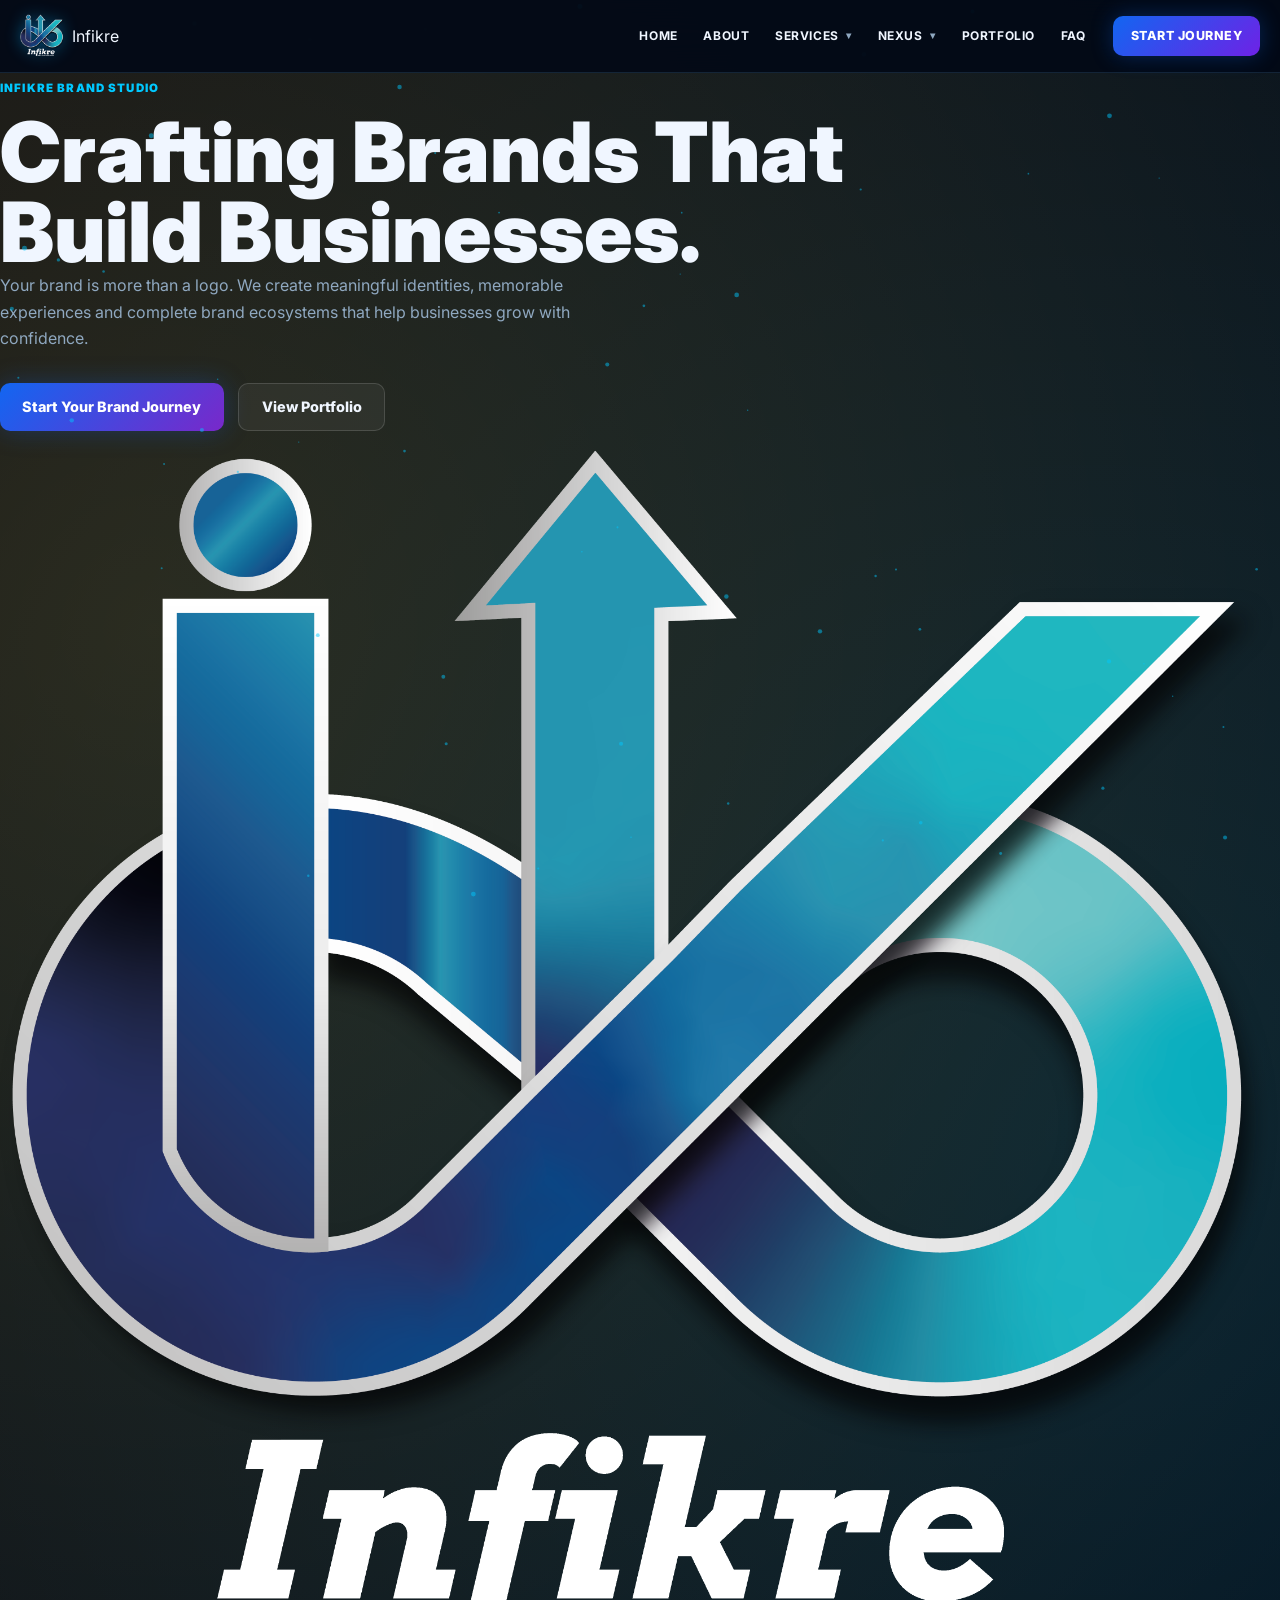
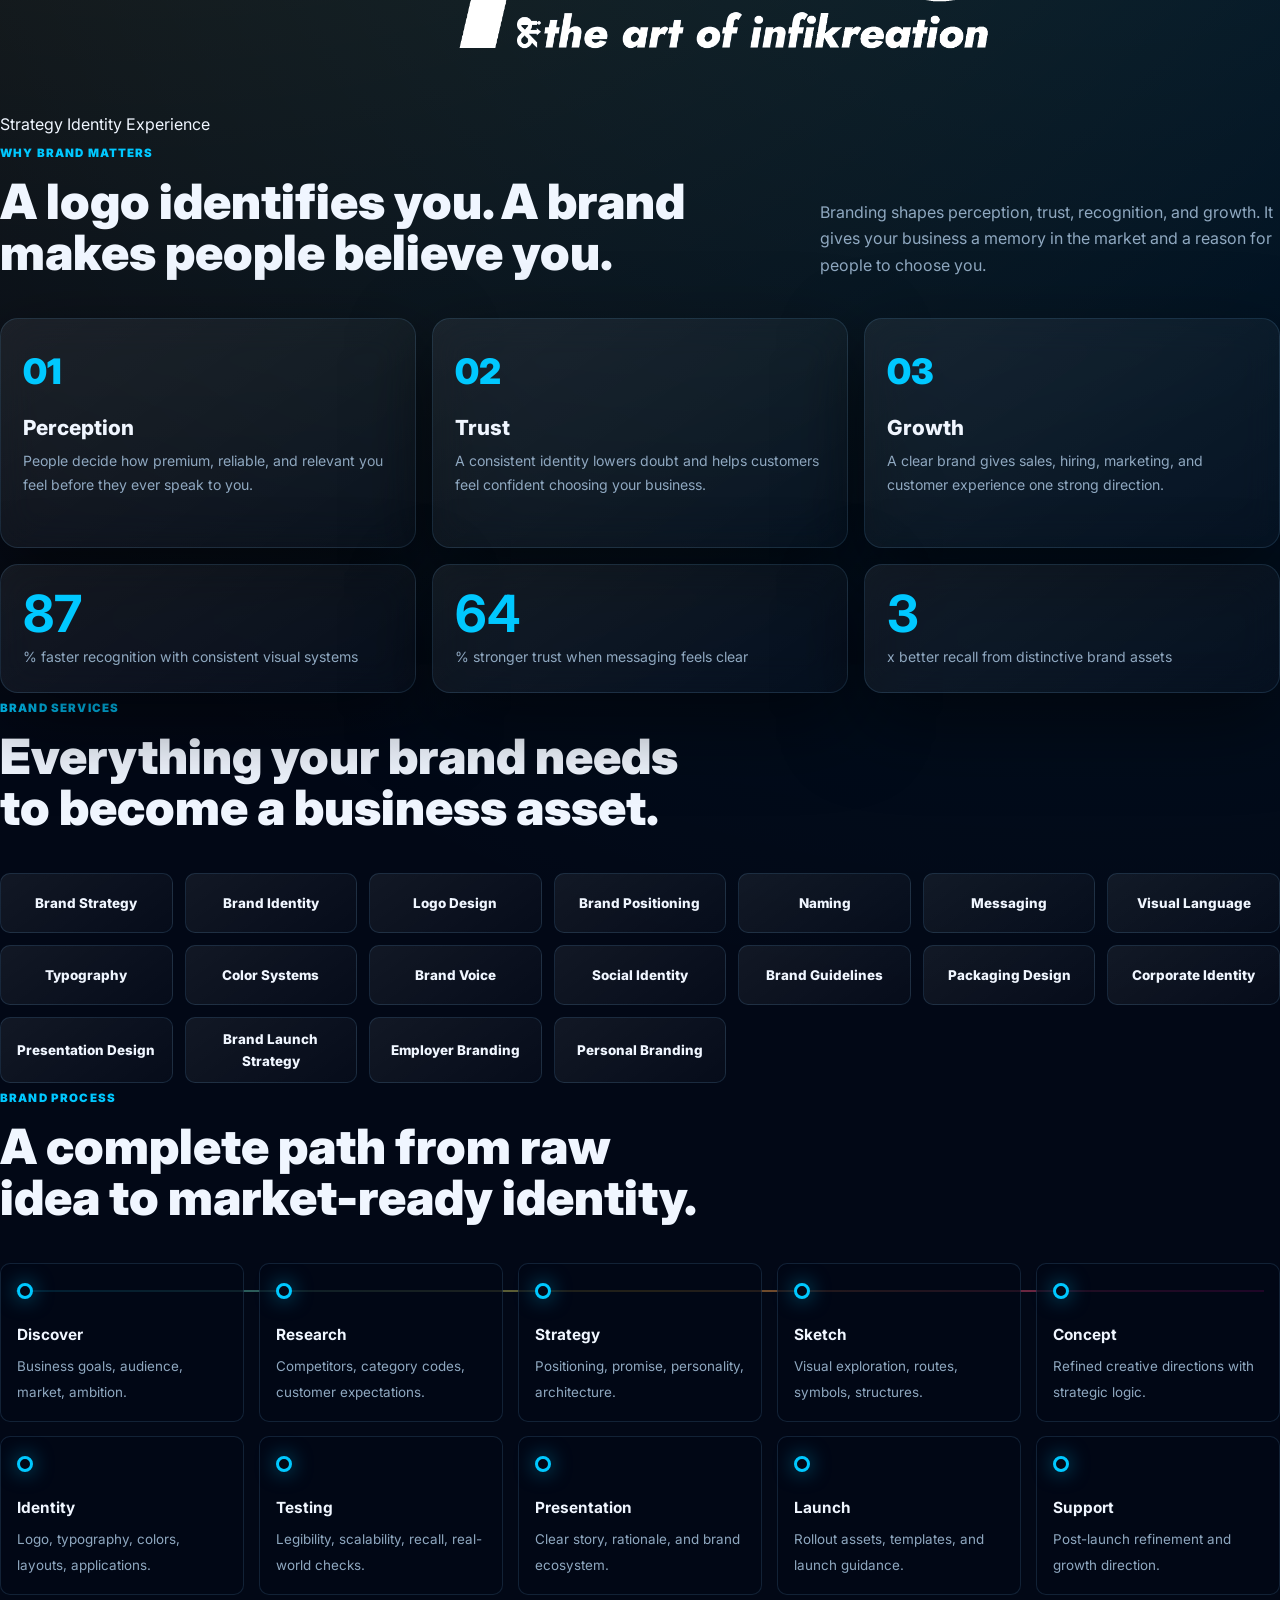
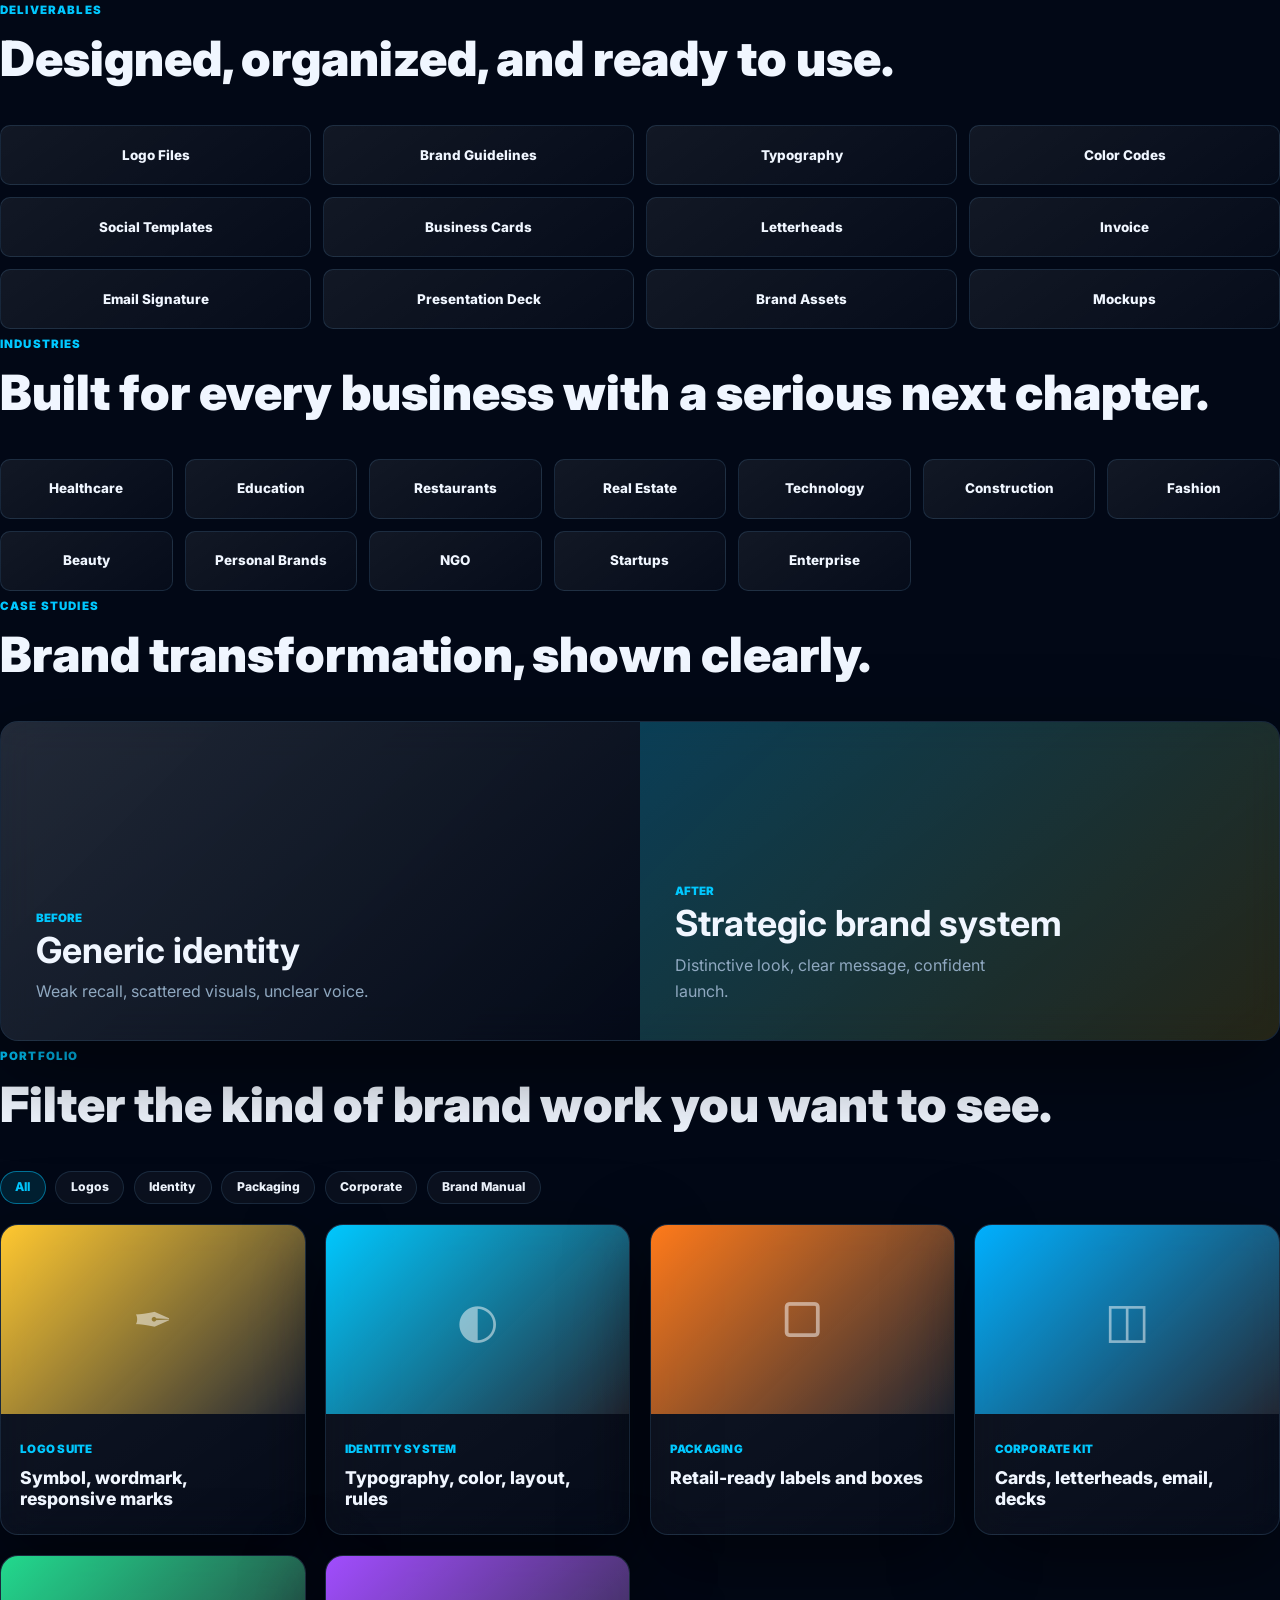
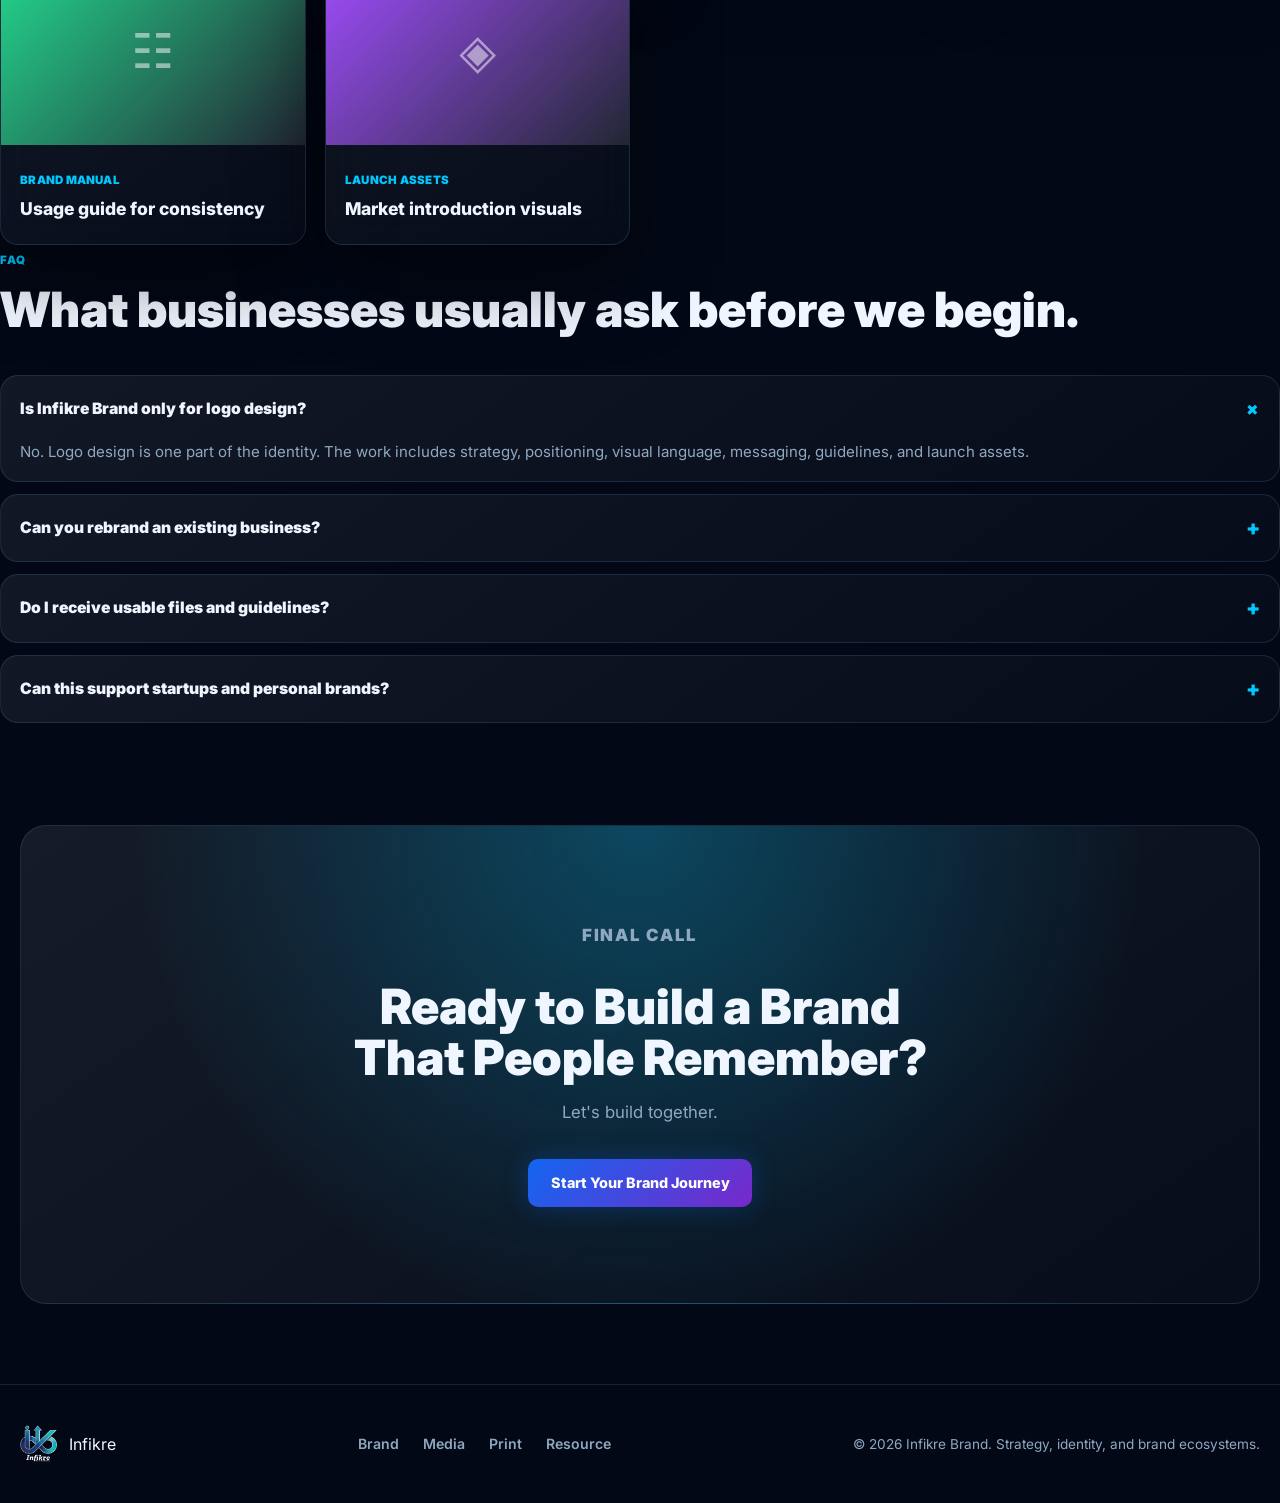
<file: public/brand.html>
<!DOCTYPE html>
<html lang="en">
<head>
  <meta charset="utf-8">
  <meta name="viewport" content="width=device-width, initial-scale=1">
  <title>Infikre Brand | Brand Strategy & Identity Studio - Logo, Visual Identity, Guidelines</title>
  <meta name="description" content="Infikre Brand is a premium brand strategy and identity studio creating complete brand ecosystems, visual identities, logos, brand guidelines, and memorable brand experiences.">
  <meta name="keywords" content="brand identity, logo design, brand strategy, visual identity, brand guidelines, rebranding, brand positioning, corporate identity, Infikre Brand">
  <meta name="author" content="Infikre">
  <meta name="robots" content="index, follow">

  <!-- Open Graph -->
  <meta property="og:type" content="website">
  <meta property="og:url" content="https://infikre.com/brand">
  <meta property="og:title" content="Infikre Brand | Brand Strategy & Identity Studio">
  <meta property="og:description" content="Complete brand ecosystems, not just logos. Strategy, identity, and experiences that make businesses unmistakable.">
  <meta property="og:image" content="infikre-master-visual.png">

  <!-- Twitter -->
  <meta name="twitter:card" content="summary_large_image">
  <meta name="twitter:title" content="Infikre Brand | Brand Strategy & Identity Studio">
  <meta name="twitter:description" content="Complete brand ecosystems, not just logos. Strategy, identity, and experiences.">

  <link rel="canonical" href="https://infikre.com/brand">

  <!-- Fonts -->
  <link rel="preconnect" href="https://fonts.googleapis.com">
  <link rel="preconnect" href="https://fonts.gstatic.com" crossorigin>
  <link href="https://fonts.googleapis.com/css2?family=Inter:wght@400;500;600;700;800;900&display=swap" rel="stylesheet">

  <link rel="stylesheet" href="styles.css">
</head>
<body class="brand-bg">
  <!-- Page Loader -->
  <div class="page-loader" data-page-loader>
    <img src="infikre-logo.png" class="loader-logo" alt="Infikre" onerror="this.style.display='none'">
    <div class="loader-bar-wrap"><div class="loader-bar"></div></div>
    <span class="loader-text">Loading Infikre Brand</span>
  </div>

  <a class="skip-link" href="#main">Skip to content</a>

  <!-- ─────────────────────────────────────────────────────────────
       Header
       ───────────────────────────────────────────────────────────── -->
  <header class="site-header">
    <nav class="nav-shell" aria-label="Main navigation">
      <a class="brand-mark" href="index.html" aria-label="Infikre home">
        <img src="infikre-logo.png" class="logo-img" alt="Infikre Logo" onerror="this.style.display='none'">
        <span class="wordmark">Infikre</span>
      </a>

      <button class="menu-toggle" type="button" aria-expanded="false" aria-controls="primary-menu" aria-label="Open menu">
        <span></span><span></span><span></span>
      </button>

      <ul class="primary-menu" id="primary-menu">
        <li><a href="index.html#home">Home</a></li>
        <li><a href="index.html#about">About</a></li>
        <li class="has-menu">
          <button type="button" aria-expanded="false">Services</button>
          <ul class="dropdown" aria-label="Services">
            <li><a href="brand.html" class="active">Brand</a></li>
            <li><a href="index.html#nexus" data-tab-link="web">Web</a></li>
            <li><a href="media.html">Media</a></li>
            <li><a href="print.html">Print</a></li>
          </ul>
        </li>
        <li class="has-menu">
          <button type="button" aria-expanded="false">Nexus</button>
          <ul class="dropdown" aria-label="Nexus">
            <li><a href="lab.html">Resource</a></li>
            <li><a href="index.html#nexus" data-tab-link="events">Events</a></li>
            <li class="coming-soon"><span>Coming Soon</span></li>
          </ul>
        </li>
        <li><a href="#portfolio">Portfolio</a></li>
        <li><a href="#faq">FAQ</a></li>
      </ul>

      <a class="talk-btn" href="#contact">Start Journey</a>
    </nav>
  </header>

  <main id="main">
    <!-- ─────────────────────────────────────────────────────────────
         Brand Hero
         ───────────────────────────────────────────────────────────── -->
    <section class="brand-hero" id="top" aria-labelledby="brand-hero-title">
      <canvas class="particle-canvas" aria-hidden="true"></canvas>
      <div class="brand-mesh" aria-hidden="true"></div>

      <div class="brand-hero-copy">
        <p class="section-kicker">Infikre Brand Studio</p>
        <h1 id="brand-hero-title">Crafting Brands That Build Businesses.</h1>
        <p class="lead" style="color:var(--muted); max-width: 620px; margin-bottom: 2rem;">Your brand is more than a logo. We create meaningful identities, memorable experiences and complete brand ecosystems that help businesses grow with confidence.</p>
        <div class="hero-actions">
          <a class="btn btn-primary" href="#contact">Start Your Brand Journey</a>
          <a class="btn btn-outline" href="#portfolio">View Portfolio</a>
        </div>
      </div>

      <div class="brand-emblem" data-tilt data-parallax>
        <div class="emblem-glow" aria-hidden="true"></div>
        <img src="infikre-logo.png" alt="Infikre Brand" onerror="this.style.display='none'">
        <span class="brand-tag">Strategy</span>
        <span class="brand-tag">Identity</span>
        <span class="brand-tag">Experience</span>
      </div>
    </section>

    <!-- ─────────────────────────────────────────────────────────────
         Why Brand Matters
         ───────────────────────────────────────────────────────────── -->
    <section class="brand-section reveal" aria-labelledby="matters-title">
      <div class="section-heading">
        <div>
          <p class="section-kicker">Why brand matters</p>
          <h2 id="matters-title">A logo identifies you. A brand makes people believe you.</h2>
        </div>
        <p style="color:var(--muted); max-width: 460px;">Branding shapes perception, trust, recognition, and growth. It gives your business a memory in the market and a reason for people to choose you.</p>
      </div>

      <div class="matters-grid">
        <article class="card lux-card reveal">
          <span style="color:var(--cyan); font-size: 2.2rem; font-weight: 900; display: block; margin-bottom: 1rem;">01</span>
          <h3>Perception</h3>
          <p>People decide how premium, reliable, and relevant you feel before they ever speak to you.</p>
        </article>
        <article class="card lux-card reveal">
          <span style="color:var(--cyan); font-size: 2.2rem; font-weight: 900; display: block; margin-bottom: 1rem;">02</span>
          <h3>Trust</h3>
          <p>A consistent identity lowers doubt and helps customers feel confident choosing your business.</p>
        </article>
        <article class="card lux-card reveal">
          <span style="color:var(--cyan); font-size: 2.2rem; font-weight: 900; display: block; margin-bottom: 1rem;">03</span>
          <h3>Growth</h3>
          <p>A clear brand gives sales, hiring, marketing, and customer experience one strong direction.</p>
        </article>
      </div>

      <div class="stats-row reveal" aria-label="Brand impact statistics">
        <div class="card stat-card">
          <strong data-counter="87">0</strong>
          <span>% faster recognition with consistent visual systems</span>
        </div>
        <div class="card stat-card">
          <strong data-counter="64">0</strong>
          <span>% stronger trust when messaging feels clear</span>
        </div>
        <div class="card stat-card">
          <strong data-counter="3">0</strong>
          <span>x better recall from distinctive brand assets</span>
        </div>
      </div>
    </section>

    <!-- ─────────────────────────────────────────────────────────────
         Brand Services
         ───────────────────────────────────────────────────────────── -->
    <section class="brand-section reveal" id="services" aria-labelledby="services-title">
      <div class="section-heading">
        <div>
          <p class="section-kicker">Brand services</p>
          <h2 id="services-title">Everything your brand needs to become a business asset.</h2>
        </div>
      </div>
      <div class="tag-cloud">
        <span>Brand Strategy</span><span>Brand Identity</span><span>Logo Design</span><span>Brand Positioning</span>
        <span>Naming</span><span>Messaging</span><span>Visual Language</span><span>Typography</span>
        <span>Color Systems</span><span>Brand Voice</span><span>Social Identity</span><span>Brand Guidelines</span>
        <span>Packaging Design</span><span>Corporate Identity</span><span>Presentation Design</span><span>Brand Launch Strategy</span>
        <span>Employer Branding</span><span>Personal Branding</span>
      </div>
    </section>

    <!-- ─────────────────────────────────────────────────────────────
         Process
         ───────────────────────────────────────────────────────────── -->
    <section class="brand-section reveal" id="process" aria-labelledby="process-title">
      <div class="section-heading">
        <div>
          <p class="section-kicker">Brand process</p>
          <h2 id="process-title">A complete path from raw idea to market-ready identity.</h2>
        </div>
      </div>
      <ol class="timeline reveal">
        <li><strong>Discover</strong><span>Business goals, audience, market, ambition.</span></li>
        <li><strong>Research</strong><span>Competitors, category codes, customer expectations.</span></li>
        <li><strong>Strategy</strong><span>Positioning, promise, personality, architecture.</span></li>
        <li><strong>Sketch</strong><span>Visual exploration, routes, symbols, structures.</span></li>
        <li><strong>Concept</strong><span>Refined creative directions with strategic logic.</span></li>
        <li><strong>Identity</strong><span>Logo, typography, colors, layouts, applications.</span></li>
        <li><strong>Testing</strong><span>Legibility, scalability, recall, real-world checks.</span></li>
        <li><strong>Presentation</strong><span>Clear story, rationale, and brand ecosystem.</span></li>
        <li><strong>Launch</strong><span>Rollout assets, templates, and launch guidance.</span></li>
        <li><strong>Support</strong><span>Post-launch refinement and growth direction.</span></li>
      </ol>
    </section>

    <!-- ─────────────────────────────────────────────────────────────
         Deliverables
         ───────────────────────────────────────────────────────────── -->
    <section class="brand-section reveal" aria-labelledby="deliverables-title">
      <div class="section-heading">
        <div>
          <p class="section-kicker">Deliverables</p>
          <h2 id="deliverables-title">Designed, organized, and ready to use.</h2>
        </div>
      </div>
      <div class="tag-cloud" style="grid-template-columns: repeat(4, minmax(0, 1fr));">
        <span>Logo Files</span><span>Brand Guidelines</span><span>Typography</span><span>Color Codes</span>
        <span>Social Templates</span><span>Business Cards</span><span>Letterheads</span><span>Invoice</span>
        <span>Email Signature</span><span>Presentation Deck</span><span>Brand Assets</span><span>Mockups</span>
      </div>
    </section>

    <!-- ─────────────────────────────────────────────────────────────
         Industries
         ───────────────────────────────────────────────────────────── -->
    <section class="brand-section reveal" aria-labelledby="industries-title">
      <div class="section-heading">
        <div>
          <p class="section-kicker">Industries</p>
          <h2 id="industries-title">Built for every business with a serious next chapter.</h2>
        </div>
      </div>
      <div class="tag-cloud">
        <span>Healthcare</span><span>Education</span><span>Restaurants</span><span>Real Estate</span>
        <span>Technology</span><span>Construction</span><span>Fashion</span><span>Beauty</span>
        <span>Personal Brands</span><span>NGO</span><span>Startups</span><span>Enterprise</span>
      </div>
    </section>

    <!-- ─────────────────────────────────────────────────────────────
         Before / After
         ───────────────────────────────────────────────────────────── -->
    <section class="brand-section reveal" aria-labelledby="case-title">
      <div class="section-heading">
        <div>
          <p class="section-kicker">Case studies</p>
          <h2 id="case-title">Brand transformation, shown clearly.</h2>
        </div>
      </div>
      <div class="card ba-wrap">
        <div class="ba-side before">
          <span>Before</span>
          <strong>Generic identity</strong>
          <p>Weak recall, scattered visuals, unclear voice.</p>
        </div>
        <div class="ba-side after">
          <span>After</span>
          <strong>Strategic brand system</strong>
          <p>Distinctive look, clear message, confident launch.</p>
        </div>
      </div>
    </section>

    <!-- ─────────────────────────────────────────────────────────────
         Portfolio - Rectangular Cards
         ───────────────────────────────────────────────────────────── -->
    <section class="brand-section reveal" id="portfolio" aria-labelledby="brand-portfolio-title">
      <div class="section-heading">
        <div>
          <p class="section-kicker">Portfolio</p>
          <h2 id="brand-portfolio-title">Filter the kind of brand work you want to see.</h2>
        </div>
      </div>
      <div class="filter-bar" aria-label="Portfolio filters">
        <button class="filter-btn active" type="button" data-filter="all">All</button>
        <button class="filter-btn" type="button" data-filter="logos">Logos</button>
        <button class="filter-btn" type="button" data-filter="identity">Identity</button>
        <button class="filter-btn" type="button" data-filter="packaging">Packaging</button>
        <button class="filter-btn" type="button" data-filter="corporate">Corporate</button>
        <button class="filter-btn" type="button" data-filter="manual">Brand Manual</button>
      </div>
      <div class="portfolio-grid-rect">
        <article class="card portfolio-card-rect reveal" data-category="logos identity">
          <div class="portfolio-thumb">
            <div class="portfolio-placeholder" style="background: linear-gradient(135deg, var(--gold), rgba(255,255,255,.1));">
              <span>✒</span>
            </div>
          </div>
          <div class="portfolio-content">
            <span class="portfolio-tag">Logo Suite</span>
            <h3>Symbol, wordmark, responsive marks</h3>
          </div>
        </article>
        <article class="card portfolio-card-rect reveal" data-category="identity manual">
          <div class="portfolio-thumb">
            <div class="portfolio-placeholder" style="background: linear-gradient(135deg, var(--cyan), rgba(255,255,255,.1));">
              <span>◐</span>
            </div>
          </div>
          <div class="portfolio-content">
            <span class="portfolio-tag">Identity System</span>
            <h3>Typography, color, layout, rules</h3>
          </div>
        </article>
        <article class="card portfolio-card-rect reveal" data-category="packaging">
          <div class="portfolio-thumb">
            <div class="portfolio-placeholder" style="background: linear-gradient(135deg, var(--orange), rgba(255,255,255,.1));">
              <span>▢</span>
            </div>
          </div>
          <div class="portfolio-content">
            <span class="portfolio-tag">Packaging</span>
            <h3>Retail-ready labels and boxes</h3>
          </div>
        </article>
        <article class="card portfolio-card-rect reveal" data-category="corporate identity">
          <div class="portfolio-thumb">
            <div class="portfolio-placeholder" style="background: linear-gradient(135deg, var(--web), rgba(255,255,255,.1));">
              <span>◫</span>
            </div>
          </div>
          <div class="portfolio-content">
            <span class="portfolio-tag">Corporate Kit</span>
            <h3>Cards, letterheads, email, decks</h3>
          </div>
        </article>
        <article class="card portfolio-card-rect reveal" data-category="manual">
          <div class="portfolio-thumb">
            <div class="portfolio-placeholder" style="background: linear-gradient(135deg, var(--green), rgba(255,255,255,.1));">
              <span>☷</span>
            </div>
          </div>
          <div class="portfolio-content">
            <span class="portfolio-tag">Brand Manual</span>
            <h3>Usage guide for consistency</h3>
          </div>
        </article>
        <article class="card portfolio-card-rect reveal" data-category="logos corporate">
          <div class="portfolio-thumb">
            <div class="portfolio-placeholder" style="background: linear-gradient(135deg, var(--media), rgba(255,255,255,.1));">
              <span>◈</span>
            </div>
          </div>
          <div class="portfolio-content">
            <span class="portfolio-tag">Launch Assets</span>
            <h3>Market introduction visuals</h3>
          </div>
        </article>
      </div>
    </section>

    <!-- ─────────────────────────────────────────────────────────────
         FAQ
       ───────────────────────────────────────────────────────────── -->
    <section class="brand-section reveal" id="faq" aria-labelledby="faq-title">
      <div class="section-heading">
        <div>
          <p class="section-kicker">FAQ</p>
          <h2 id="faq-title">What businesses usually ask before we begin.</h2>
        </div>
      </div>
      <div class="faq-list">
        <details open>
          <summary>Is Infikre Brand only for logo design?</summary>
          <p>No. Logo design is one part of the identity. The work includes strategy, positioning, visual language, messaging, guidelines, and launch assets.</p>
        </details>
        <details>
          <summary>Can you rebrand an existing business?</summary>
          <p>Yes. We audit what exists, protect valuable equity, and rebuild the system so the brand feels sharper, clearer, and ready for growth.</p>
        </details>
        <details>
          <summary>Do I receive usable files and guidelines?</summary>
          <p>Yes. Deliverables are organized for print, digital, social, presentations, and internal use, with clear guidance for consistency.</p>
        </details>
        <details>
          <summary>Can this support startups and personal brands?</summary>
          <p>Yes. The process scales from personal brands and startups to enterprise identity systems.</p>
        </details>
      </div>
    </section>

    <!-- ─────────────────────────────────────────────────────────────
         CTA
       ───────────────────────────────────────────────────────────── -->
    <section class="brand-cta reveal" id="contact" aria-labelledby="brand-cta-title">
      <p class="section-kicker">Final call</p>
      <h2 id="brand-cta-title">Ready to Build a Brand That People Remember?</h2>
      <p>Let&apos;s build together.</p>
      <a class="btn btn-primary" href="mailto:hello@infikre.com">Start Your Brand Journey</a>
    </section>
  </main>

  <!-- ─────────────────────────────────────────────────────────────
       Footer
       ───────────────────────────────────────────────────────────── -->
  <footer class="site-footer">
    <div class="footer-inner">
      <div class="footer-brand">
        <img src="infikre-logo.png" class="logo-img" alt="Infikre Logo" onerror="this.style.display='none'">
        <span class="wordmark">Infikre</span>
      </div>
      <div class="footer-links">
        <a href="brand.html">Brand</a>
        <a href="media.html">Media</a>
        <a href="print.html">Print</a>
        <a href="lab.html">Resource</a>
      </div>
      <p class="footer-copy">© 2026 Infikre Brand. Strategy, identity, and brand ecosystems.</p>
    </div>
  </footer>

  <button class="back-to-top" type="button" aria-label="Back to top" style="display:none;">
    <svg width="18" height="18" viewBox="0 0 24 24" fill="none" stroke="currentColor" stroke-width="2.5" stroke-linecap="round" stroke-linejoin="round">
      <path d="M18 15l-6-6-6 6"/>
    </svg>
  </button>

  <script src="script.js"></script>
</body>
</html>
</file>
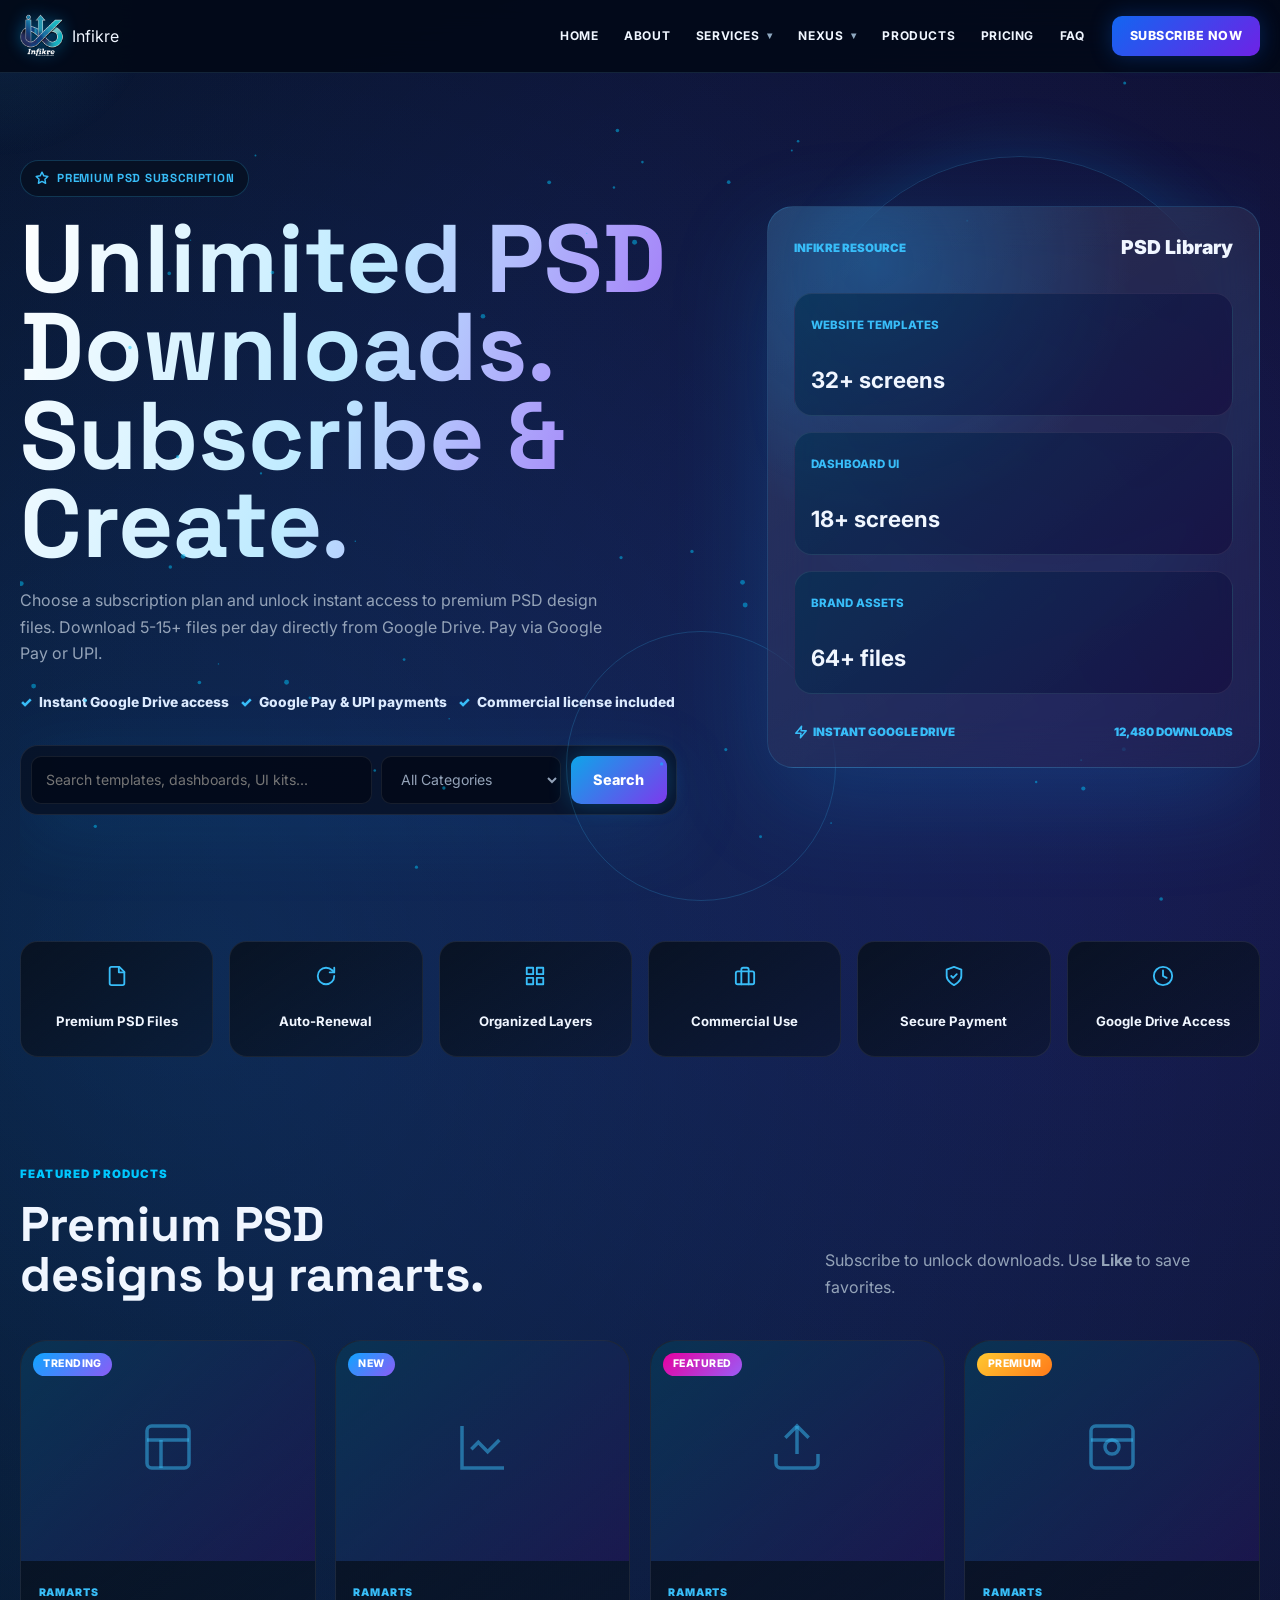
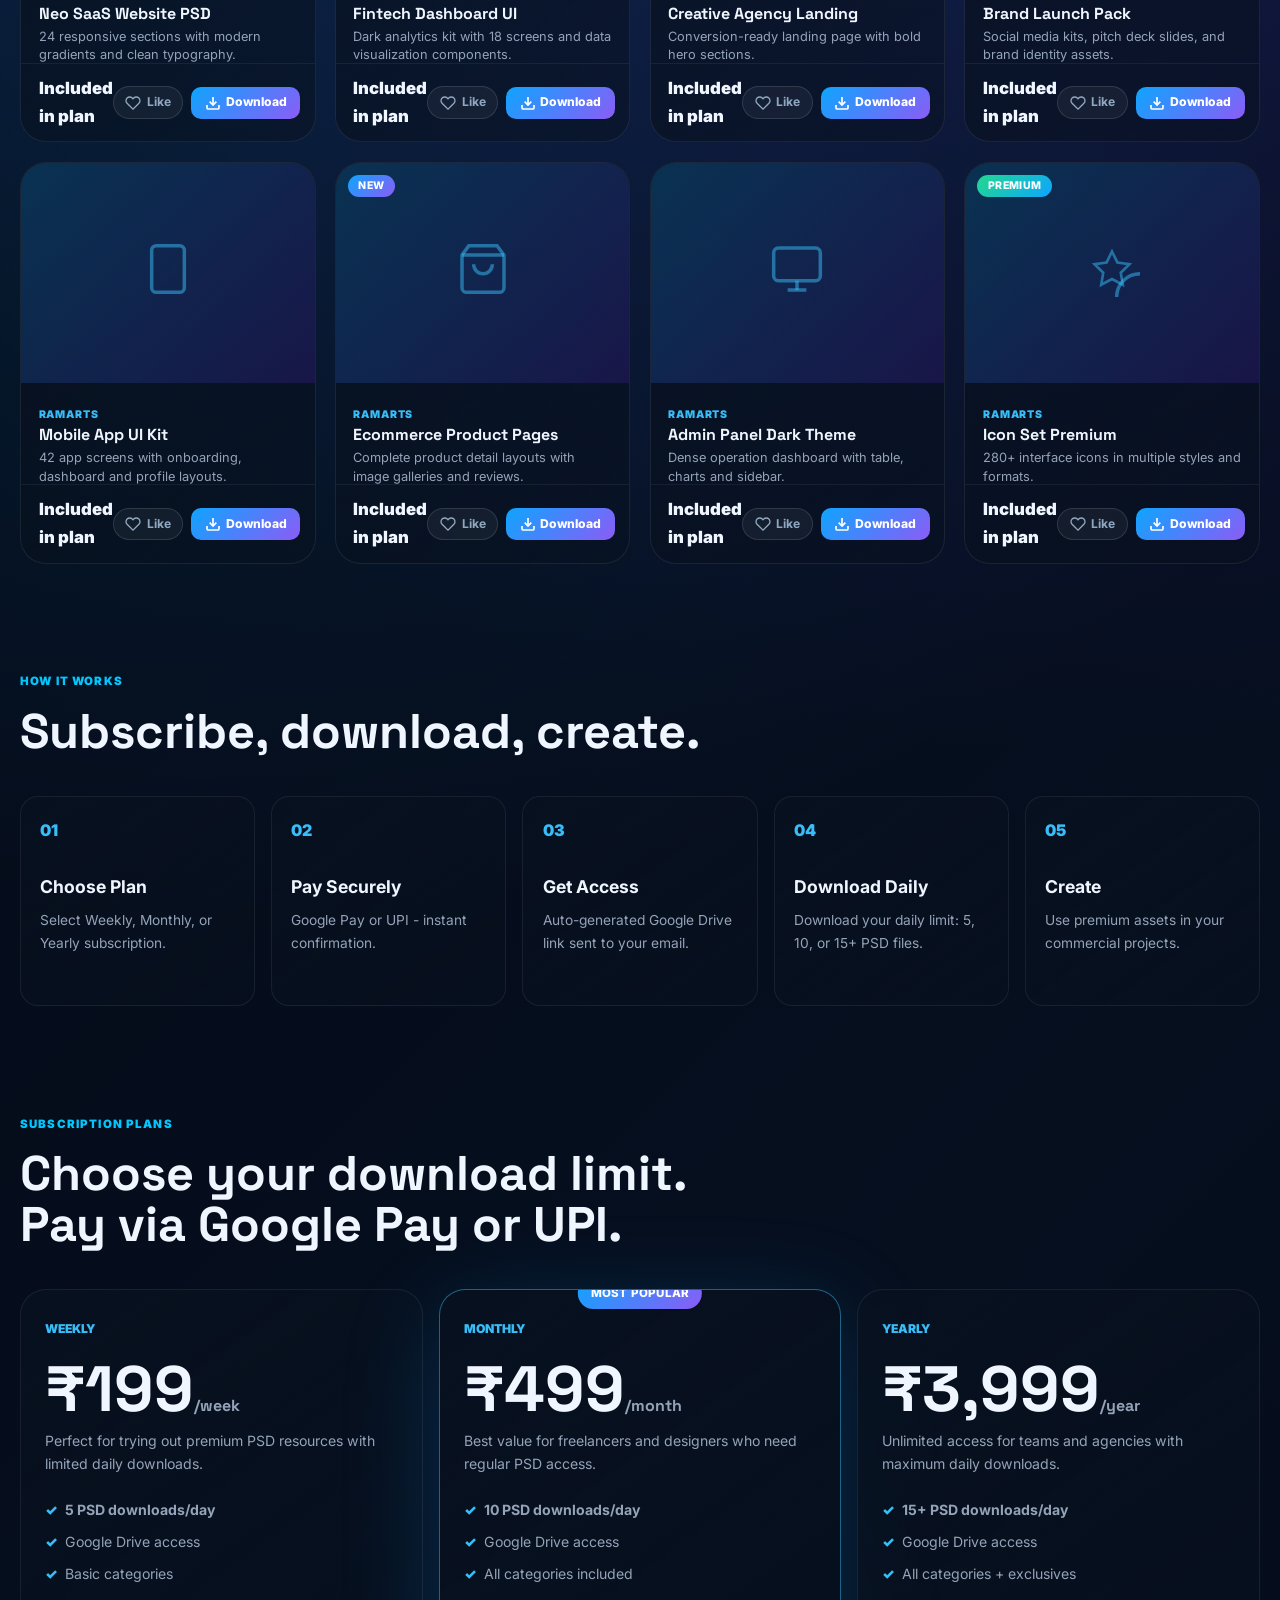
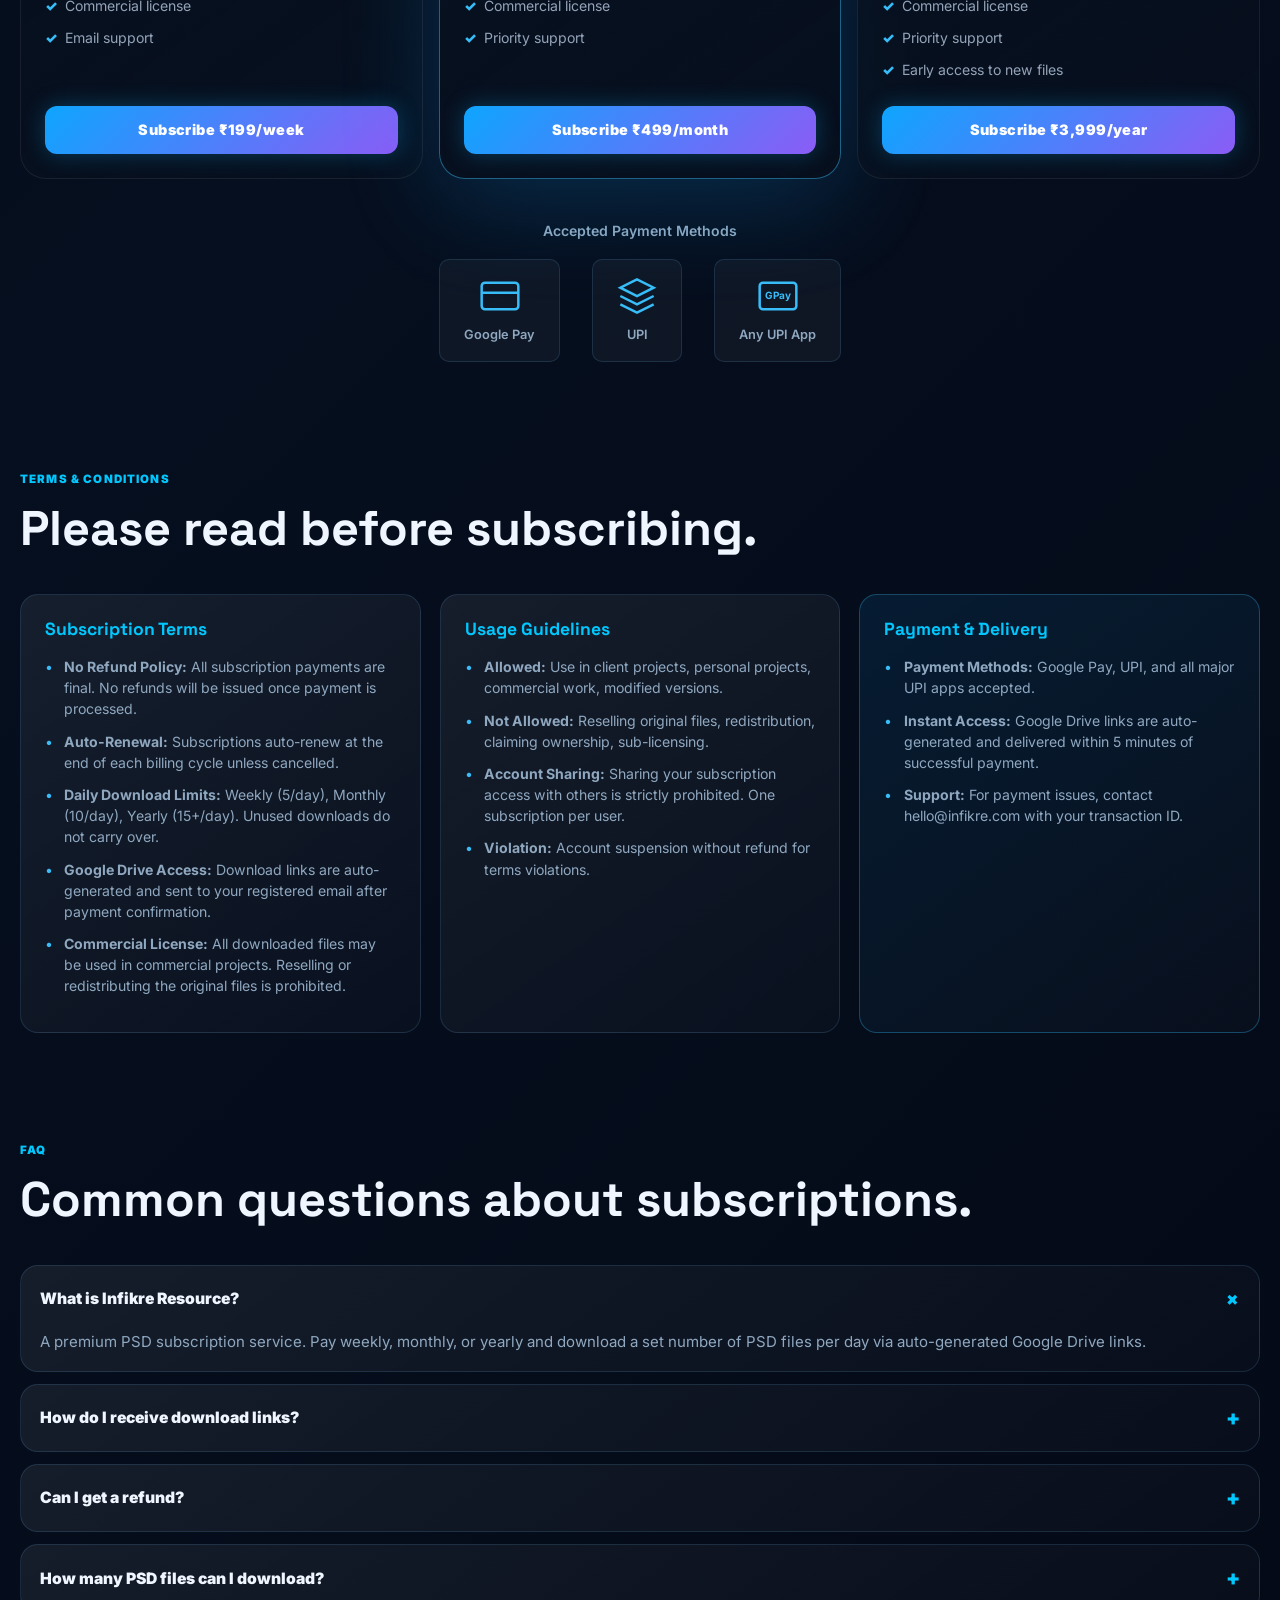
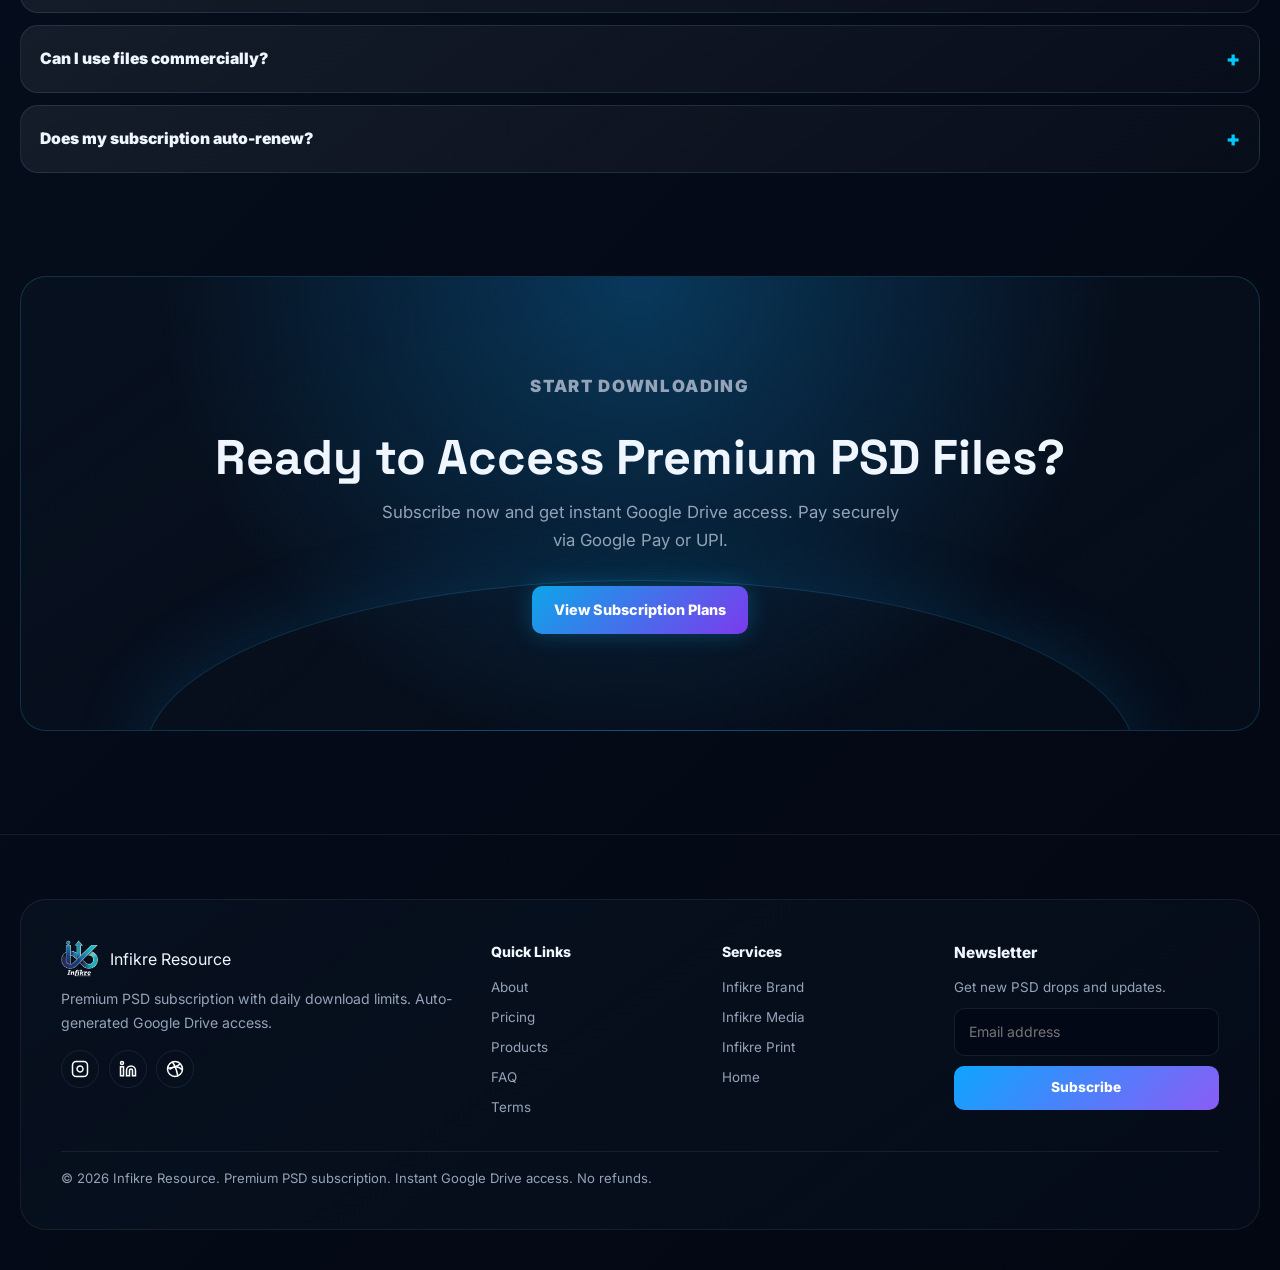
<file: public/lab.html>
<!DOCTYPE html>
<html lang="en">
<head>
  <meta charset="utf-8">
  <meta name="viewport" content="width=device-width, initial-scale=1">
  <title>Infikre Resource | Premium PSD Downloads - Subscription Plans</title>
  <meta name="description" content="Infikre Resource is a premium PSD subscription service with weekly, monthly, and yearly plans. Download 5-15+ PSD files per day. Pay via Google Pay or UPI. Instant Google Drive access.">
  <meta name="keywords" content="PSD subscription, design resources, website templates, dashboard UI, mobile UI kits, brand assets, premium designs, ramarts, Infikre Resource">
  <meta name="author" content="Infikre">
  <meta name="robots" content="index, follow">

  <!-- Open Graph -->
  <meta property="og:type" content="website">
  <meta property="og:url" content="https://infikre.com/resource">
  <meta property="og:title" content="Infikre Resource | Premium PSD Subscription">
  <meta property="og:description" content="Subscribe and download premium PSD files. Weekly, monthly, and yearly plans with Google Drive access.">
  <meta property="og:image" content="infikre-master-visual.png">

  <!-- Twitter -->
  <meta name="twitter:card" content="summary_large_image">
  <meta name="twitter:title" content="Infikre Resource | Premium PSD Subscription">
  <meta name="twitter:description" content="Subscribe and download premium PSD files with instant Google Drive access.">

  <link rel="canonical" href="https://infikre.com/resource">

  <!-- Fonts -->
  <link rel="preconnect" href="https://fonts.googleapis.com">
  <link rel="preconnect" href="https://fonts.gstatic.com" crossorigin>
  <link href="https://fonts.googleapis.com/css2?family=Inter:wght@400;500;600;700;800;900&family=Space+Grotesk:wght@500;600;700&display=swap" rel="stylesheet">

  <link rel="stylesheet" href="styles.css">
</head>
<body class="lab-bg">
  <!-- Logo Intro Animation -->
  <div class="logo-intro" data-logo-intro>
    <div class="intro-content">
      <img src="infikre-logo.png" class="intro-logo" alt="Infikre" onerror="this.style.display='none'">
      <div class="intro-glow"></div>
    </div>
  </div>

  <!-- Page Loader -->
  <div class="lab-loader" data-page-loader>
    <img src="infikre-logo.png" class="loader-logo" alt="Infikre" onerror="this.style.display='none'">
    <div class="loader-bar-wrap"><div class="loader-bar"></div></div>
    <span class="ll-text">Loading Infikre Resource</span>
  </div>

  <a class="skip-link" href="#main">Skip to content</a>
  <div class="page-progress" aria-hidden="true"></div>
  <div class="cursor-glow" aria-hidden="true"></div>

  <!-- ─────────────────────────────────────────────────────────────
       Header
       ───────────────────────────────────────────────────────────── -->
  <header class="site-header">
    <nav class="nav-shell" aria-label="Main navigation">
      <a class="brand-mark" href="index.html" aria-label="Infikre home">
        <img src="infikre-logo.png" class="logo-img" alt="Infikre Logo" onerror="this.style.display='none'">
        <span class="wordmark">Infikre</span>
      </a>

      <button class="menu-toggle" type="button" aria-expanded="false" aria-controls="primary-menu" aria-label="Open menu">
        <span></span><span></span><span></span>
      </button>

      <ul class="primary-menu" id="primary-menu">
        <li><a href="index.html#home">Home</a></li>
        <li><a href="index.html#about">About</a></li>
        <li class="has-menu">
          <button type="button" aria-expanded="false">Services</button>
          <ul class="dropdown" aria-label="Services">
            <li><a href="brand.html">Brand</a></li>
            <li><a href="index.html#nexus" data-tab-link="web">Web</a></li>
            <li><a href="media.html">Media</a></li>
            <li><a href="print.html">Print</a></li>
          </ul>
        </li>
        <li class="has-menu">
          <button type="button" aria-expanded="false">Nexus</button>
          <ul class="dropdown" aria-label="Nexus">
            <li><a href="lab.html" class="active">Resource</a></li>
            <li><a href="index.html#nexus" data-tab-link="events">Events</a></li>
            <li class="coming-soon"><span>Coming Soon</span></li>
          </ul>
        </li>
        <li><a href="#products">Products</a></li>
        <li><a href="#pricing">Pricing</a></li>
        <li><a href="#faq">FAQ</a></li>
      </ul>

      <a class="talk-btn" href="#pricing">Subscribe Now</a>
    </nav>
  </header>

  <main id="main">
    <!-- ─────────────────────────────────────────────────────────────
         Resource Hero
         ───────────────────────────────────────────────────────────── -->
    <section class="lab-hero" id="about" aria-labelledby="lab-title">
      <canvas class="particle-canvas" aria-hidden="true"></canvas>
      <div class="lab-rings" aria-hidden="true"></div>

      <div class="lab-hero-copy">
        <span class="lab-badge-chip">
          <svg width="14" height="14" viewBox="0 0 24 24" fill="none" stroke="currentColor" stroke-width="2.5" stroke-linecap="round" stroke-linejoin="round" style="color:var(--lab-glow);">
            <polygon points="12 2 15.09 8.26 22 9.27 17 14.14 18.18 21.02 12 17.77 5.82 21.02 7 14.14 2 9.27 8.91 8.26 12 2"/>
          </svg>
          Premium PSD Subscription
        </span>
        <h1 id="lab-title">Unlimited PSD Downloads.<br>Subscribe &amp; Create.</h1>
        <p style="color:#94a3b8; max-width: 600px; margin-bottom: 1.5rem;">Choose a subscription plan and unlock instant access to premium PSD design files. Download 5-15+ files per day directly from Google Drive. Pay via Google Pay or UPI.</p>

        <ul class="lab-checks">
          <li>Instant Google Drive access</li>
          <li>Google Pay &amp; UPI payments</li>
          <li>Commercial license included</li>
        </ul>

        <form class="lab-search" data-lab-search-form>
          <label class="sr-only" for="lab-search-input">Search product categories</label>
          <input id="lab-search-input" type="search" placeholder="Search templates, dashboards, UI kits..." data-lab-search>
          <select aria-label="Choose category" data-lab-select>
            <option value="all">All Categories</option>
            <option value="website">Website</option>
            <option value="dashboard">Dashboard</option>
            <option value="mobile">Mobile UI</option>
            <option value="brand">Brand Assets</option>
          </select>
          <button class="btn btn-buy" type="submit">Search</button>
        </form>
      </div>

      <div class="lab-hero-card" data-tilt>
        <div class="lhc-top">
          <span>Infikre Resource</span>
          <strong>PSD Library</strong>
        </div>
        <div class="lhc-stack">
          <article><span>Website Templates</span><strong>32+ screens</strong></article>
          <article><span>Dashboard UI</span><strong>18+ screens</strong></article>
          <article><span>Brand Assets</span><strong>64+ files</strong></article>
        </div>
        <div class="lhc-dl">
          <span style="display:flex;align-items:center;gap:.35rem;">
            <svg width="14" height="14" viewBox="0 0 24 24" fill="none" stroke="currentColor" stroke-width="2.5" stroke-linecap="round" stroke-linejoin="round" style="color:var(--lab-glow);">
              <polygon points="13 2 3 14 12 14 11 22 21 10 12 10 13 2"/>
            </svg>
            Instant Google Drive
          </span>
          <span data-download-count>Auto-generated links</span>
        </div>
      </div>
    </section>

    <!-- Feature bar -->
    <div class="lab-feature-bar">
      <div class="lab-feature-item">
        <svg width="22" height="22" viewBox="0 0 24 24" fill="none" stroke="currentColor" stroke-width="2" stroke-linecap="round" stroke-linejoin="round"><path d="M14.5 2H6a2 2 0 0 0-2 2v16a2 2 0 0 0 2 2h12a2 2 0 0 0 2-2V7.5L14.5 2z"/><polyline points="14,2 14,8 20,8"/></svg>
        <span>Premium PSD Files</span>
      </div>
      <div class="lab-feature-item">
        <svg width="22" height="22" viewBox="0 0 24 24" fill="none" stroke="currentColor" stroke-width="2" stroke-linecap="round" stroke-linejoin="round"><path d="M21 12a9 9 0 1 1-9-9c2.52 0 4.93 1 6.74 2.74L21 8"/><path d="M21 3v5h-5"/></svg>
        <span>Auto-Renewal</span>
      </div>
      <div class="lab-feature-item">
        <svg width="22" height="22" viewBox="0 0 24 24" fill="none" stroke="currentColor" stroke-width="2" stroke-linecap="round" stroke-linejoin="round"><rect x="3" y="3" width="7" height="7"/><rect x="14" y="3" width="7" height="7"/><rect x="14" y="14" width="7" height="7"/><rect x="3" y="14" width="7" height="7"/></svg>
        <span>Organized Layers</span>
      </div>
      <div class="lab-feature-item">
        <svg width="22" height="22" viewBox="0 0 24 24" fill="none" stroke="currentColor" stroke-width="2" stroke-linecap="round" stroke-linejoin="round"><rect x="2" y="7" width="20" height="14" rx="2" ry="2"/><path d="M16 21V5a2 2 0 0 0-2-2h-4a2 2 0 0 0-2 2v16"/></svg>
        <span>Commercial Use</span>
      </div>
      <div class="lab-feature-item">
        <svg width="22" height="22" viewBox="0 0 24 24" fill="none" stroke="currentColor" stroke-width="2" stroke-linecap="round" stroke-linejoin="round"><path d="M12 22s8-4 8-10V5l-8-3-8 3v7c0 6 8 10 8 10z"/><path d="m9 12 2 2 4-4"/></svg>
        <span>Secure Payment</span>
      </div>
      <div class="lab-feature-item">
        <svg width="22" height="22" viewBox="0 0 24 24" fill="none" stroke="currentColor" stroke-width="2" stroke-linecap="round" stroke-linejoin="round"><circle cx="12" cy="12" r="10"/><polyline points="12 6 12 12 16 14"/></svg>
        <span>Google Drive Access</span>
      </div>
    </div>

    <!-- ─────────────────────────────────────────────────────────────
         PSD Products Grid (ramarts)
         ───────────────────────────────────────────────────────────── -->
    <section class="lab-section" id="products" aria-labelledby="products-title">
      <div class="section-heading">
        <div>
          <p class="section-kicker">Featured Products</p>
          <h2 id="products-title">Premium PSD designs by ramarts.</h2>
        </div>
        <p style="color:#94a3b8;">Subscribe to unlock downloads. Use <strong>Like</strong> to save favorites.</p>
      </div>

      <div class="products-grid">
        <!-- Product 1 -->
        <article class="product-card">
          <div class="product-thumb">
            <span class="product-thumb-icon">
              <svg viewBox="0 0 24 24" fill="none" stroke="currentColor" stroke-width="1.5"><rect x="3" y="3" width="18" height="18" rx="2"/><path d="M3 9h18"/><path d="M9 21V9"/></svg>
            </span>
            <span class="product-badge">Trending</span>
          </div>
          <div class="product-info">
            <span class="product-brand">ramarts</span>
            <h3 class="product-title">Neo SaaS Website PSD</h3>
            <p class="product-desc">24 responsive sections with modern gradients and clean typography.</p>
          </div>
          <div class="product-footer">
            <span class="product-price">Included in plan</span>
            <div class="product-actions">
              <button class="btn-like" aria-label="Add to favorites" data-product="neo-saas">
                <svg width="16" height="16" viewBox="0 0 24 24" fill="none" stroke="currentColor" stroke-width="2"><path d="M20.84 4.61a5.5 5.5 0 0 0-7.78 0L12 5.67l-1.06-1.06a5.5 5.5 0 0 0-7.78 7.78l1.06 1.06L12 21.23l7.78-7.78 1.06-1.06a5.5 5.5 0 0 0 0-7.78z"/></svg>
                Like
              </button>
              <button class="btn-buy-sm" data-subscribe aria-label="Subscribe to download">
                <svg width="16" height="16" viewBox="0 0 24 24" fill="none" stroke="currentColor" stroke-width="2.5"><path d="M21 15v4a2 2 0 0 1-2 2H5a2 2 0 0 1-2-2v-4"/><polyline points="7 10 12 15 17 10"/><line x1="12" y1="15" x2="12" y2="3"/></svg>
                Download
              </button>
            </div>
          </div>
        </article>

        <!-- Product 2 -->
        <article class="product-card">
          <div class="product-thumb">
            <span class="product-thumb-icon">
              <svg viewBox="0 0 24 24" fill="none" stroke="currentColor" stroke-width="1.5"><path d="M3 3v18h18"/><path d="m19 9-5 5-4-4-3 3"/></svg>
            </span>
            <span class="product-badge">New</span>
          </div>
          <div class="product-info">
            <span class="product-brand">ramarts</span>
            <h3 class="product-title">Fintech Dashboard UI</h3>
            <p class="product-desc">Dark analytics kit with 18 screens and data visualization components.</p>
          </div>
          <div class="product-footer">
            <span class="product-price">Included in plan</span>
            <div class="product-actions">
              <button class="btn-like" aria-label="Add to favorites" data-product="fintech-dashboard">
                <svg width="16" height="16" viewBox="0 0 24 24" fill="none" stroke="currentColor" stroke-width="2"><path d="M20.84 4.61a5.5 5.5 0 0 0-7.78 0L12 5.67l-1.06-1.06a5.5 5.5 0 0 0-7.78 7.78l1.06 1.06L12 21.23l7.78-7.78 1.06-1.06a5.5 5.5 0 0 0 0-7.78z"/></svg>
                Like
              </button>
              <button class="btn-buy-sm" data-subscribe aria-label="Subscribe to download">
                <svg width="16" height="16" viewBox="0 0 24 24" fill="none" stroke="currentColor" stroke-width="2.5"><path d="M21 15v4a2 2 0 0 1-2 2H5a2 2 0 0 1-2-2v-4"/><polyline points="7 10 12 15 17 10"/><line x1="12" y1="15" x2="12" y2="3"/></svg>
                Download
              </button>
            </div>
          </div>
        </article>

        <!-- Product 3 -->
        <article class="product-card">
          <div class="product-thumb">
            <span class="product-thumb-icon">
              <svg viewBox="0 0 24 24" fill="none" stroke="currentColor" stroke-width="1.5"><path d="M21 15v4a2 2 0 0 1-2 2H5a2 2 0 0 1-2-2v-4"/><polyline points="17 8 12 3 7 8"/><line x1="12" y1="3" x2="12" y2="15"/></svg>
            </span>
            <span class="product-badge" style="background:linear-gradient(135deg, #e600a0, #9b5cf6);">Featured</span>
          </div>
          <div class="product-info">
            <span class="product-brand">ramarts</span>
            <h3 class="product-title">Creative Agency Landing</h3>
            <p class="product-desc">Conversion-ready landing page with bold hero sections.</p>
          </div>
          <div class="product-footer">
            <span class="product-price">Included in plan</span>
            <div class="product-actions">
              <button class="btn-like" aria-label="Add to favorites" data-product="creative-landing">
                <svg width="16" height="16" viewBox="0 0 24 24" fill="none" stroke="currentColor" stroke-width="2"><path d="M20.84 4.61a5.5 5.5 0 0 0-7.78 0L12 5.67l-1.06-1.06a5.5 5.5 0 0 0-7.78 7.78l1.06 1.06L12 21.23l7.78-7.78 1.06-1.06a5.5 5.5 0 0 0 0-7.78z"/></svg>
                Like
              </button>
              <button class="btn-buy-sm" data-subscribe aria-label="Subscribe to download">
                <svg width="16" height="16" viewBox="0 0 24 24" fill="none" stroke="currentColor" stroke-width="2.5"><path d="M21 15v4a2 2 0 0 1-2 2H5a2 2 0 0 1-2-2v-4"/><polyline points="7 10 12 15 17 10"/><line x1="12" y1="15" x2="12" y2="3"/></svg>
                Download
              </button>
            </div>
          </div>
        </article>

        <!-- Product 4 -->
        <article class="product-card">
          <div class="product-thumb">
            <span class="product-thumb-icon">
              <svg viewBox="0 0 24 24" fill="none" stroke="currentColor" stroke-width="1.5"><rect x="3" y="3" width="18" height="18" rx="2"/><circle cx="12" cy="12" r="3"/><path d="M3 9h18"/></svg>
            </span>
            <span class="product-badge" style="background:linear-gradient(135deg, #ffc830, #ff7a1a);">Premium</span>
          </div>
          <div class="product-info">
            <span class="product-brand">ramarts</span>
            <h3 class="product-title">Brand Launch Pack</h3>
            <p class="product-desc">Social media kits, pitch deck slides, and brand identity assets.</p>
          </div>
          <div class="product-footer">
            <span class="product-price">Included in plan</span>
            <div class="product-actions">
              <button class="btn-like" aria-label="Add to favorites" data-product="brand-launch-pack">
                <svg width="16" height="16" viewBox="0 0 24 24" fill="none" stroke="currentColor" stroke-width="2"><path d="M20.84 4.61a5.5 5.5 0 0 0-7.78 0L12 5.67l-1.06-1.06a5.5 5.5 0 0 0-7.78 7.78l1.06 1.06L12 21.23l7.78-7.78 1.06-1.06a5.5 5.5 0 0 0 0-7.78z"/></svg>
                Like
              </button>
              <button class="btn-buy-sm" data-subscribe aria-label="Subscribe to download">
                <svg width="16" height="16" viewBox="0 0 24 24" fill="none" stroke="currentColor" stroke-width="2.5"><path d="M21 15v4a2 2 0 0 1-2 2H5a2 2 0 0 1-2-2v-4"/><polyline points="7 10 12 15 17 10"/><line x1="12" y1="15" x2="12" y2="3"/></svg>
                Download
              </button>
            </div>
          </div>
        </article>

        <!-- Product 5 -->
        <article class="product-card">
          <div class="product-thumb">
            <span class="product-thumb-icon">
              <svg viewBox="0 0 24 24" fill="none" stroke="currentColor" stroke-width="1.5"><rect x="5" y="2" width="14" height="20" rx="2"/><line x1="12" y1="18" x2="12.01" y2="18"/></svg>
            </span>
          </div>
          <div class="product-info">
            <span class="product-brand">ramarts</span>
            <h3 class="product-title">Mobile App UI Kit</h3>
            <p class="product-desc">42 app screens with onboarding, dashboard and profile layouts.</p>
          </div>
          <div class="product-footer">
            <span class="product-price">Included in plan</span>
            <div class="product-actions">
              <button class="btn-like" aria-label="Add to favorites" data-product="mobile-app-kit">
                <svg width="16" height="16" viewBox="0 0 24 24" fill="none" stroke="currentColor" stroke-width="2"><path d="M20.84 4.61a5.5 5.5 0 0 0-7.78 0L12 5.67l-1.06-1.06a5.5 5.5 0 0 0-7.78 7.78l1.06 1.06L12 21.23l7.78-7.78 1.06-1.06a5.5 5.5 0 0 0 0-7.78z"/></svg>
                Like
              </button>
              <button class="btn-buy-sm" data-subscribe aria-label="Subscribe to download">
                <svg width="16" height="16" viewBox="0 0 24 24" fill="none" stroke="currentColor" stroke-width="2.5"><path d="M21 15v4a2 2 0 0 1-2 2H5a2 2 0 0 1-2-2v-4"/><polyline points="7 10 12 15 17 10"/><line x1="12" y1="15" x2="12" y2="3"/></svg>
                Download
              </button>
            </div>
          </div>
        </article>

        <!-- Product 6 -->
        <article class="product-card">
          <div class="product-thumb">
            <span class="product-thumb-icon">
              <svg viewBox="0 0 24 24" fill="none" stroke="currentColor" stroke-width="1.5"><path d="M6 2L3 6v14a2 2 0 0 0 2 2h14a2 2 0 0 0 2-2V6l-3-4z"/><line x1="3" y1="6" x2="21" y2="6"/><path d="M16 10a4 4 0 0 1-8 0"/></svg>
            </span>
            <span class="product-badge">New</span>
          </div>
          <div class="product-info">
            <span class="product-brand">ramarts</span>
            <h3 class="product-title">Ecommerce Product Pages</h3>
            <p class="product-desc">Complete product detail layouts with image galleries and reviews.</p>
          </div>
          <div class="product-footer">
            <span class="product-price">Included in plan</span>
            <div class="product-actions">
              <button class="btn-like" aria-label="Add to favorites" data-product="ecommerce-pages">
                <svg width="16" height="16" viewBox="0 0 24 24" fill="none" stroke="currentColor" stroke-width="2"><path d="M20.84 4.61a5.5 5.5 0 0 0-7.78 0L12 5.67l-1.06-1.06a5.5 5.5 0 0 0-7.78 7.78l1.06 1.06L12 21.23l7.78-7.78 1.06-1.06a5.5 5.5 0 0 0 0-7.78z"/></svg>
                Like
              </button>
              <button class="btn-buy-sm" data-subscribe aria-label="Subscribe to download">
                <svg width="16" height="16" viewBox="0 0 24 24" fill="none" stroke="currentColor" stroke-width="2.5"><path d="M21 15v4a2 2 0 0 1-2 2H5a2 2 0 0 1-2-2v-4"/><polyline points="7 10 12 15 17 10"/><line x1="12" y1="15" x2="12" y2="3"/></svg>
                Download
              </button>
            </div>
          </div>
        </article>

        <!-- Product 7 -->
        <article class="product-card">
          <div class="product-thumb">
            <span class="product-thumb-icon">
              <svg viewBox="0 0 24 24" fill="none" stroke="currentColor" stroke-width="1.5"><rect x="2" y="3" width="20" height="14" rx="2"/><line x1="8" y1="21" x2="16" y2="21"/><line x1="12" y1="17" x2="12" y2="21"/></svg>
            </span>
          </div>
          <div class="product-info">
            <span class="product-brand">ramarts</span>
            <h3 class="product-title">Admin Panel Dark Theme</h3>
            <p class="product-desc">Dense operation dashboard with table, charts and sidebar.</p>
          </div>
          <div class="product-footer">
            <span class="product-price">Included in plan</span>
            <div class="product-actions">
              <button class="btn-like" aria-label="Add to favorites" data-product="admin-panel">
                <svg width="16" height="16" viewBox="0 0 24 24" fill="none" stroke="currentColor" stroke-width="2"><path d="M20.84 4.61a5.5 5.5 0 0 0-7.78 0L12 5.67l-1.06-1.06a5.5 5.5 0 0 0-7.78 7.78l1.06 1.06L12 21.23l7.78-7.78 1.06-1.06a5.5 5.5 0 0 0 0-7.78z"/></svg>
                Like
              </button>
              <button class="btn-buy-sm" data-subscribe aria-label="Subscribe to download">
                <svg width="16" height="16" viewBox="0 0 24 24" fill="none" stroke="currentColor" stroke-width="2.5"><path d="M21 15v4a2 2 0 0 1-2 2H5a2 2 0 0 1-2-2v-4"/><polyline points="7 10 12 15 17 10"/><line x1="12" y1="15" x2="12" y2="3"/></svg>
                Download
              </button>
            </div>
          </div>
        </article>

        <!-- Product 8 -->
        <article class="product-card">
          <div class="product-thumb">
            <span class="product-thumb-icon">
              <svg viewBox="0 0 24 24" fill="none" stroke="currentColor" stroke-width="1.5"><circle cx="24" cy="24" r="10"/><polygon points="12 2 15.09 8.26 22 9.27 17 14.14 18.18 21.02 12 17.77 5.82 21.02 7 14.14 2 9.27 8.91 8.26 12 2" transform="scale(0.75) translate(4,4)"/></svg>
            </span>
            <span class="product-badge" style="background:linear-gradient(135deg, #22d98e, #0ea5ff);">Premium</span>
          </div>
          <div class="product-info">
            <span class="product-brand">ramarts</span>
            <h3 class="product-title">Icon Set Premium</h3>
            <p class="product-desc">280+ interface icons in multiple styles and formats.</p>
          </div>
          <div class="product-footer">
            <span class="product-price">Included in plan</span>
            <div class="product-actions">
              <button class="btn-like" aria-label="Add to favorites" data-product="icon-set-premium">
                <svg width="16" height="16" viewBox="0 0 24 24" fill="none" stroke="currentColor" stroke-width="2"><path d="M20.84 4.61a5.5 5.5 0 0 0-7.78 0L12 5.67l-1.06-1.06a5.5 5.5 0 0 0-7.78 7.78l1.06 1.06L12 21.23l7.78-7.78 1.06-1.06a5.5 5.5 0 0 0 0-7.78z"/></svg>
                Like
              </button>
              <button class="btn-buy-sm" data-subscribe aria-label="Subscribe to download">
                <svg width="16" height="16" viewBox="0 0 24 24" fill="none" stroke="currentColor" stroke-width="2.5"><path d="M21 15v4a2 2 0 0 1-2 2H5a2 2 0 0 1-2-2v-4"/><polyline points="7 10 12 15 17 10"/><line x1="12" y1="15" x2="12" y2="3"/></svg>
                Download
              </button>
            </div>
          </div>
        </article>
      </div>
    </section>

    <!-- ─────────────────────────────────────────────────────────────
         How It Works
         ───────────────────────────────────────────────────────────── -->
    <section class="lab-section reveal" aria-labelledby="works-title">
      <div class="section-heading">
        <div>
          <p class="section-kicker">How it works</p>
          <h2 id="works-title">Subscribe, download, create.</h2>
        </div>
      </div>
      <ol class="lab-steps">
        <li class="lab-step"><span class="step-num">01</span><strong>Choose Plan</strong><p>Select Weekly, Monthly, or Yearly subscription.</p></li>
        <li class="lab-step"><span class="step-num">02</span><strong>Pay Securely</strong><p>Google Pay or UPI - instant confirmation.</p></li>
        <li class="lab-step"><span class="step-num">03</span><strong>Get Access</strong><p>Auto-generated Google Drive link sent to your email.</p></li>
        <li class="lab-step"><span class="step-num">04</span><strong>Download Daily</strong><p>Download your daily limit: 5, 10, or 15+ PSD files.</p></li>
        <li class="lab-step"><span class="step-num">05</span><strong>Create</strong><p>Use premium assets in your commercial projects.</p></li>
      </ol>
    </section>

    <!-- ─────────────────────────────────────────────────────────────
         Pricing - Subscription Based
         ───────────────────────────────────────────────────────────── -->
    <section class="lab-section reveal" id="pricing" aria-labelledby="pricing-title">
      <div class="section-heading">
        <div>
          <p class="section-kicker">Subscription Plans</p>
          <h2 id="pricing-title">Choose your download limit. Pay via Google Pay or UPI.</h2>
        </div>
      </div>

      <div class="pricing-grid">
        <!-- Weekly Plan -->
        <article class="price-card">
          <span class="price-label">Weekly</span>
          <h3 class="price-amount"><b>₹199</b><small>/week</small></h3>
          <p class="price-desc">Perfect for trying out premium PSD resources with limited daily downloads.</p>
          <ul class="price-features">
            <li><strong>5 PSD downloads/day</strong></li>
            <li>Google Drive access</li>
            <li>Basic categories</li>
            <li>Commercial license</li>
            <li>Email support</li>
          </ul>
          <button class="price-cta btn-buy" data-plan="weekly" data-price="199">
            <span>Subscribe ₹199/week</span>
          </button>
        </article>

        <!-- Monthly Plan -->
        <article class="price-card featured">
          <span class="price-label">Monthly</span>
          <div class="price-badge">Most Popular</div>
          <h3 class="price-amount"><b>₹499</b><small>/month</small></h3>
          <p class="price-desc">Best value for freelancers and designers who need regular PSD access.</p>
          <ul class="price-features">
            <li><strong>10 PSD downloads/day</strong></li>
            <li>Google Drive access</li>
            <li>All categories included</li>
            <li>Commercial license</li>
            <li>Priority support</li>
          </ul>
          <button class="price-cta btn-buy" data-plan="monthly" data-price="499">
            <span>Subscribe ₹499/month</span>
          </button>
        </article>

        <!-- Yearly Plan -->
        <article class="price-card">
          <span class="price-label">Yearly</span>
          <h3 class="price-amount"><b>₹3,999</b><small>/year</small></h3>
          <p class="price-desc">Unlimited access for teams and agencies with maximum daily downloads.</p>
          <ul class="price-features">
            <li><strong>15+ PSD downloads/day</strong></li>
            <li>Google Drive access</li>
            <li>All categories + exclusives</li>
            <li>Commercial license</li>
            <li>Priority support</li>
            <li>Early access to new files</li>
          </ul>
          <button class="price-cta btn-buy" data-plan="yearly" data-price="3999">
            <span>Subscribe ₹3,999/year</span>
          </button>
        </article>
      </div>

      <!-- Payment Methods -->
      <div class="payment-methods">
        <p class="payment-title">Accepted Payment Methods</p>
        <div class="payment-icons">
          <div class="payment-icon">
            <svg width="40" height="40" viewBox="0 0 24 24" fill="none" stroke="currentColor" stroke-width="1.5">
              <rect x="1" y="4" width="22" height="16" rx="2" ry="2"/>
              <line x1="1" y1="10" x2="23" y2="10"/>
            </svg>
            <span>Google Pay</span>
          </div>
          <div class="payment-icon">
            <svg width="40" height="40" viewBox="0 0 24 24" fill="none" stroke="currentColor" stroke-width="1.5">
              <path d="M12 2L2 7l10 5 10-5-10-5z"/>
              <path d="M2 17l10 5 10-5"/>
              <path d="M2 12l10 5 10-5"/>
            </svg>
            <span>UPI</span>
          </div>
          <div class="payment-icon">
            <svg width="40" height="40" viewBox="0 0 24 24" fill="none" stroke="currentColor" stroke-width="1.5">
              <rect x="1" y="4" width="22" height="16" rx="2" ry="2"/>
              <text x="12" y="14" text-anchor="middle" font-size="6" fill="currentColor" stroke="none" font-weight="bold">GPay</text>
            </svg>
            <span>Any UPI App</span>
          </div>
        </div>
      </div>
    </section>

    <!-- ─────────────────────────────────────────────────────────────
         Terms & Conditions
         ───────────────────────────────────────────────────────────── -->
    <section class="lab-section reveal" id="terms" aria-labelledby="terms-title">
      <div class="section-heading">
        <div>
          <p class="section-kicker">Terms &amp; Conditions</p>
          <h2 id="terms-title">Please read before subscribing.</h2>
        </div>
      </div>
      <div class="terms-content">
        <div class="terms-card">
          <h3>Subscription Terms</h3>
          <ul>
            <li><strong>No Refund Policy:</strong> All subscription payments are final. No refunds will be issued once payment is processed.</li>
            <li><strong>Auto-Renewal:</strong> Subscriptions auto-renew at the end of each billing cycle unless cancelled.</li>
            <li><strong>Daily Download Limits:</strong> Weekly (5/day), Monthly (10/day), Yearly (15+/day). Unused downloads do not carry over.</li>
            <li><strong>Google Drive Access:</strong> Download links are auto-generated and sent to your registered email after payment confirmation.</li>
            <li><strong>Commercial License:</strong> All downloaded files may be used in commercial projects. Reselling or redistributing the original files is prohibited.</li>
          </ul>
        </div>
        <div class="terms-card">
          <h3>Usage Guidelines</h3>
          <ul>
            <li><strong>Allowed:</strong> Use in client projects, personal projects, commercial work, modified versions.</li>
            <li><strong>Not Allowed:</strong> Reselling original files, redistribution, claiming ownership, sub-licensing.</li>
            <li><strong>Account Sharing:</strong> Sharing your subscription access with others is strictly prohibited. One subscription per user.</li>
            <li><strong>Violation:</strong> Account suspension without refund for terms violations.</li>
          </ul>
        </div>
        <div class="terms-card highlight">
          <h3>Payment &amp; Delivery</h3>
          <ul>
            <li><strong>Payment Methods:</strong> Google Pay, UPI, and all major UPI apps accepted.</li>
            <li><strong>Instant Access:</strong> Google Drive links are auto-generated and delivered within 5 minutes of successful payment.</li>
            <li><strong>Support:</strong> For payment issues, contact hello@infikre.com with your transaction ID.</li>
          </ul>
        </div>
      </div>
    </section>

    <!-- ─────────────────────────────────────────────────────────────
         FAQ
         ───────────────────────────────────────────────────────────── -->
    <section class="lab-section reveal" id="faq" aria-labelledby="lab-faq-title">
      <div class="section-heading">
        <div>
          <p class="section-kicker">FAQ</p>
          <h2 id="lab-faq-title">Common questions about subscriptions.</h2>
        </div>
      </div>
      <div class="faq-list">
        <details open>
          <summary>What is Infikre Resource?</summary>
          <p>A premium PSD subscription service. Pay weekly, monthly, or yearly and download a set number of PSD files per day via auto-generated Google Drive links.</p>
        </details>
        <details>
          <summary>How do I receive download links?</summary>
          <p>After successful payment via Google Pay or UPI, Google Drive access links are automatically generated and sent to your registered email within 5 minutes.</p>
        </details>
        <details>
          <summary>Can I get a refund?</summary>
          <p>No. All subscription payments are final with no refunds. Please review the plan details carefully before subscribing.</p>
        </details>
        <details>
          <summary>How many PSD files can I download?</summary>
          <p>Weekly: 5 files/day, Monthly: 10 files/day, Yearly: 15+ files/day. Daily limits reset every 24 hours. Unused downloads do not carry over.</p>
        </details>
        <details>
          <summary>Can I use files commercially?</summary>
          <p>Yes. All plans include a commercial license. You can use downloaded files in client projects and commercial work. Reselling original files is prohibited.</p>
        </details>
        <details>
          <summary>Does my subscription auto-renew?</summary>
          <p>Yes. Subscriptions auto-renew at the end of each billing period. Cancel anytime before renewal to stop future charges.</p>
        </details>
      </div>
    </section>

    <!-- ─────────────────────────────────────────────────────────────
         CTA
       ───────────────────────────────────────────────────────────── -->
    <section class="lab-cta reveal" id="contact" aria-labelledby="lab-cta-title">
      <div class="cta-orbit" aria-hidden="true"></div>
      <p class="section-kicker">Start downloading</p>
      <h2 id="lab-cta-title">Ready to Access Premium PSD Files?</h2>
      <p style="color:#94a3b8; max-width: 540px; margin-inline: auto; margin-bottom: 2rem;">Subscribe now and get instant Google Drive access. Pay securely via Google Pay or UPI.</p>
      <a class="btn btn-buy" href="#pricing">View Subscription Plans</a>
    </section>

    <!-- ─────────────────────────────────────────────────────────────
         Footer
       ───────────────────────────────────────────────────────────── -->
    <footer class="site-footer" style="border-top: 1px solid rgba(255,255,255,.07); margin-top: clamp(4rem, 8vw, 7rem);">
      <div class="lab-footer-wrap">
        <div>
          <div class="footer-brand" style="margin-bottom: .6rem;">
            <img src="infikre-logo.png" class="logo-img" alt="Infikre Logo" onerror="this.style.display='none'">
            <span class="wordmark">Infikre Resource</span>
          </div>
          <p style="color:#94a3b8; font-size:.88rem; margin-bottom: .8rem;">Premium PSD subscription with daily download limits. Auto-generated Google Drive access.</p>
          <div class="social-row">
            <a class="social-btn" href="#" aria-label="Instagram">
              <svg width="18" height="18" viewBox="0 0 24 24" fill="none" stroke="currentColor" stroke-width="2"><rect x="2" y="2" width="20" height="20" rx="5"/><path d="M16 11.37A4 4 0 1 1 12.63 8 4 4 0 0 1 16 11.37z"/><line x1="17.5" y1="6.5" x2="17.51" y2="6.5"/></svg>
            </a>
            <a class="social-btn" href="#" aria-label="LinkedIn">
              <svg width="18" height="18" viewBox="0 0 24 24" fill="none" stroke="currentColor" stroke-width="2"><path d="M16 8a6 6 0 0 1 6 6v7h-4v-7a2 2 0 0 0-2-2 2 2 0 0 0-2 2v7h-4v-7a6 6 0 0 1 6-6z"/><rect x="2" y="9" width="4" height="12"/><circle cx="4" cy="4" r="2"/></svg>
            </a>
            <a class="social-btn" href="#" aria-label="Dribbble">
              <svg width="18" height="18" viewBox="0 0 24 24" fill="none" stroke="currentColor" stroke-width="2"><circle cx="12" cy="12" r="10"/><path d="M19.13 5.09C15.22 9.14 10 10.44 2.25 10.94"/><path d="M21.75 12.84c-6.62-5.47-11.08-4.66-17.11-.32"/><path d="M8.56 2.75c4.37 6 6 11.56 7.24 19.22"/></svg>
            </a>
          </div>
        </div>
        <nav class="footer-nav" aria-label="Footer quick links">
          <h4>Quick Links</h4>
          <a href="#about">About</a>
          <a href="#pricing">Pricing</a>
          <a href="#products">Products</a>
          <a href="#faq">FAQ</a>
          <a href="#terms">Terms</a>
        </nav>
        <nav class="footer-nav" aria-label="Footer services">
          <h4>Services</h4>
          <a href="brand.html">Infikre Brand</a>
          <a href="media.html">Infikre Media</a>
          <a href="print.html">Infikre Print</a>
          <a href="index.html">Home</a>
        </nav>
        <form class="newsletter-form" data-newsletter>
          <h4>Newsletter</h4>
          <p>Get new PSD drops and updates.</p>
          <label class="sr-only" for="lab-email">Email address</label>
          <input id="lab-email" type="email" placeholder="Email address" required>
          <button type="submit">Subscribe</button>
        </form>
        <p class="lab-footer-bottom">© 2026 Infikre Resource. Premium PSD subscription. Instant Google Drive access. No refunds.</p>
      </div>
    </footer>
  </main>

  <!-- ─────────────────────────────────────────────────────────────
       Subscribe Modal
       ───────────────────────────────────────────────────────────── -->
  <div class="modal-overlay" role="dialog" aria-modal="true" aria-labelledby="modal-title">
    <div class="modal subscribe-modal">
      <div class="modal-header">
        <h3 id="modal-title">Subscribe &amp; Download</h3>
        <button class="modal-close" type="button" aria-label="Close">
          <svg width="18" height="18" viewBox="0 0 24 24" fill="none" stroke="currentColor" stroke-width="2.5"><line x1="18" y1="6" x2="6" y2="18"/><line x1="6" y1="6" x2="18" y2="18"/></svg>
        </button>
      </div>
      <div class="modal-plan-info">
        <p class="modal-plan-name">Selected Plan</p>
        <p class="modal-plan-price">₹499/month</p>
        <p class="modal-plan-features">10 PSD downloads/day • Google Drive access</p>
      </div>
      <div class="modal-payment">
        <h4>Choose Payment Method</h4>
        <div class="payment-options">
          <button class="payment-option" data-method="gpay">
            <svg width="24" height="24" viewBox="0 0 24 24" fill="none" stroke="currentColor" stroke-width="2">
              <rect x="2" y="4" width="20" height="16" rx="2"/>
              <text x="12" y="14" text-anchor="middle" font-size="5" fill="currentColor" stroke="none" font-weight="bold">GPay</text>
            </svg>
            <span>Google Pay</span>
          </button>
          <button class="payment-option" data-method="upi">
            <svg width="24" height="24" viewBox="0 0 24 24" fill="none" stroke="currentColor" stroke-width="2">
              <path d="M12 2L2 7l10 5 10-5-10-5z"/>
              <path d="M2 17l10 5 10-5"/>
              <path d="M2 12l10 5 10-5"/>
            </svg>
            <span>UPI</span>
          </button>
        </div>
      </div>
      <div class="modal-terms-note">
        <input type="checkbox" id="agree-terms">
        <label for="agree-terms">I agree to the <a href="#terms" class="modal-link">Terms &amp; Conditions</a> including the no refund policy.</label>
      </div>
      <button class="modal-pay-btn" disabled>
        <span>Proceed to Pay</span>
        <svg width="16" height="16" viewBox="0 0 24 24" fill="none" stroke="currentColor" stroke-width="2.5"><line x1="5" y1="12" x2="19" y2="12"/><polyline points="12 5 19 12 12 19"/></svg>
      </button>
      <p class="modal-secure-note">
        <svg width="14" height="14" viewBox="0 0 24 24" fill="none" stroke="currentColor" stroke-width="2"><rect x="3" y="11" width="18" height="11" rx="2" ry="2"/><path d="M7 11V7a5 5 0 0 1 10 0v4"/></svg>
        Secure payment • Auto-generated Google Drive link after payment
      </p>
    </div>
  </div>

  <!-- Toast -->
  <div class="toast" role="status" aria-live="polite">Payment successful! Check your email for Google Drive access.</div>

  <!-- Back to top -->
  <button class="back-to-top" type="button" aria-label="Back to top" style="display:none;">
    <svg width="18" height="18" viewBox="0 0 24 24" fill="none" stroke="currentColor" stroke-width="2.5" stroke-linecap="round" stroke-linejoin="round"><path d="M18 15l-6-6-6 6"/></svg>
  </button>

  <script src="script.js"></script>
</body>
</html>
</file>
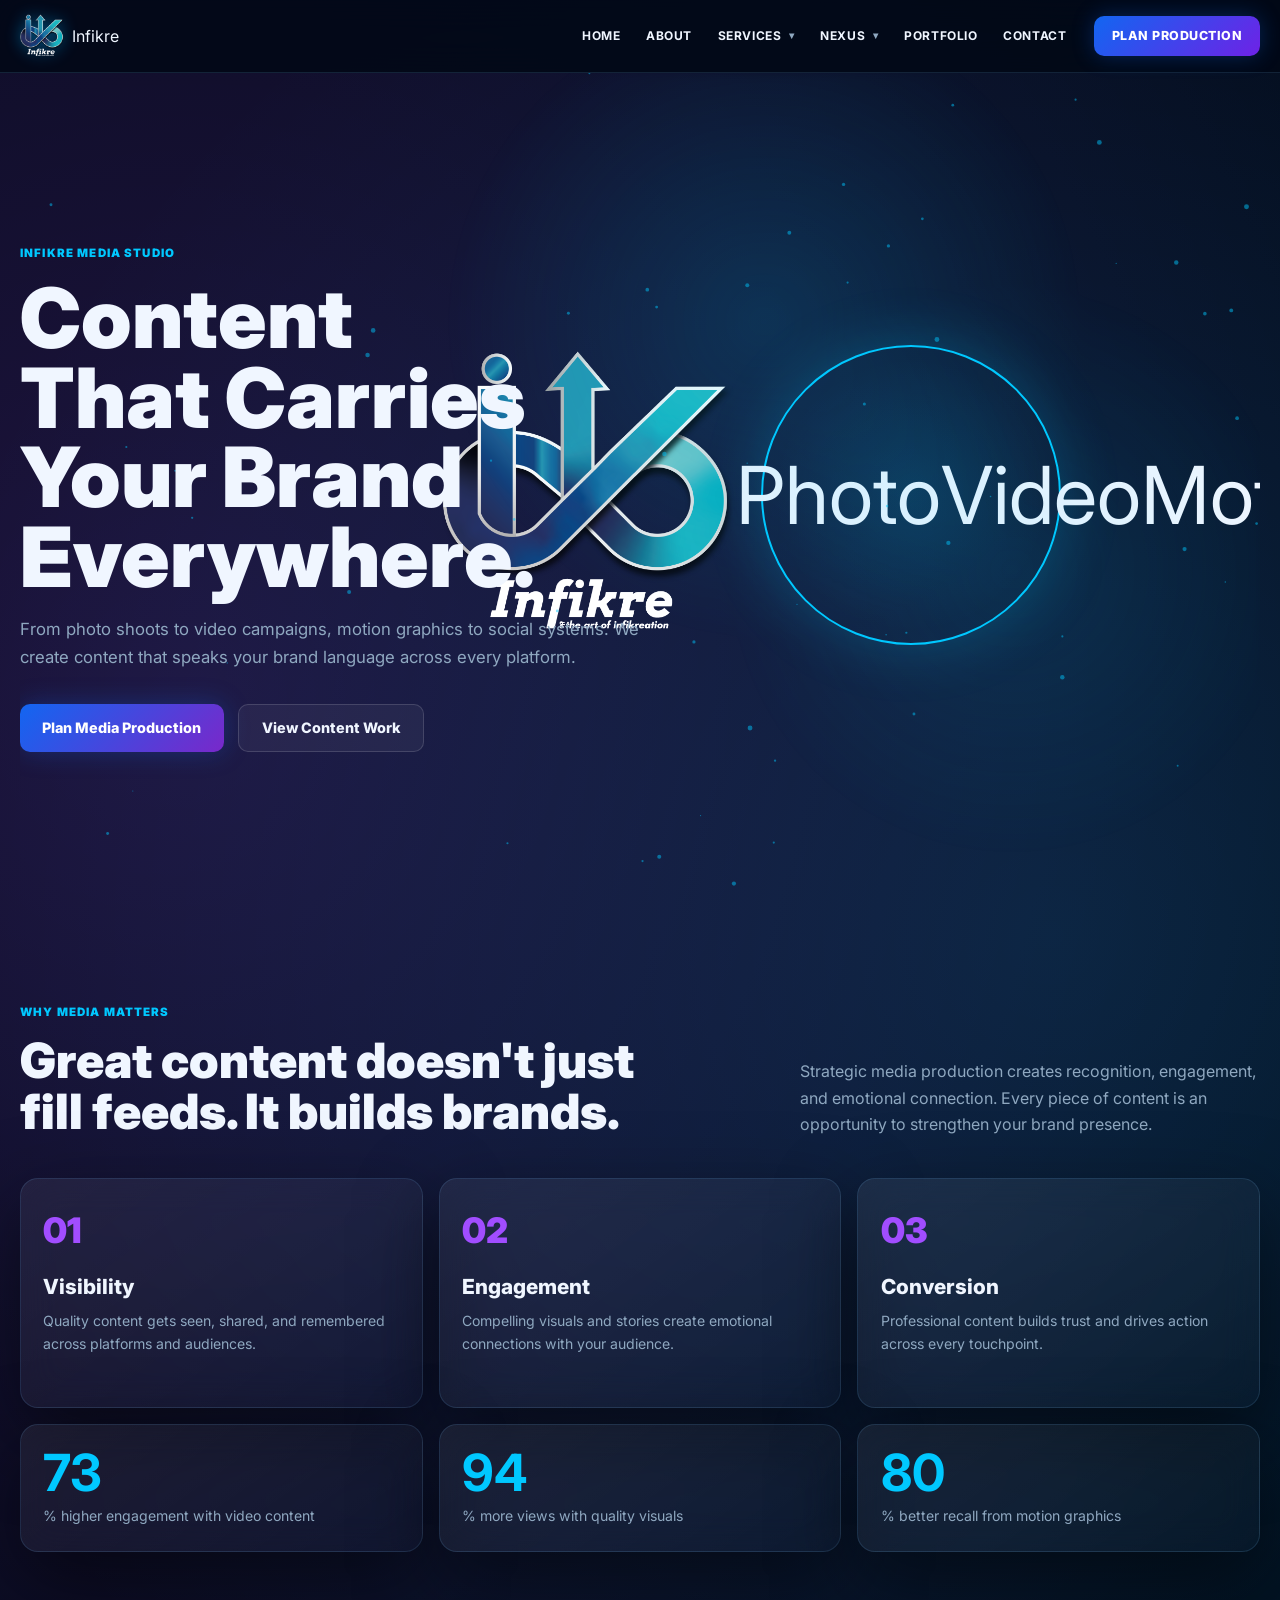
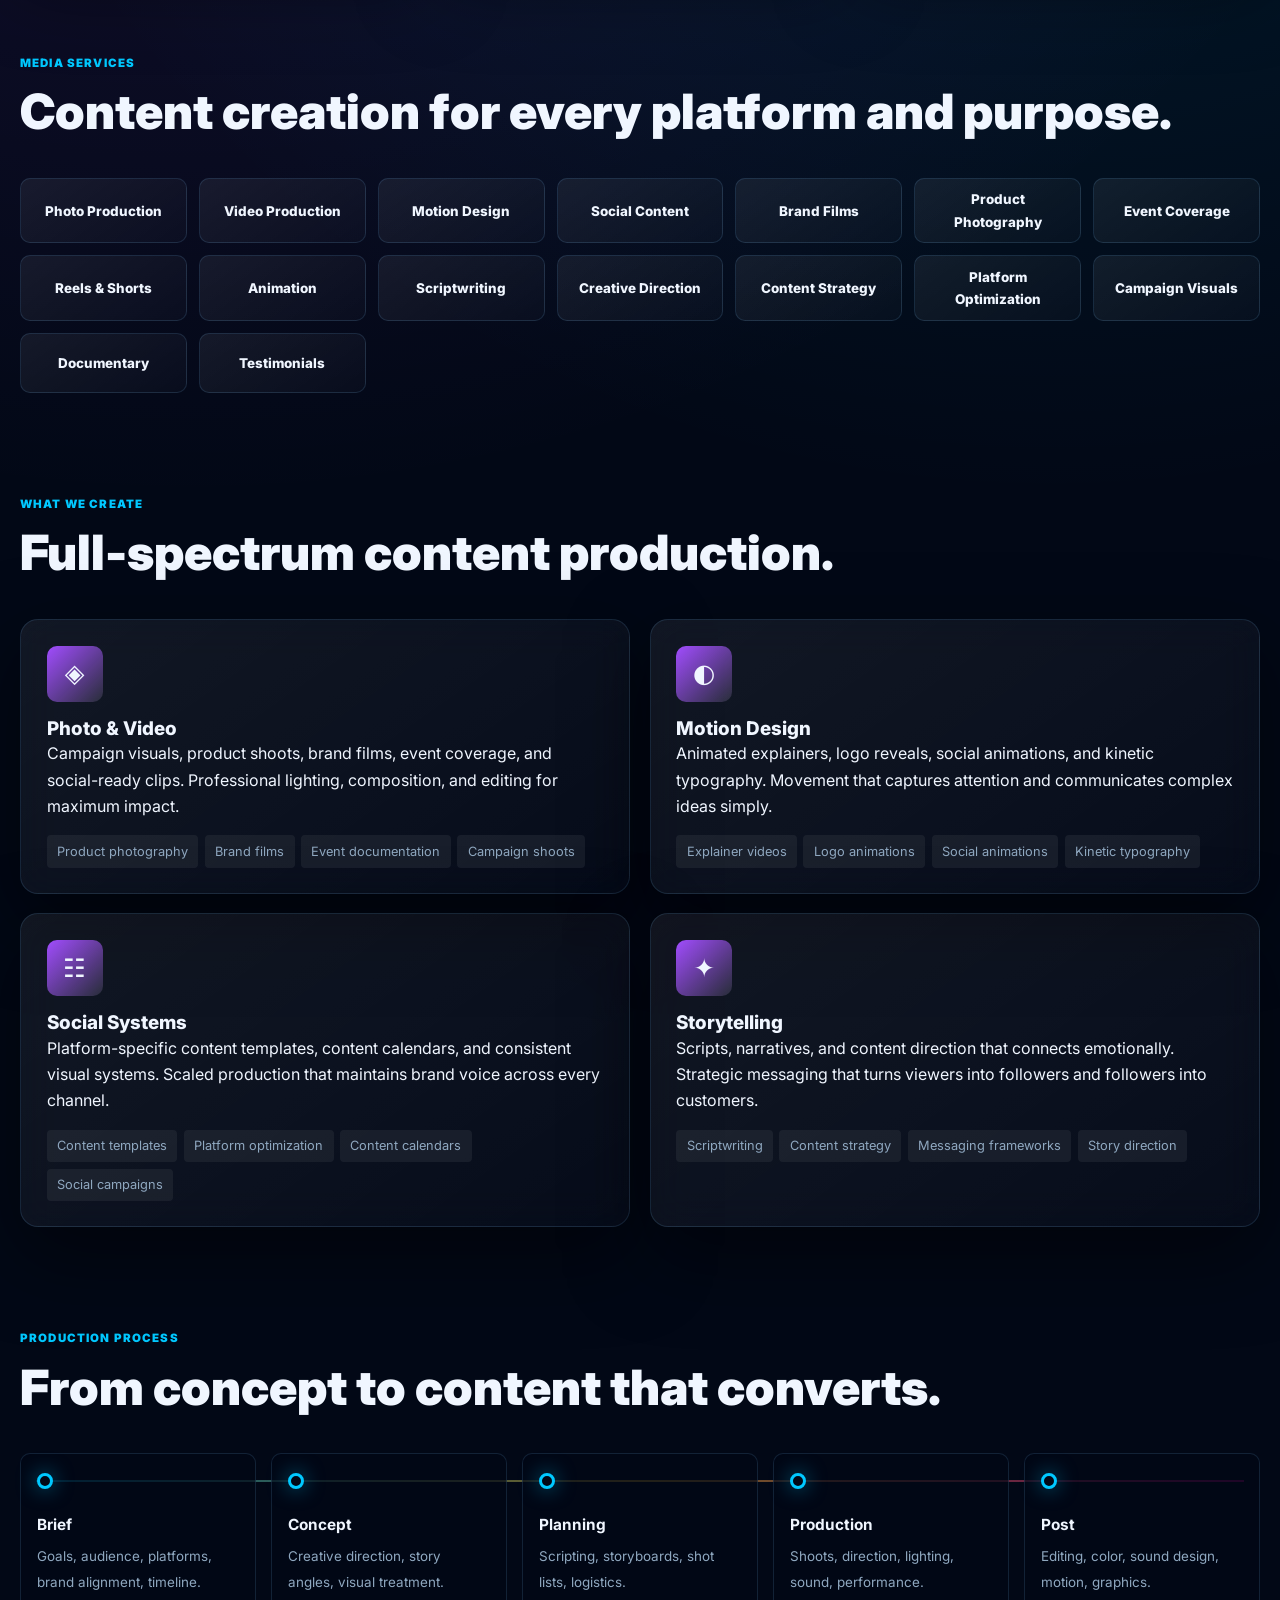
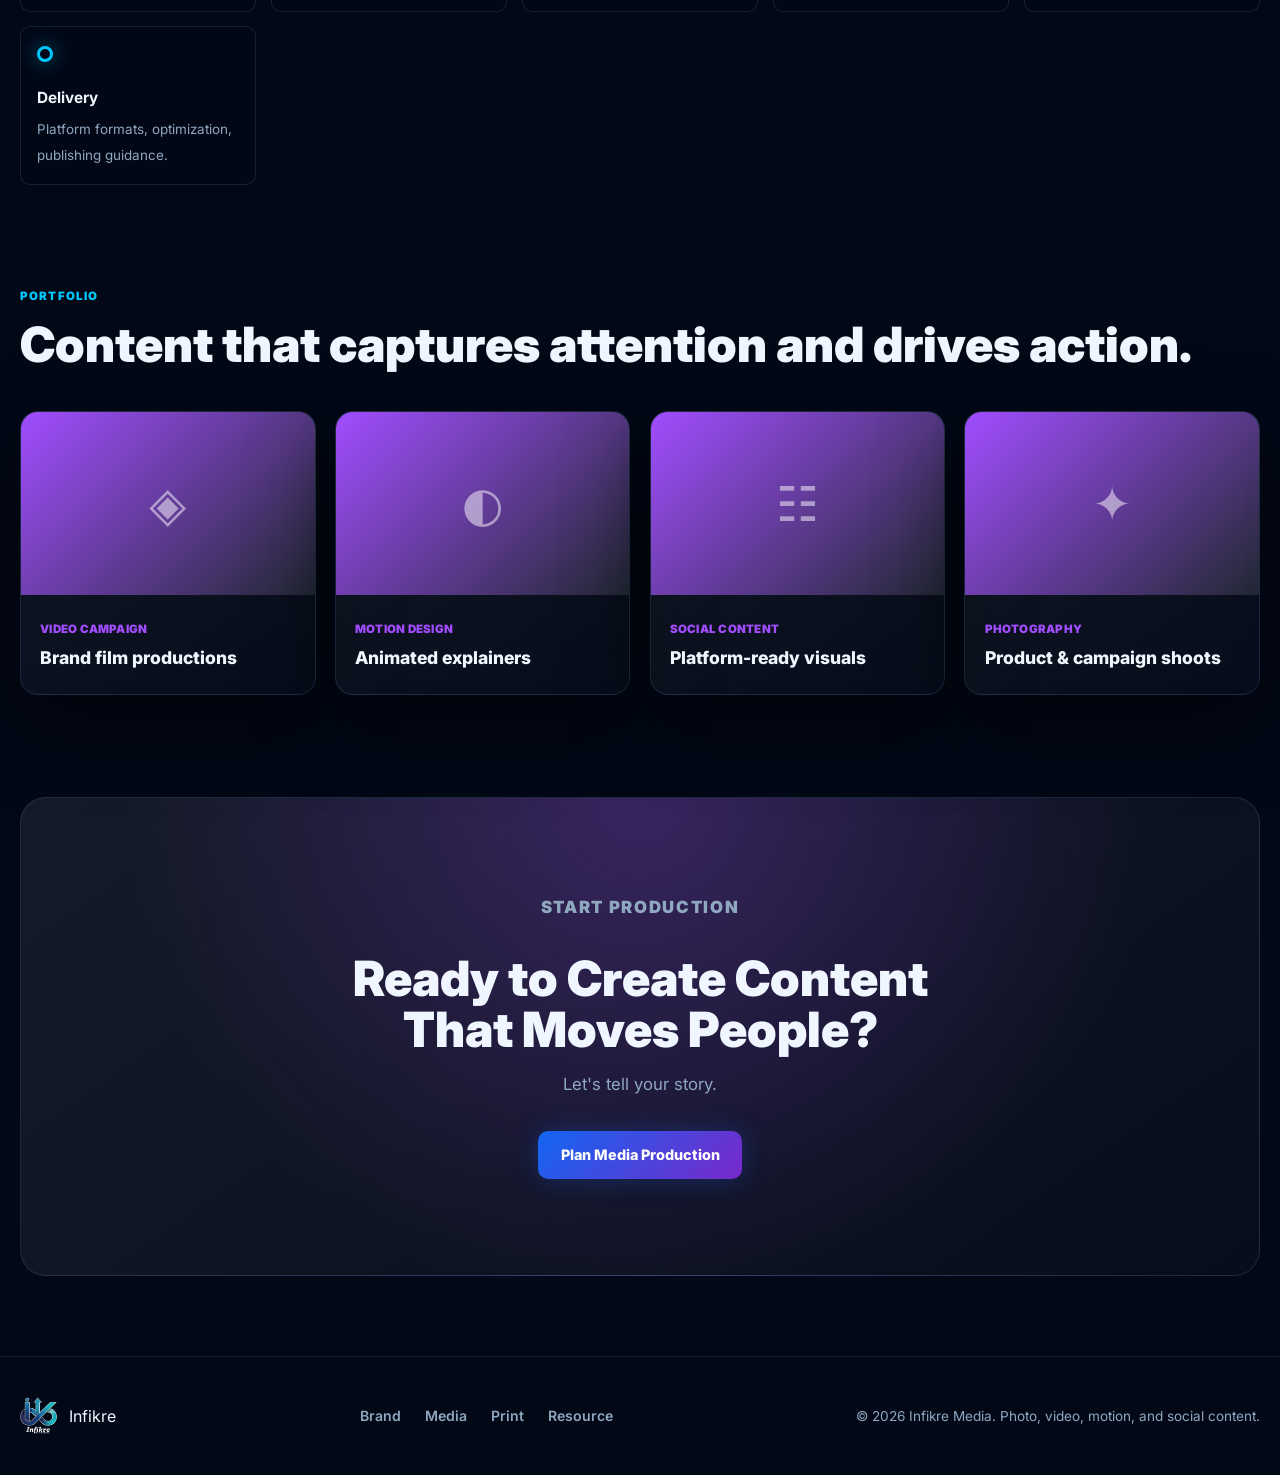
<file: public/media.html>
<!DOCTYPE html>
<html lang="en">
<head>
  <meta charset="utf-8">
  <meta name="viewport" content="width=device-width, initial-scale=1">
  <title>Infikre Media | Photo, Video, Motion & Social Content Studio</title>
  <meta name="description" content="Infikre Media is a content production studio creating photo, video, motion design, and social content that carries your brand voice everywhere. Campaign visuals, reels, product content, and storytelling.">
  <meta name="keywords" content="media production, video production, photo shoots, motion design, social media content, campaign visuals, brand storytelling, Infikre Media">
  <meta name="author" content="Infikre">
  <meta name="robots" content="index, follow">

  <!-- Open Graph -->
  <meta property="og:type" content="website">
  <meta property="og:url" content="https://infikre.com/media">
  <meta property="og:title" content="Infikre Media | Photo, Video, Motion & Social Content Studio">
  <meta property="og:description" content="Content that carries the brand voice everywhere. Photo, video, motion, and social content creation.">
  <meta property="og:image" content="infikre-master-visual.png">

  <!-- Twitter -->
  <meta name="twitter:card" content="summary_large_image">
  <meta name="twitter:title" content="Infikre Media | Photo, Video, Motion & Social Content Studio">
  <meta name="twitter:description" content="Content that carries the brand voice everywhere.">

  <link rel="canonical" href="https://infikre.com/media">

  <!-- Fonts -->
  <link rel="preconnect" href="https://fonts.googleapis.com">
  <link rel="preconnect" href="https://fonts.gstatic.com" crossorigin>
  <link href="https://fonts.googleapis.com/css2?family=Inter:wght@400;500;600;700;800;900&display=swap" rel="stylesheet">

  <link rel="stylesheet" href="styles.css">
</head>
<body class="media-bg">
  <!-- Page Loader -->
  <div class="page-loader" data-page-loader>
    <img src="infikre-logo.png" class="loader-logo" alt="Infikre" onerror="this.style.display='none'">
    <div class="loader-bar-wrap"><div class="loader-bar"></div></div>
    <span class="loader-text">Loading Infikre Media</span>
  </div>

  <a class="skip-link" href="#main">Skip to content</a>

  <!-- ─────────────────────────────────────────────────────────────
       Header
       ───────────────────────────────────────────────────────────── -->
  <header class="site-header">
    <nav class="nav-shell" aria-label="Main navigation">
      <a class="brand-mark" href="index.html" aria-label="Infikre home">
        <img src="infikre-logo.png" class="logo-img" alt="Infikre Logo" onerror="this.style.display='none'">
        <span class="wordmark">Infikre</span>
      </a>

      <button class="menu-toggle" type="button" aria-expanded="false" aria-controls="primary-menu" aria-label="Open menu">
        <span></span><span></span><span></span>
      </button>

      <ul class="primary-menu" id="primary-menu">
        <li><a href="index.html#home">Home</a></li>
        <li><a href="index.html#about">About</a></li>
        <li class="has-menu">
          <button type="button" aria-expanded="false">Services</button>
          <ul class="dropdown" aria-label="Services">
            <li><a href="brand.html">Brand</a></li>
            <li><a href="index.html#nexus" data-tab-link="web">Web</a></li>
            <li><a href="media.html" class="active">Media</a></li>
            <li><a href="print.html">Print</a></li>
          </ul>
        </li>
        <li class="has-menu">
          <button type="button" aria-expanded="false">Nexus</button>
          <ul class="dropdown" aria-label="Nexus">
            <li><a href="lab.html">Resource</a></li>
            <li><a href="index.html#nexus" data-tab-link="events">Events</a></li>
            <li class="coming-soon"><span>Coming Soon</span></li>
          </ul>
        </li>
        <li><a href="#portfolio">Portfolio</a></li>
        <li><a href="#contact">Contact</a></li>
      </ul>

      <a class="talk-btn" href="#contact">Plan Production</a>
    </nav>
  </header>

  <main id="main">
    <!-- ─────────────────────────────────────────────────────────────
         Media Hero
         ───────────────────────────────────────────────────────────── -->
    <section class="service-hero media-hero" id="top" aria-labelledby="media-hero-title">
      <canvas class="particle-canvas" aria-hidden="true"></canvas>
      <div class="service-mesh" aria-hidden="true"></div>

      <div class="service-hero-copy">
        <p class="section-kicker">Infikre Media Studio</p>
        <h1 id="media-hero-title">Content That Carries Your Brand Everywhere.</h1>
        <p class="lead" style="color:var(--muted); max-width: 620px; margin-bottom: 2rem;">From photo shoots to video campaigns, motion graphics to social systems. We create content that speaks your brand language across every platform.</p>
        <div class="hero-actions">
          <a class="btn btn-primary" href="#contact">Plan Media Production</a>
          <a class="btn btn-outline" href="#portfolio">View Content Work</a>
        </div>
      </div>

      <div class="service-emblem" data-tilt data-parallax>
        <div class="emblem-glow media-glow" aria-hidden="true"></div>
        <img src="infikre-logo.png" alt="Infikre Media" onerror="this.style.display='none'">
        <span class="service-tag">Photo</span>
        <span class="service-tag">Video</span>
        <span class="service-tag">Motion</span>
      </div>
    </section>

    <!-- ─────────────────────────────────────────────────────────────
         Why Media Matters
         ───────────────────────────────────────────────────────────── -->
    <section class="service-section reveal" aria-labelledby="matters-title">
      <div class="section-heading">
        <div>
          <p class="section-kicker">Why media matters</p>
          <h2 id="matters-title">Great content doesn't just fill feeds. It builds brands.</h2>
        </div>
        <p style="color:var(--muted); max-width: 460px;">Strategic media production creates recognition, engagement, and emotional connection. Every piece of content is an opportunity to strengthen your brand presence.</p>
      </div>

      <div class="matters-grid">
        <article class="card lux-card reveal">
          <span style="color:var(--media); font-size: 2.2rem; font-weight: 900; display: block; margin-bottom: 1rem;">01</span>
          <h3>Visibility</h3>
          <p>Quality content gets seen, shared, and remembered across platforms and audiences.</p>
        </article>
        <article class="card lux-card reveal">
          <span style="color:var(--media); font-size: 2.2rem; font-weight: 900; display: block; margin-bottom: 1rem;">02</span>
          <h3>Engagement</h3>
          <p>Compelling visuals and stories create emotional connections with your audience.</p>
        </article>
        <article class="card lux-card reveal">
          <span style="color:var(--media); font-size: 2.2rem; font-weight: 900; display: block; margin-bottom: 1rem;">03</span>
          <h3>Conversion</h3>
          <p>Professional content builds trust and drives action across every touchpoint.</p>
        </article>
      </div>

      <div class="stats-row reveal" aria-label="Media impact statistics">
        <div class="card stat-card">
          <strong data-counter="73">0</strong>
          <span>% higher engagement with video content</span>
        </div>
        <div class="card stat-card">
          <strong data-counter="94">0</strong>
          <span>% more views with quality visuals</span>
        </div>
        <div class="card stat-card">
          <strong data-counter="80">0</strong>
          <span>% better recall from motion graphics</span>
        </div>
      </div>
    </section>

    <!-- ─────────────────────────────────────────────────────────────
         Media Services
         ───────────────────────────────────────────────────────────── -->
    <section class="service-section reveal" id="services" aria-labelledby="services-title">
      <div class="section-heading">
        <div>
          <p class="section-kicker">Media services</p>
          <h2 id="services-title">Content creation for every platform and purpose.</h2>
        </div>
      </div>
      <div class="tag-cloud">
        <span>Photo Production</span><span>Video Production</span><span>Motion Design</span><span>Social Content</span>
        <span>Brand Films</span><span>Product Photography</span><span>Event Coverage</span><span>Reels & Shorts</span>
        <span>Animation</span><span>Scriptwriting</span><span>Creative Direction</span><span>Content Strategy</span>
        <span>Platform Optimization</span><span>Campaign Visuals</span><span>Documentary</span><span>Testimonials</span>
      </div>
    </section>

    <!-- ─────────────────────────────────────────────────────────────
         Service Details
         ───────────────────────────────────────────────────────────── -->
    <section class="service-section reveal" aria-labelledby="details-title">
      <div class="section-heading">
        <div>
          <p class="section-kicker">What we create</p>
          <h2 id="details-title">Full-spectrum content production.</h2>
        </div>
      </div>
      <div class="service-detail-grid">
        <article class="card service-detail-card reveal">
          <div class="service-detail-icon" style="background: linear-gradient(135deg, var(--media), rgba(255,255,255,.1));">◈</div>
          <h3>Photo & Video</h3>
          <p>Campaign visuals, product shoots, brand films, event coverage, and social-ready clips. Professional lighting, composition, and editing for maximum impact.</p>
          <ul class="service-list">
            <li>Product photography</li>
            <li>Brand films</li>
            <li>Event documentation</li>
            <li>Campaign shoots</li>
          </ul>
        </article>
        <article class="card service-detail-card reveal">
          <div class="service-detail-icon" style="background: linear-gradient(135deg, var(--media), rgba(255,255,255,.1));">◐</div>
          <h3>Motion Design</h3>
          <p>Animated explainers, logo reveals, social animations, and kinetic typography. Movement that captures attention and communicates complex ideas simply.</p>
          <ul class="service-list">
            <li>Explainer videos</li>
            <li>Logo animations</li>
            <li>Social animations</li>
            <li>Kinetic typography</li>
          </ul>
        </article>
        <article class="card service-detail-card reveal">
          <div class="service-detail-icon" style="background: linear-gradient(135deg, var(--media), rgba(255,255,255,.1));">☷</div>
          <h3>Social Systems</h3>
          <p>Platform-specific content templates, content calendars, and consistent visual systems. Scaled production that maintains brand voice across every channel.</p>
          <ul class="service-list">
            <li>Content templates</li>
            <li>Platform optimization</li>
            <li>Content calendars</li>
            <li>Social campaigns</li>
          </ul>
        </article>
        <article class="card service-detail-card reveal">
          <div class="service-detail-icon" style="background: linear-gradient(135deg, var(--media), rgba(255,255,255,.1));">✦</div>
          <h3>Storytelling</h3>
          <p>Scripts, narratives, and content direction that connects emotionally. Strategic messaging that turns viewers into followers and followers into customers.</p>
          <ul class="service-list">
            <li>Scriptwriting</li>
            <li>Content strategy</li>
            <li>Messaging frameworks</li>
            <li>Story direction</li>
          </ul>
        </article>
      </div>
    </section>

    <!-- ─────────────────────────────────────────────────────────────
         Process
         ───────────────────────────────────────────────────────────── -->
    <section class="service-section reveal" id="process" aria-labelledby="process-title">
      <div class="section-heading">
        <div>
          <p class="section-kicker">Production process</p>
          <h2 id="process-title">From concept to content that converts.</h2>
        </div>
      </div>
      <ol class="timeline reveal">
        <li><strong>Brief</strong><span>Goals, audience, platforms, brand alignment, timeline.</span></li>
        <li><strong>Concept</strong><span>Creative direction, story angles, visual treatment.</span></li>
        <li><strong>Planning</strong><span>Scripting, storyboards, shot lists, logistics.</span></li>
        <li><strong>Production</strong><span>Shoots, direction, lighting, sound, performance.</span></li>
        <li><strong>Post</strong><span>Editing, color, sound design, motion, graphics.</span></li>
        <li><strong>Delivery</strong><span>Platform formats, optimization, publishing guidance.</span></li>
      </ol>
    </section>

    <!-- ─────────────────────────────────────────────────────────────
         Portfolio - Rectangular Cards
         ───────────────────────────────────────────────────────────── -->
    <section class="service-section reveal" id="portfolio" aria-labelledby="portfolio-title">
      <div class="section-heading">
        <div>
          <p class="section-kicker">Portfolio</p>
          <h2 id="portfolio-title">Content that captures attention and drives action.</h2>
        </div>
      </div>
      <div class="portfolio-grid-rect">
        <article class="card portfolio-card-rect reveal">
          <div class="portfolio-thumb">
            <div class="portfolio-placeholder" style="background: linear-gradient(135deg, var(--media), rgba(255,255,255,.1));">
              <span>◈</span>
            </div>
          </div>
          <div class="portfolio-content">
            <span class="portfolio-tag" style="color:var(--media);">Video Campaign</span>
            <h3>Brand film productions</h3>
          </div>
        </article>
        <article class="card portfolio-card-rect reveal">
          <div class="portfolio-thumb">
            <div class="portfolio-placeholder" style="background: linear-gradient(135deg, var(--media), rgba(255,255,255,.1));">
              <span>◐</span>
            </div>
          </div>
          <div class="portfolio-content">
            <span class="portfolio-tag" style="color:var(--media);">Motion Design</span>
            <h3>Animated explainers</h3>
          </div>
        </article>
        <article class="card portfolio-card-rect reveal">
          <div class="portfolio-thumb">
            <div class="portfolio-placeholder" style="background: linear-gradient(135deg, var(--media), rgba(255,255,255,.1));">
              <span>☷</span>
            </div>
          </div>
          <div class="portfolio-content">
            <span class="portfolio-tag" style="color:var(--media);">Social Content</span>
            <h3>Platform-ready visuals</h3>
          </div>
        </article>
        <article class="card portfolio-card-rect reveal">
          <div class="portfolio-thumb">
            <div class="portfolio-placeholder" style="background: linear-gradient(135deg, var(--media), rgba(255,255,255,.1));">
              <span>✦</span>
            </div>
          </div>
          <div class="portfolio-content">
            <span class="portfolio-tag" style="color:var(--media);">Photography</span>
            <h3>Product & campaign shoots</h3>
          </div>
        </article>
      </div>
    </section>

    <!-- ─────────────────────────────────────────────────────────────
         CTA
       ───────────────────────────────────────────────────────────── -->
    <section class="service-cta media-cta reveal" id="contact" aria-labelledby="cta-title">
      <p class="section-kicker">Start production</p>
      <h2 id="cta-title">Ready to Create Content That Moves People?</h2>
      <p>Let&apos;s tell your story.</p>
      <a class="btn btn-primary" href="mailto:hello@infikre.com">Plan Media Production</a>
    </section>
  </main>

  <!-- ─────────────────────────────────────────────────────────────
       Footer
       ───────────────────────────────────────────────────────────── -->
  <footer class="site-footer">
    <div class="footer-inner">
      <div class="footer-brand">
        <img src="infikre-logo.png" class="logo-img" alt="Infikre Logo" onerror="this.style.display='none'">
        <span class="wordmark">Infikre</span>
      </div>
      <div class="footer-links">
        <a href="brand.html">Brand</a>
        <a href="media.html">Media</a>
        <a href="print.html">Print</a>
        <a href="lab.html">Resource</a>
      </div>
      <p class="footer-copy">© 2026 Infikre Media. Photo, video, motion, and social content.</p>
    </div>
  </footer>

  <button class="back-to-top" type="button" aria-label="Back to top" style="display:none;">
    <svg width="18" height="18" viewBox="0 0 24 24" fill="none" stroke="currentColor" stroke-width="2.5" stroke-linecap="round" stroke-linejoin="round">
      <path d="M18 15l-6-6-6 6"/>
    </svg>
  </button>

  <script src="script.js"></script>
</body>
</html>
</file>
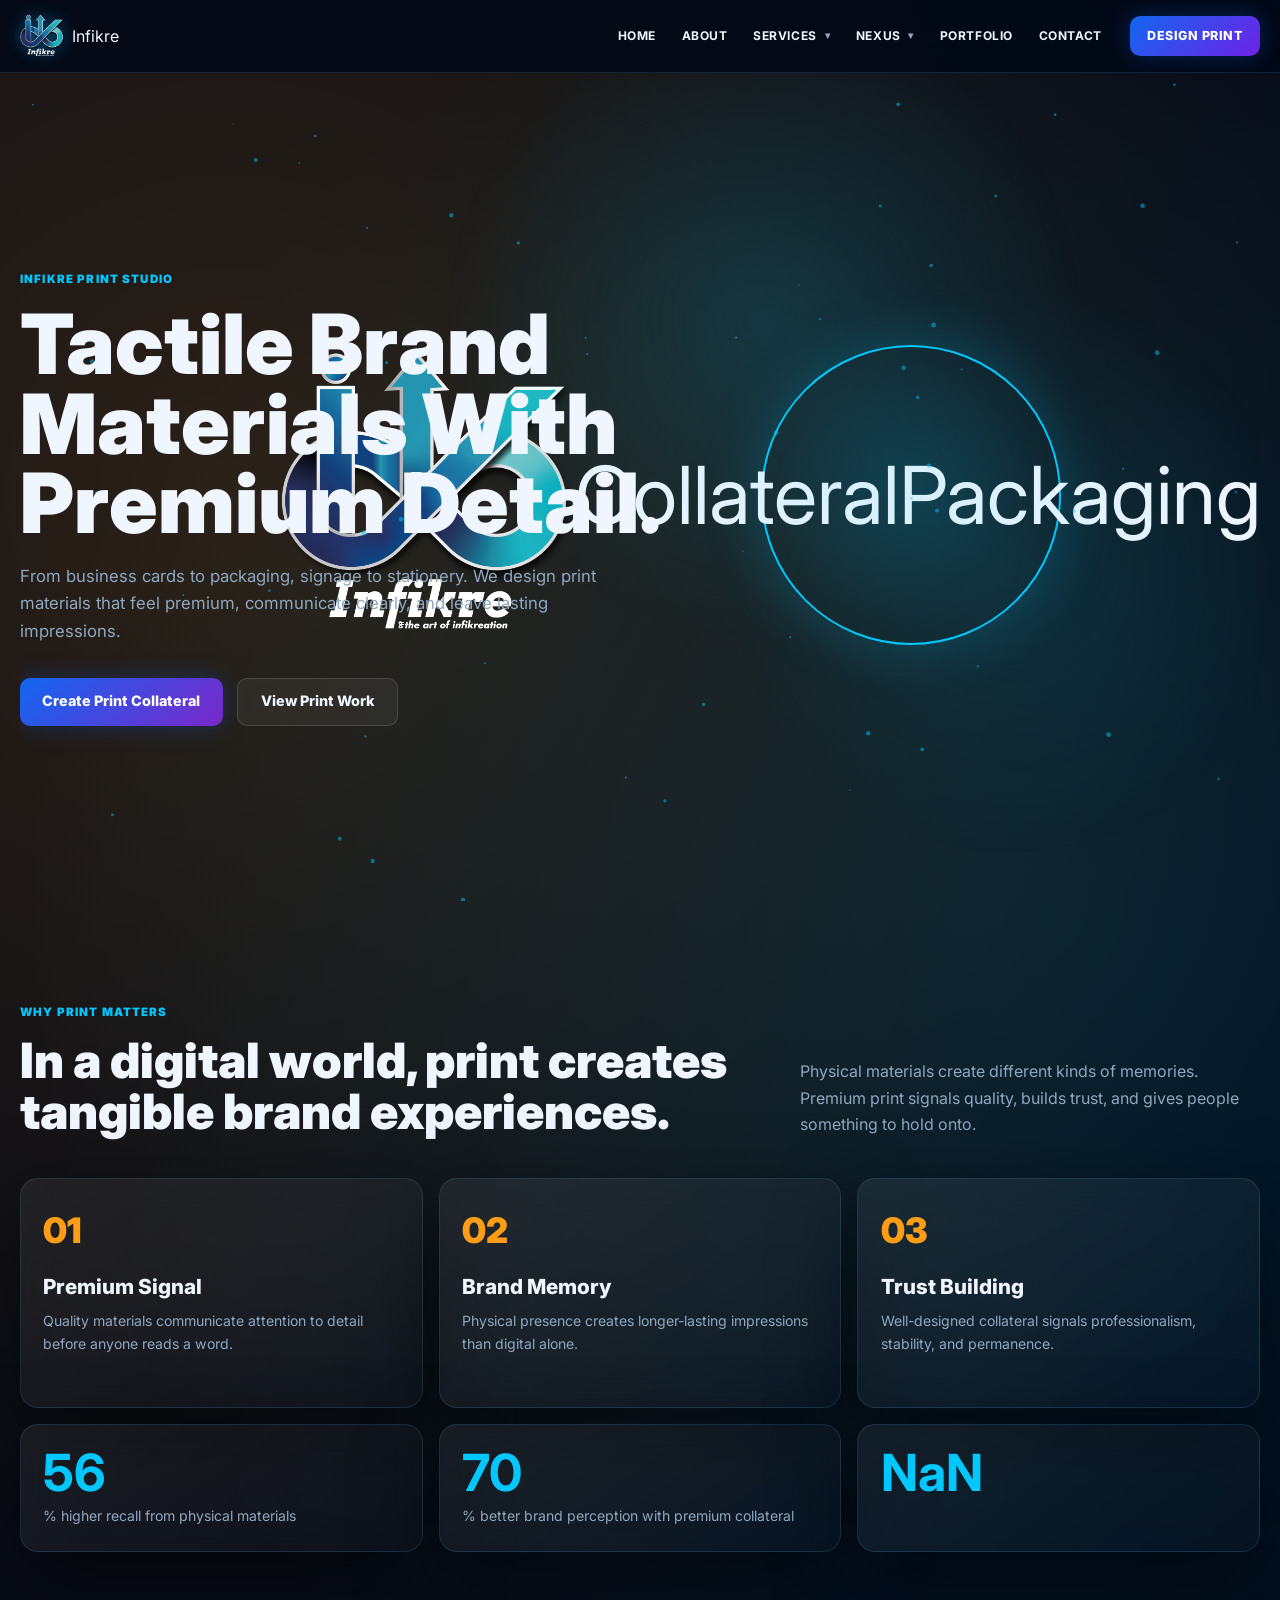
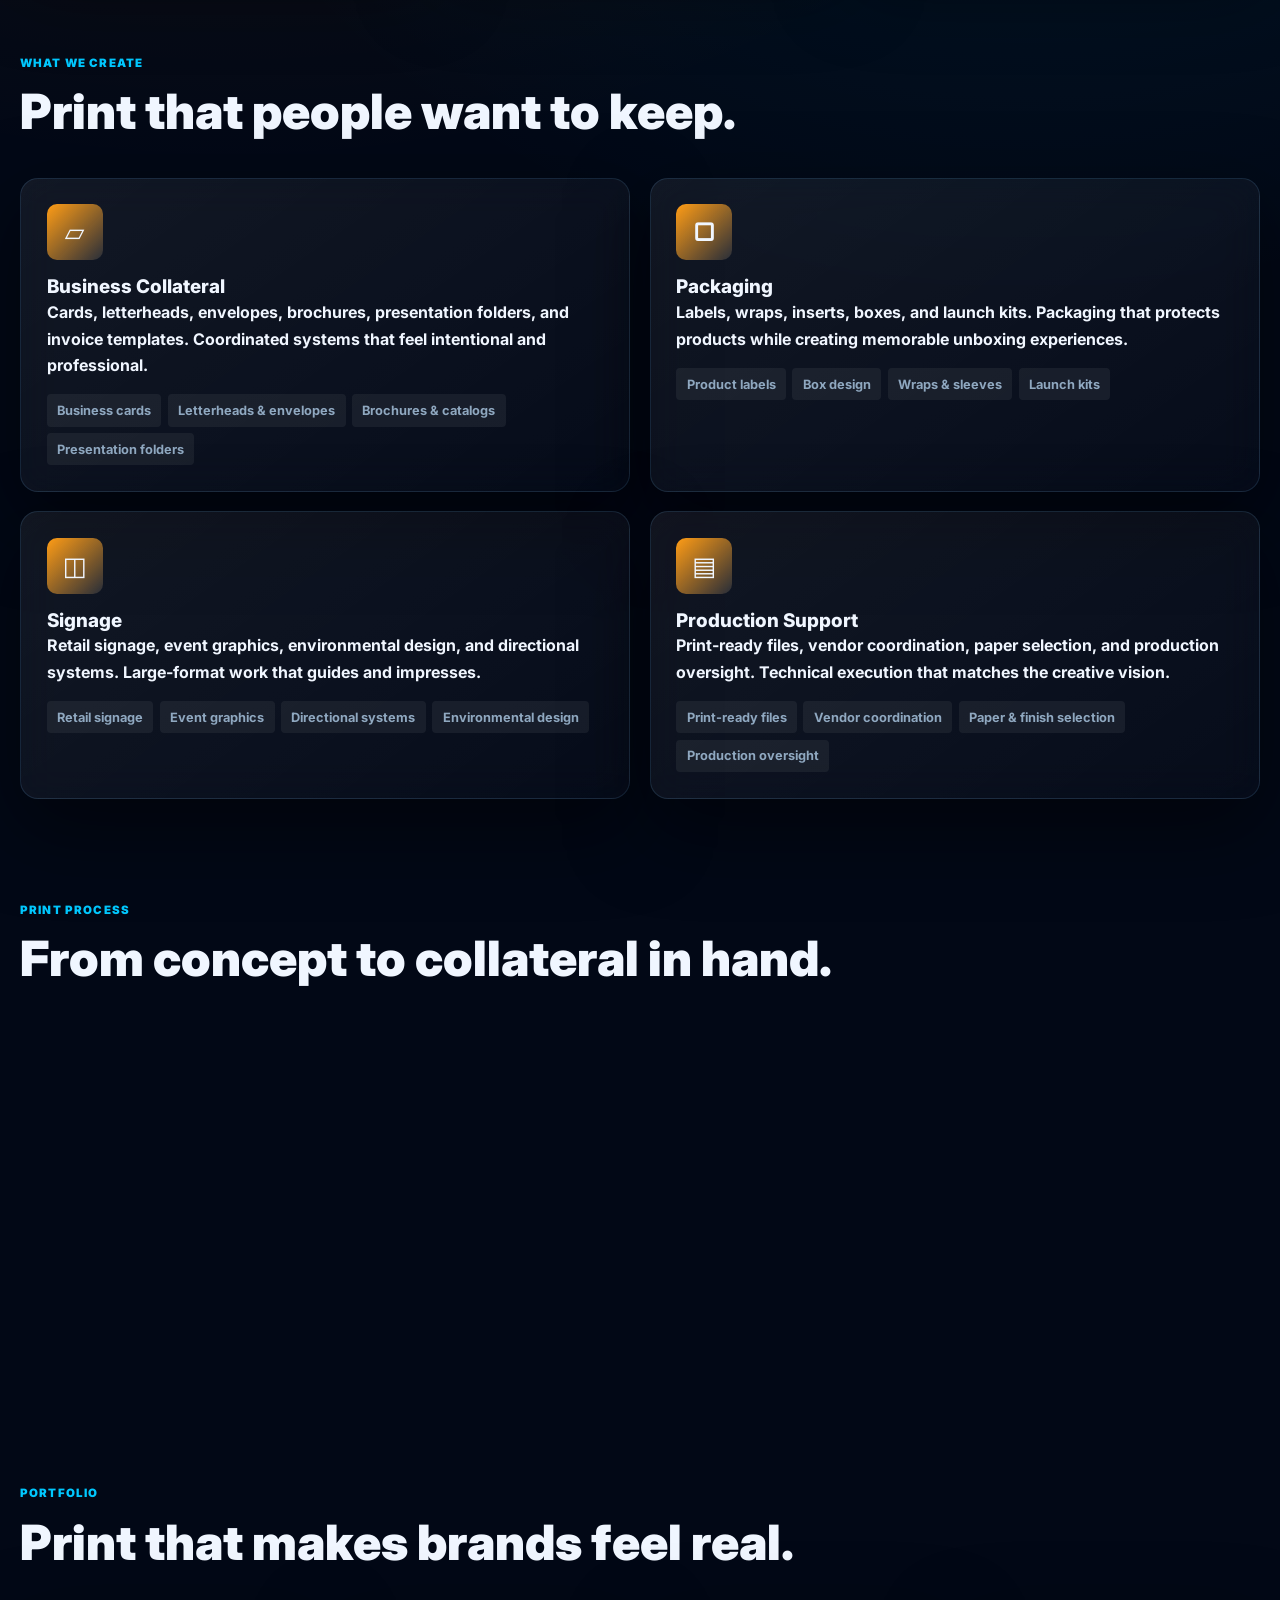
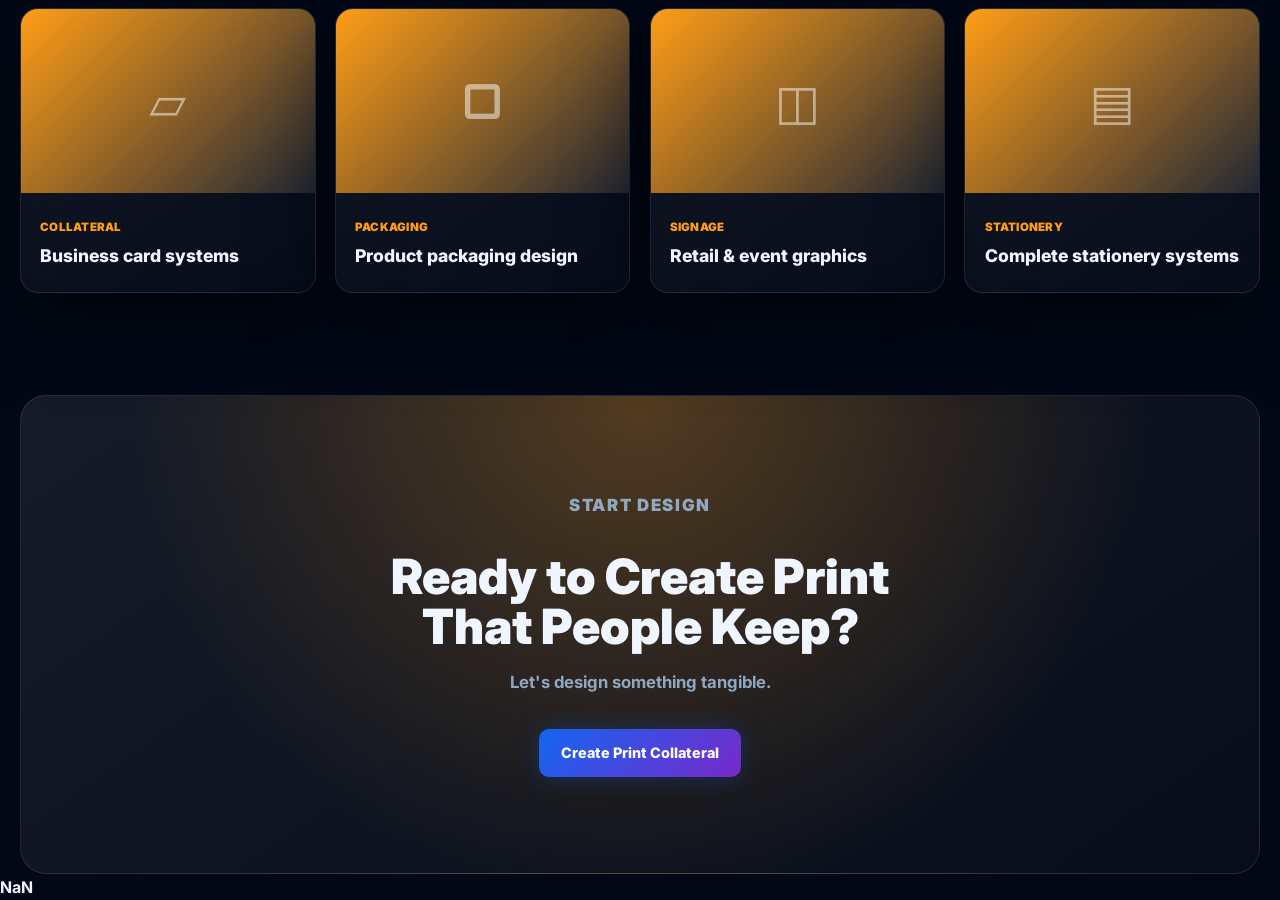
<file: public/print.html>
<!DOCTYPE html>
<html lang="en">
<head>
  <meta charset="utf-8">
  <meta name="viewport" content="width=device-width, initial-scale=1">
  <title>Infikre Print | Premium Print Design, Packaging & Collateral Studio</title>
  <meta name="description" content="Infikre Print creates premium print design, packaging, business collateral, signage, and print-ready materials with attention to detail that elevates your brand.">
  <meta name="keywords" content="print design, packaging design, business cards, brochures, signage, print collateral, stationery design, Infikre Print">
  <meta name="author" content="Infikre">
  <meta name="robots" content="index, follow">

  <!-- Open Graph -->
  <meta property="og:type" content="website">
  <meta property="og:url" content="https://infikre.com/print">
  <meta property="og:title" content="Infikre Print | Premium Print Design & Collateral Studio">
  <meta property="og:description" content="Tactile brand materials with premium detail. Packaging, collateral, signage, and print-ready files.">
  <meta property="og:image" content="infikre-master-visual.png">

  <!-- Twitter -->
  <meta name="twitter:card" content="summary_large_image">
  <meta name="twitter:title" content="Infikre Print | Premium Print Design & Collateral Studio">
  <meta name="twitter:description" content="Tactile brand materials with premium detail.">

  <link rel="canonical" href="https://infikre.com/print">

  <!-- Fonts -->
  <link rel="preconnect" href="https://fonts.googleapis.com">
  <link rel="preconnect" href="https://fonts.gstatic.com" crossorigin>
  <link href="https://fonts.googleapis.com/css2?family=Inter:wght@400;500;600;700;800;900&display=swap" rel="stylesheet">

  <link rel="stylesheet" href="styles.css">
</head>
<body class="print-bg">
  <!-- Page Loader -->
  <div class="page-loader" data-page-loader>
    <img src="infikre-logo.png" class="loader-logo" alt="Infikre" onerror="this.style.display='none'">
    <div class="loader-bar-wrap"><div class="loader-bar"></div></div>
    <span class="loader-text">Loading Infikre Print</span>
  </div>

  <a class="skip-link" href="#main">Skip to content</a>

  <!-- ─────────────────────────────────────────────────────────────
       Header
       ───────────────────────────────────────────────────────────── -->
  <header class="site-header">
    <nav class="nav-shell" aria-label="Main navigation">
      <a class="brand-mark" href="index.html" aria-label="Infikre home">
        <img src="infikre-logo.png" class="logo-img" alt="Infikre Logo" onerror="this.style.display='none'">
        <span class="wordmark">Infikre</span>
      </a>

      <button class="menu-toggle" type="button" aria-expanded="false" aria-controls="primary-menu" aria-label="Open menu">
        <span></span><span></span><span></span>
      </button>

      <ul class="primary-menu" id="primary-menu">
        <li><a href="index.html#home">Home</a></li>
        <li><a href="index.html#about">About</a></li>
        <li class="has-menu">
          <button type="button" aria-expanded="false">Services</button>
          <ul class="dropdown" aria-label="Services">
            <li><a href="brand.html">Brand</a></li>
            <li><a href="index.html#nexus" data-tab-link="web">Web</a></li>
            <li><a href="media.html">Media</a></li>
            <li><a href="print.html" class="active">Print</a></li>
          </ul>
        </li>
        <li class="has-menu">
          <button type="button" aria-expanded="false">Nexus</button>
          <ul class="dropdown" aria-label="Nexus">
            <li><a href="lab.html">Resource</a></li>
            <li><a href="index.html#nexus" data-tab-link="events">Events</a></li>
            <li class="coming-soon"><span>Coming Soon</span></li>
          </ul>
        </li>
        <li><a href="#portfolio">Portfolio</a></li>
        <li><a href="#contact">Contact</a></li>
      </ul>

      <a class="talk-btn" href="#contact">Design Print</a>
    </nav>
  </header>

  <main id="main">
    <!-- ─────────────────────────────────────────────────────────────
         Print Hero
         ───────────────────────────────────────────────────────────── -->
    <section class="service-hero print-hero" id="top" aria-labelledby="print-hero-title">
      <canvas class="particle-canvas" aria-hidden="true"></canvas>
      <div class="service-mesh" aria-hidden="true"></div>

      <div class="service-hero-copy">
        <p class="section-kicker">Infikre Print Studio</p>
        <h1 id="print-hero-title">Tactile Brand Materials With Premium Detail.</h1>
        <p class="lead" style="color:var(--muted); max-width: 620px; margin-bottom: 2rem;">From business cards to packaging, signage to stationery. We design print materials that feel premium, communicate clearly, and leave lasting impressions.</p>
        <div class="hero-actions">
          <a class="btn btn-primary" href="#contact">Create Print Collateral</a>
          <a class="btn btn-outline" href="#portfolio">View Print Work</a>
        </div>
      </div>

      <div class="service-emblem" data-tilt data-parallax>
        <div class="emblem-glow print-glow" aria-hidden="true"></div>
        <img src="infikre-logo.png" alt="Infikre Print" onerror="this.style.display='none'">
        <span class="service-tag">Collateral</span>
        <span class="service-tag">Packaging</span>
        <span class="service-tag">Signage</span>
      </div>
    </section>

    <!-- ─────────────────────────────────────────────────────────────
         Why Print Matters
         ───────────────────────────────────────────────────────────── -->
    <section class="service-section reveal" aria-labelledby="matters-title">
      <div class="section-heading">
        <div>
          <p class="section-kicker">Why print matters</p>
          <h2 id="matters-title">In a digital world, print creates tangible brand experiences.</h2>
        </div>
        <p style="color:var(--muted); max-width: 460px;">Physical materials create different kinds of memories. Premium print signals quality, builds trust, and gives people something to hold onto.</p>
      </div>

      <div class="matters-grid">
        <article class="card lux-card reveal">
          <span style="color:var(--print); font-size: 2.2rem; font-weight: 900; display: block; margin-bottom: 1rem;">01</span>
          <h3>Premium Signal</h3>
          <p>Quality materials communicate attention to detail before anyone reads a word.</p>
        </article>
        <article class="card lux-card reveal">
          <span style="color:var(--print); font-size: 2.2rem; font-weight: 900; display: block; margin-bottom: 1rem;">02</span>
          <h3>Brand Memory</h3>
          <p>Physical presence creates longer-lasting impressions than digital alone.</p>
        </article>
        <article class="card lux-card reveal">
          <span style="color:var(--print); font-size: 2.2rem; font-weight: 900; display: block; margin-bottom: 1rem;">03</span>
          <h3>Trust Building</h3>
          <p>Well-designed collateral signals professionalism, stability, and permanence.</p>
        </article>
      </div>

      <div class="stats-row reveal" aria-label="Print impact statistics">
        <div class="card stat-card">
          <strong data-counter="56">0</strong>
          <span>% higher recall from physical materials</span>
        </div>
        <div class="card stat-card">
          <strong data-counter="70">0</strong>
          <span>% better brand perception with premium collateral</span>
        </div>
        <div class="card stat-card">
          <strong data-counter="4</strong>
          <span>x longer engagement with print vs digital</span>
        </div>
      </div>
    </section>

    <!-- ─────────────────────────────────────────────────────────────
         Print Services
         ───────────────────────────────────────────────────────────── -->
    <section class="service-section reveal" id="services" aria-labelledby="services-title">
      <div class="section-heading">
        <div>
          <p class="section-kicker">Print services</p>
          <h2 id="services-title">Every touchpoint designed with intention.</h2>
        </div>
      </div>
      <div class="tag-cloud">
        <span>Business Cards</span><span>Letterheads</span><span>Brochures</span><span>Packaging Design</span>
        <span>Envelope Design</span><span>Presentation Folders</span><span>Invoice Templates</span><span>Stationery</span>
        <span>Labels</span><span>Wraps</span><span>Inserts</span><span>Launch Kits</span>
        <span>Signage</span><span>Banners</span><span>Retail Graphics</span><span>Environmental Design</span>
        <span>Product Catalogs</span><span>Annual Reports</span><span>Magazines</span><span>Books</span>
      </div>
    </section>

    <!-- ─────────────────────────────────────────────────────────────
         Service Details
         ───────────────────────────────────────────────────────────── -->
    <section class="service-section reveal" aria-labelledby="details-title">
      <div class="section-heading">
        <div>
          <p class="section-kicker">What we create</p>
          <h2 id="details-title">Print that people want to keep.</h2>
        </div>
      </div>
      <div class="service-detail-grid">
        <article class="card service-detail-card reveal">
          <div class="service-detail-icon" style="background: linear-gradient(135deg, var(--print), rgba(255,255,255,.1));">▱</div>
          <h3>Business Collateral</h3>
          <p>Cards, letterheads, envelopes, brochures, presentation folders, and invoice templates. Coordinated systems that feel intentional and professional.</p>
          <ul class="service-list">
            <li>Business cards</li>
            <li>Letterheads & envelopes</li>
            <li>Brochures & catalogs</li>
            <li>Presentation folders</li>
          </ul>
        </article>
        <article class="card service-detail-card reveal">
          <div class="service-detail-icon" style="background: linear-gradient(135deg, var(--print), rgba(255,255,255,.1));">▢</div>
          <h3>Packaging</h3>
          <p>Labels, wraps, inserts, boxes, and launch kits. Packaging that protects products while creating memorable unboxing experiences.</p>
          <ul class="service-list">
            <li>Product labels</li>
            <li>Box design</li>
            <li>Wraps & sleeves</li>
            <li>Launch kits</li>
          </ul>
        </article>
        <article class="card service-detail-card reveal">
          <div class="service-detail-icon" style="background: linear-gradient(135deg, var(--print), rgba(255,255,255,.1));">◫</div>
          <h3>Signage</h3>
          <p>Retail signage, event graphics, environmental design, and directional systems. Large-format work that guides and impresses.</p>
          <ul class="service-list">
            <li>Retail signage</li>
            <li>Event graphics</li>
            <li>Directional systems</li>
            <li>Environmental design</li>
          </ul>
        </article>
        <article class="card service-detail-card reveal">
          <div class="service-detail-icon" style="background: linear-gradient(135deg, var(--print), rgba(255,255,255,.1));">▤</div>
          <h3>Production Support</h3>
          <p>Print-ready files, vendor coordination, paper selection, and production oversight. Technical execution that matches the creative vision.</p>
          <ul class="service-list">
            <li>Print-ready files</li>
            <li>Vendor coordination</li>
            <li>Paper & finish selection</li>
            <li>Production oversight</li>
          </ul>
        </article>
      </div>
    </section>

    <!-- ─────────────────────────────────────────────────────────────
         Process
         ───────────────────────────────────────────────────────────── -->
    <section class="service-section reveal" id="process" aria-labelledby="process-title">
      <div class="section-heading">
        <div>
          <p class="section-kicker">Print process</p>
          <h2 id="process-title">From concept to collateral in hand.</h2>
        </div>
      </div>
      <ol class="timeline reveal">
        <li><strong>Discovery</strong><span>Materials needed, use cases, brand alignment, quantity ranges.</span></li>
        <li><strong>Concept</strong><span>Creative direction, paper choices, finishes, print methods.</span></li>
        <li><strong>Design</strong><span>Layouts, typography, imagery, and production specifications.</span></li>
        <li><strong>Prototype</strong><span>Digital mockups and optional physical samples.</span></li>
        <li><strong>Production</strong><span>Print-ready files, vendor selection, production monitoring.</span></li>
        <li><strong>Delivery</strong><span>Quality check, final delivery, and ongoing support.</span></li>
      </ol>
    </section>

    <!-- ─────────────────────────────────────────────────────────────
         Portfolio - Rectangular Cards
         ───────────────────────────────────────────────────────────── -->
    <section class="service-section reveal" id="portfolio" aria-labelledby="portfolio-title">
      <div class="section-heading">
        <div>
          <p class="section-kicker">Portfolio</p>
          <h2 id="portfolio-title">Print that makes brands feel real.</h2>
        </div>
      </div>
      <div class="portfolio-grid-rect">
        <article class="card portfolio-card-rect reveal">
          <div class="portfolio-thumb">
            <div class="portfolio-placeholder" style="background: linear-gradient(135deg, var(--print), rgba(255,255,255,.1));">
              <span>▱</span>
            </div>
          </div>
          <div class="portfolio-content">
            <span class="portfolio-tag" style="color:var(--print);">Collateral</span>
            <h3>Business card systems</h3>
          </div>
        </article>
        <article class="card portfolio-card-rect reveal">
          <div class="portfolio-thumb">
            <div class="portfolio-placeholder" style="background: linear-gradient(135deg, var(--print), rgba(255,255,255,.1));">
              <span>▢</span>
            </div>
          </div>
          <div class="portfolio-content">
            <span class="portfolio-tag" style="color:var(--print);">Packaging</span>
            <h3>Product packaging design</h3>
          </div>
        </article>
        <article class="card portfolio-card-rect reveal">
          <div class="portfolio-thumb">
            <div class="portfolio-placeholder" style="background: linear-gradient(135deg, var(--print), rgba(255,255,255,.1));">
              <span>◫</span>
            </div>
          </div>
          <div class="portfolio-content">
            <span class="portfolio-tag" style="color:var(--print);">Signage</span>
            <h3>Retail & event graphics</h3>
          </div>
        </article>
        <article class="card portfolio-card-rect reveal">
          <div class="portfolio-thumb">
            <div class="portfolio-placeholder" style="background: linear-gradient(135deg, var(--print), rgba(255,255,255,.1));">
              <span>▤</span>
            </div>
          </div>
          <div class="portfolio-content">
            <span class="portfolio-tag" style="color:var(--print);">Stationery</span>
            <h3>Complete stationery systems</h3>
          </div>
        </article>
      </div>
    </section>

    <!-- ─────────────────────────────────────────────────────────────
         CTA
       ───────────────────────────────────────────────────────────── -->
    <section class="service-cta print-cta reveal" id="contact" aria-labelledby="cta-title">
      <p class="section-kicker">Start design</p>
      <h2 id="cta-title">Ready to Create Print That People Keep?</h2>
      <p>Let&apos;s design something tangible.</p>
      <a class="btn btn-primary" href="mailto:hello@infikre.com">Create Print Collateral</a>
    </section>
  </main>

  <!-- ─────────────────────────────────────────────────────────────
       Footer
       ───────────────────────────────────────────────────────────── -->
  <footer class="site-footer">
    <div class="footer-inner">
      <div class="footer-brand">
        <img src="infikre-logo.png" class="logo-img" alt="Infikre Logo" onerror="this.style.display='none'">
        <span class="wordmark">Infikre</span>
      </div>
      <div class="footer-links">
        <a href="brand.html">Brand</a>
        <a href="media.html">Media</a>
        <a href="print.html">Print</a>
        <a href="lab.html">Resource</a>
      </div>
      <p class="footer-copy">© 2026 Infikre Print. Collateral, packaging, and signage design.</p>
    </div>
  </footer>

  <button class="back-to-top" type="button" aria-label="Back to top" style="display:none;">
    <svg width="18" height="18" viewBox="0 0 24 24" fill="none" stroke="currentColor" stroke-width="2.5" stroke-linecap="round" stroke-linejoin="round">
      <path d="M18 15l-6-6-6 6"/>
    </svg>
  </button>

  <script src="script.js"></script>
</body>
</html>
</file>
<file: public/styles.css>
/* ============================================================
   INFIKRE — DESIGN SYSTEM v2
   ============================================================ */

/* ── Tokens ─────────────────────────────────────────────── */
:root {
  --bg:           #020816;
  --bg2:          #060e1c;
  --line:         rgba(120,200,255,.14);
  --text:         #f0f6ff;
  --muted:        #8fa8c0;
  --cyan:         #00c8ff;
  --blue:         #1266f1;
  --magenta:      #e600a0;
  --gold:         #ffc830;
  --green:        #22d98e;
  --orange:       #ff7a1a;
  --violet:       #9b5cf6;
  --brand:        #ffc830;
  --web:          #00b0ff;
  --media:        #a14dff;
  --print:        #ff9d16;
  --lab-primary:  #0ea5ff;
  --lab-accent:   #8b5cf6;
  --lab-glow:     #38bdf8;
  --shadow:       0 28px 80px rgba(0,0,0,.5);
  --r:            10px;
  --r-lg:         18px;
  --r-xl:         26px;
}

/* ── Reset ──────────────────────────────────────────────── */
*, *::before, *::after { box-sizing: border-box; margin: 0; padding: 0; }
html { scroll-behavior: smooth; }
body {
  min-width: 320px;
  background: var(--bg);
  color: var(--text);
  font-family: Inter, system-ui, -apple-system, sans-serif;
  line-height: 1.65;
  -webkit-font-smoothing: antialiased;
}
img { display: block; max-width: 100%; height: auto; }
a { color: inherit; text-decoration: none; }
button, a { -webkit-tap-highlight-color: transparent; cursor: pointer; }
:focus-visible { outline: 2px solid var(--cyan); outline-offset: 4px; border-radius: 4px; }
ul { list-style: none; padding: 0; margin: 0; }

/* ── Screen reader only ─────────────────────────────────── */
.sr-only {
  position: absolute; width: 1px; height: 1px;
  overflow: hidden; clip: rect(0,0,0,0); white-space: nowrap;
}

/* ── Page Loader ────────────────────────────────────────── */
.page-loader {
  position: fixed; inset: 0; z-index: 9999;
  display: flex; flex-direction: column;
  align-items: center; justify-content: center; gap: 1.6rem;
  background: var(--bg);
  transition: opacity 500ms ease, visibility 500ms ease;
}
.page-loader.is-done {
  opacity: 0; visibility: hidden; pointer-events: none;
}
.loader-logo {
  width: 88px; height: 88px;
  object-fit: contain;
  animation: loader-pulse 1.5s ease-in-out infinite;
  filter: drop-shadow(0 0 18px rgba(0,200,255,.6));
}
.loader-bar-wrap {
  width: 240px; height: 3px;
  border-radius: 9px; background: rgba(255,255,255,.08); overflow: hidden;
}
.loader-bar {
  height: 100%; width: 0%;
  border-radius: 9px;
  background: linear-gradient(90deg, var(--cyan), var(--lab-accent));
  box-shadow: 0 0 14px var(--cyan);
  transition: width 60ms linear;
}
.loader-text {
  color: var(--muted); font-size: .75rem; font-weight: 700;
  letter-spacing: .1em; text-transform: uppercase;
}
@keyframes loader-pulse {
  0%,100% { filter: drop-shadow(0 0 16px rgba(0,200,255,.5)); transform: scale(1); }
  50%      { filter: drop-shadow(0 0 32px rgba(0,200,255,.9)); transform: scale(1.06); }
}

/* ── Skip link ──────────────────────────────────────────── */
.skip-link {
  position: fixed; top: -6rem; left: 1rem; z-index: 9000;
  background: var(--text); color: var(--bg); border-radius: var(--r);
  font-weight: 800; padding: .75rem 1rem;
}
.skip-link:focus { top: 1rem; }

/* ════════════════════════════════════════════════════════
   HEADER / NAV
   ════════════════════════════════════════════════════════ */
.site-header {
  position: sticky; top: 0; z-index: 500;
  border-bottom: 1px solid var(--line);
  background: rgba(2,8,22,.88);
  backdrop-filter: blur(22px);
}
.nav-shell {
  display: flex; align-items: center; gap: .6rem;
  width: min(1280px, calc(100% - 40px));
  margin: 0 auto; min-height: 72px;
}

/* Logo */
.brand-mark {
  display: flex; align-items: center; gap: .5rem;
  flex: 0 0 auto; text-decoration: none;
}
.brand-mark .logo-img {
  width: 44px; height: 44px;
  object-fit: contain;
  filter: drop-shadow(0 0 8px rgba(0,168,255,.45));
}
.brand-mark .brand-text { line-height: 1.15; }
.brand-mark .brand-name {
  display: block; font-size: 1.1rem; font-weight: 900;
  letter-spacing: -.02em; color: var(--text);
}
.brand-mark .brand-tagline {
  display: block; font-size: .62rem; font-weight: 600;
  color: var(--muted); letter-spacing: .02em;
}

/* Primary menu */
.primary-menu {
  display: flex; align-items: center; gap: .1rem;
  margin: 0 0 0 auto;
}
.primary-menu > li > a,
.primary-menu > li > button {
  display: inline-flex; align-items: center; gap: .28rem;
  border: 0; border-radius: var(--r);
  background: transparent; color: var(--text);
  font: 700 .75rem/1 Inter, sans-serif;
  letter-spacing: .05em; padding: .7rem .75rem;
  text-transform: uppercase;
  transition: color 160ms;
}
.primary-menu > li > a:hover,
.primary-menu > li > button:hover { color: var(--cyan); }
.primary-menu > li > a.active { color: var(--cyan); }

/* Dropdown */
.has-menu { position: relative; }
.has-menu > button::after { content: "▾"; font-size: .65rem; color: var(--muted); margin-left: .2rem; }

.dropdown {
  position: absolute; top: calc(100% + .5rem); left: 0;
  min-width: 190px; padding: .45rem;
  border: 1px solid var(--line); border-radius: var(--r);
  background: rgba(2,8,22,.97);
  box-shadow: 0 20px 60px rgba(0,0,0,.55);
  opacity: 0; pointer-events: none;
  transform: translateY(-6px);
  transition: opacity 180ms ease, transform 180ms ease;
  z-index: 20;
}
.has-menu:hover .dropdown,
.has-menu.is-open .dropdown {
  opacity: 1; pointer-events: auto; transform: translateY(0);
}
.dropdown li a {
  display: block; padding: .62rem .85rem;
  border-radius: 6px; font-size: .85rem; font-weight: 600;
  transition: background 150ms, color 150ms;
}
.dropdown li a:hover {
  background: rgba(0,200,255,.1); color: var(--cyan);
}
.dropdown li.coming-soon span {
  display: block; padding: .62rem .85rem;
  border-radius: 6px; font-size: .85rem; font-weight: 600;
  color: var(--muted); opacity: .6;
  cursor: not-allowed;
}

/* CTA button */
.talk-btn {
  display: inline-flex; align-items: center; gap: .45rem;
  min-height: 40px; margin-left: .4rem; padding: 0 1.1rem;
  border: 0; border-radius: var(--r);
  background: linear-gradient(135deg, var(--blue), #6e22e6);
  box-shadow: 0 0 22px rgba(18,102,241,.3);
  color: #fff; font: 800 .78rem/1 Inter, sans-serif;
  letter-spacing: .04em; text-transform: uppercase;
  transition: box-shadow 200ms, transform 140ms;
  white-space: nowrap;
}
.talk-btn svg { width: 16px; height: 16px; }
.talk-btn:hover { box-shadow: 0 0 36px rgba(18,102,241,.5); transform: translateY(-1px); }

/* Mobile hamburger */
.menu-toggle {
  display: none; flex-direction: column;
  justify-content: center; align-items: center; gap: 5px;
  width: 44px; height: 44px; margin-left: auto;
  border: 1px solid var(--line); border-radius: var(--r);
  background: rgba(255,255,255,.04);
}
.menu-toggle span {
  display: block; width: 20px; height: 2px;
  background: var(--text); border-radius: 2px;
  transition: transform 240ms ease, opacity 180ms;
}
.nav-shell.is-open .menu-toggle span:nth-child(1) { transform: translateY(7px) rotate(45deg); }
.nav-shell.is-open .menu-toggle span:nth-child(2) { opacity: 0; }
.nav-shell.is-open .menu-toggle span:nth-child(3) { transform: translateY(-7px) rotate(-45deg); }

/* ════════════════════════════════════════════════════════
   UTILITIES
   ════════════════════════════════════════════════════════ */
.wrap { width: min(1280px, calc(100% - 40px)); margin-inline: auto; }

.section-kicker {
  display: inline-block; color: var(--cyan);
  font-size: .72rem; font-weight: 900;
  letter-spacing: .1em; margin-bottom: .9rem;
  text-transform: uppercase;
}
.section-heading {
  display: flex; align-items: flex-end;
  justify-content: space-between; gap: 2rem; margin-bottom: 2.5rem;
}
h1 { font-size: clamp(2.6rem, 6.5vw, 5.8rem); font-weight: 900; line-height: .96; text-wrap: balance; }
h2 { font-size: clamp(1.9rem, 3.8vw, 3.4rem); font-weight: 900; line-height: 1.04; text-wrap: balance; }
h3 { font-size: 1.18rem; font-weight: 800; line-height: 1.2; }
h4 { font-size: .96rem; font-weight: 800; }

.gradient-text {
  background: linear-gradient(110deg, #fff 0%, var(--cyan) 48%, #7928ca 100%);
  -webkit-background-clip: text; background-clip: text; color: transparent;
}
.gradient-text-blue {
  background: linear-gradient(110deg, #fff 30%, var(--cyan));
  -webkit-background-clip: text; background-clip: text; color: transparent;
}

/* Buttons */
.btn {
  display: inline-flex; align-items: center; justify-content: center; gap: .5rem;
  min-height: 48px; padding: 0 1.4rem;
  border-radius: var(--r); font: 800 .9rem/1 Inter, sans-serif;
  transition: transform 150ms, box-shadow 200ms;
}
.btn:hover { transform: translateY(-2px); }
.btn-primary {
  background: linear-gradient(135deg, var(--blue), #7928ca);
  box-shadow: 0 0 26px rgba(18,102,241,.28); color: #fff; border: 0;
}
.btn-primary:hover { box-shadow: 0 0 42px rgba(18,102,241,.48); }
.btn-outline {
  background: rgba(255,255,255,.05);
  border: 1px solid rgba(255,255,255,.14); color: var(--text);
}
.btn-outline:hover { border-color: var(--cyan); color: var(--cyan); }
.btn-cyan {
  background: linear-gradient(135deg, var(--cyan), #0ea5e9);
  color: #020816; border: 0;
  box-shadow: 0 0 24px rgba(0,200,255,.3);
}
.btn-cyan:hover { box-shadow: 0 0 38px rgba(0,200,255,.5); }
.btn-buy {
  background: linear-gradient(135deg, #0ea5e9, #7c3aed);
  color: #fff; border: 0; box-shadow: 0 0 22px rgba(14,165,233,.3);
}
.btn-buy:hover { box-shadow: 0 0 38px rgba(14,165,233,.5); }

/* Card */
.card {
  border: 1px solid var(--line); border-radius: var(--r-lg);
  background: linear-gradient(145deg, rgba(255,255,255,.065), rgba(255,255,255,.018));
  box-shadow: var(--shadow); backdrop-filter: blur(18px);
}
.card-hover { transition: transform 220ms, border-color 220ms, box-shadow 220ms; }
.card-hover:hover {
  transform: translateY(-6px);
  border-color: rgba(0,200,255,.34);
  box-shadow: 0 28px 90px rgba(0,200,255,.1);
}

/* Reveal */
.reveal { opacity: 0; transform: translateY(22px); transition: opacity 640ms ease, transform 640ms ease; }
.reveal.visible { opacity: 1; transform: none; }

/* Back to top */
.back-to-top {
  position: fixed; bottom: 1.4rem; right: 1.4rem; z-index: 600;
  width: 44px; height: 44px; border: 1px solid var(--line);
  border-radius: 50%; background: rgba(6,14,28,.92); color: var(--text);
  display: grid; place-items: center;
  opacity: 0; pointer-events: none;
  transform: translateY(12px);
  transition: opacity 200ms, transform 200ms;
}
.back-to-top.visible { opacity: 1; pointer-events: auto; transform: translateY(0); }

/* Toast */
.toast {
  position: fixed; bottom: 5rem; right: 1.4rem; z-index: 600;
  border: 1px solid var(--line); border-radius: 12px;
  background: rgba(6,14,28,.94); color: var(--text);
  padding: .85rem 1.2rem; font-weight: 700;
  box-shadow: var(--shadow);
  opacity: 0; pointer-events: none;
  transform: translateY(10px);
  transition: opacity 200ms, transform 200ms;
}
.toast.visible { opacity: 1; pointer-events: none; transform: none; }

/* Progress bar */
.page-progress {
  position: fixed; top: 0; left: 0; z-index: 600;
  height: 3px; width: 0%; pointer-events: none;
  background: linear-gradient(90deg, var(--cyan), var(--lab-accent));
  box-shadow: 0 0 12px var(--cyan);
  transition: width 60ms linear;
}

/* Cursor glow */
.cursor-glow {
  position: fixed; width: 360px; height: 360px;
  border-radius: 50%;
  background: radial-gradient(circle, rgba(56,189,248,.1), transparent 62%);
  pointer-events: none; translate: -50% -50%; z-index: 1;
}

/* Footer */
.site-footer {
  border-top: 1px solid var(--line); margin-top: 5rem; padding: 2.5rem 0;
}
.footer-inner {
  width: min(1280px, calc(100% - 40px)); margin-inline: auto;
  display: flex; align-items: center;
  justify-content: space-between; flex-wrap: wrap; gap: 1.5rem;
}
.footer-brand { display: flex; align-items: center; gap: .7rem; }
.footer-brand .logo-img { width: 38px; height: 38px; object-fit: contain; }
.footer-brand .brand-name { font-size: 1.05rem; font-weight: 900; }
.footer-copy { color: var(--muted); font-size: .85rem; }

/* Particles canvas */
.particle-canvas {
  position: absolute; inset: 0; width: 100%; height: 100%;
  pointer-events: none; opacity: .6;
}

/* ════════════════════════════════════════════════════════
   INDEX PAGE
   ════════════════════════════════════════════════════════ */
.home-bg {
  background:
    radial-gradient(ellipse at 76% 5%, rgba(0,200,255,.2), transparent 36%),
    radial-gradient(ellipse at 10% 42%, rgba(18,102,241,.16), transparent 32%),
    linear-gradient(160deg, #020816 0%, #060e1c 50%, #020816 100%);
}

/* ── Hero ───────────────────────────────────────────────── */
.hero {
  position: relative;
  display: grid; grid-template-columns: 1fr 1fr;
  align-items: center; gap: clamp(2rem, 6vw, 6rem);
  min-height: calc(100vh - 72px);
  padding: 4.5rem 0 3.5rem;
  width: min(1280px, calc(100% - 40px)); margin-inline: auto;
  overflow: hidden;
}
.hero-copy { position: relative; z-index: 2; }
.hero-eyebrow {
  display: inline-flex; align-items: center;
  border: 1px solid rgba(0,200,255,.2); border-radius: 999px;
  background: rgba(0,200,255,.08); color: var(--cyan);
  font-size: .72rem; font-weight: 800; letter-spacing: .08em;
  padding: .45rem .85rem; margin-bottom: 1.3rem; text-transform: uppercase;
}
.hero h1 { margin-bottom: 1.4rem; }
.hero-lead { color: var(--muted); font-size: 1rem; max-width: 540px; margin-bottom: 2.2rem; }
.hero-actions { display: flex; flex-wrap: wrap; gap: .9rem; }

/* Hero visual */
.hero-stage {
  position: relative; display: grid; place-items: center;
  min-height: 520px;
}
.hero-glow {
  position: absolute; inset: 10% 0 5%;
  background:
    radial-gradient(ellipse, rgba(0,168,255,.35), transparent 52%),
    linear-gradient(90deg, transparent, rgba(0,176,255,.3), transparent);
  filter: blur(10px); pointer-events: none;
}
.orbit {
  position: absolute; border: 1px solid rgba(0,200,255,.35);
  border-radius: 50%; transform: rotateX(68deg); pointer-events: none;
}
.orbit-1 { width: 76%; height: 34%; bottom: 11%; box-shadow: 0 0 44px rgba(0,200,255,.16); }
.orbit-2 { width: 52%; height: 22%; bottom: 18%; box-shadow: 0 0 28px rgba(0,200,255,.12); }
.hero-logo-img {
  position: relative; z-index: 2;
  width: min(440px, 80vw);
  filter: drop-shadow(0 0 40px rgba(0,168,255,.55));
  animation: float 5.5s ease-in-out infinite;
}
@keyframes float { 0%,100% { transform: translateY(0); } 50% { transform: translateY(-16px); } }

/* ── About ──────────────────────────────────────────────── */
.about-section {
  display: grid; grid-template-columns: 1fr 1fr;
  align-items: center; gap: 2.5rem;
  padding: clamp(1.5rem, 4vw, 2.5rem); margin-top: 1.5rem;
}
.about-copy p { color: var(--muted); margin-top: 1rem; max-width: 480px; }
.about-visual {
  position: relative; min-height: 380px;
  border-radius: var(--r-lg); overflow: hidden;
}
.about-visual img {
  width: 100%; height: 100%; min-height: 380px;
  object-fit: cover; object-position: center top;
}
.about-visual::after {
  content: ""; position: absolute; inset: 0;
  background: linear-gradient(180deg, transparent 55%, rgba(2,8,22,.55));
}
.about-badge {
  position: absolute; bottom: 1.2rem; right: 1.2rem; z-index: 2;
  border: 1px solid rgba(0,200,255,.26); border-radius: var(--r);
  background: rgba(2,8,22,.82); padding: .9rem 1.1rem;
  backdrop-filter: blur(12px);
}
.about-badge strong { display: block; color: var(--cyan); font-size: 1rem; margin-bottom: .2rem; }
.about-badge span { color: var(--muted); font-size: .82rem; }

/* ── Goals ──────────────────────────────────────────────── */
.goals-grid {
  display: grid; grid-template-columns: repeat(5, 1fr); gap: 1rem;
  margin-top: 1.5rem;
}
.goal-card { min-height: 200px; padding: 1.3rem; }
.goal-icon {
  display: grid; place-items: center;
  width: 52px; height: 52px;
  border-radius: 50%; border: 1.5px solid currentColor;
  font-size: 1.35rem; margin-bottom: .9rem;
}
.goal-card h3 { font-size: 1rem; margin-bottom: .45rem; }
.goal-card p { color: var(--muted); font-size: .86rem; }

/* ── Nexus tabs ─────────────────────────────────────────── */
.nexus-section {
  padding: clamp(1.2rem, 3vw, 2rem); margin-top: 1.5rem;
}
.nexus-intro {
  display: flex; align-items: flex-end;
  justify-content: space-between; gap: 1rem; margin-bottom: 1.4rem;
}
.nexus-intro p { color: var(--muted); max-width: 400px; }
.tab-list {
  display: grid; grid-template-columns: repeat(6, 1fr);
  border: 1px solid var(--line);
  border-radius: var(--r) var(--r) 0 0; overflow: hidden;
}
.tab-btn {
  min-height: 56px; border: 0;
  border-right: 1px solid var(--line);
  background: rgba(255,255,255,.03); color: var(--muted);
  font: 700 .75rem/1 Inter, sans-serif;
  letter-spacing: .03em; text-transform: uppercase;
  transition: color 160ms, box-shadow 160ms;
}
.tab-btn:last-child { border-right: 0; }
.tab-btn.active { color: var(--active, var(--cyan)); box-shadow: inset 0 -3px 0 var(--active, var(--cyan)); }

.tab-panel {
  display: none;
  border: 1px solid var(--line); border-top: 0;
  border-radius: 0 0 var(--r) var(--r);
  background: rgba(255,255,255,.025);
  padding: clamp(1.2rem, 3vw, 1.8rem);
  animation: tab-in 260ms ease;
}
.tab-panel.active { display: grid; gap: 1.2rem; }
@keyframes tab-in { from { opacity:0; transform:translateY(6px); } to { opacity:1; transform:none; } }

.tabs-wrap[data-active="brand"] { --active: var(--brand); }
.tabs-wrap[data-active="web"]   { --active: var(--web); }
.tabs-wrap[data-active="media"] { --active: var(--media); }
.tabs-wrap[data-active="print"] { --active: var(--print); }
.tabs-wrap[data-active="lab"]   { --active: var(--lab-primary); }
.tabs-wrap[data-active="events"]{ --active: var(--green); }

.panel-lead {
  display: grid; grid-template-columns: 100px 1fr;
  align-items: center; gap: 1.5rem;
}
.panel-icon {
  display: grid; place-items: center;
  width: 100px; aspect-ratio: 1;
  border: 2px solid var(--active, var(--cyan));
  border-radius: 50%; color: var(--active, var(--cyan));
  font-size: 2.8rem;
  box-shadow: 0 0 32px color-mix(in srgb, var(--active, var(--cyan)) 35%, transparent);
}
.panel-lead p { color: var(--active, var(--cyan)); font-weight: 900; text-transform: uppercase; font-size: .75rem; margin-bottom: .3rem; }
.panel-lead h3 { font-size: clamp(1.5rem, 2.8vw, 2.2rem); line-height: 1.05; margin-bottom: .8rem; }
.panel-lead a {
  display: inline-flex; align-items: center; gap: .4rem;
  border-radius: var(--r);
  background: linear-gradient(135deg, var(--active, var(--cyan)), rgba(255,255,255,.15));
  color: #020816; font-weight: 900; font-size: .82rem; padding: .7rem 1rem;
  transition: box-shadow 180ms;
}
.panel-lead a:hover { box-shadow: 0 0 22px color-mix(in srgb, var(--active, var(--cyan)) 50%, transparent); }
.service-grid { display: grid; grid-template-columns: repeat(4, 1fr); gap: .85rem; }
.service-item {
  border: 1px solid rgba(255,255,255,.1); border-radius: var(--r);
  background: rgba(0,0,0,.2); padding: 1rem;
}
.service-item h4 { margin-bottom: .4rem; }
.service-item p { color: var(--muted); font-size: .86rem; }

/* ── Portfolio grid ─────────────────────────────────────── */
.portfolio-grid { display: grid; grid-template-columns: repeat(3, 1fr); gap: 1rem; }
.portfolio-card {
  position: relative; min-height: 240px;
  display: flex; flex-direction: column; justify-content: flex-end;
  padding: 1.3rem; overflow: hidden;
}
.portfolio-card::before {
  content: ""; position: absolute; inset: 0;
  background: linear-gradient(135deg, rgba(0,176,255,.2), rgba(236,0,160,.08));
}
.portfolio-card span {
  position: relative; color: var(--cyan);
  font-size: .72rem; font-weight: 900; text-transform: uppercase;
}
.portfolio-card h3 { position: relative; font-size: 1.45rem; line-height: 1.1; }

/* ── Contact strip ──────────────────────────────────────── */
.contact-strip {
  display: flex; align-items: center;
  justify-content: space-between; flex-wrap: wrap; gap: 1.5rem;
  padding: clamp(1.5rem, 4vw, 2.5rem); margin-top: 1.5rem;
}
.contact-strip h2 { margin-bottom: .5rem; max-width: 700px; }
.contact-strip p { color: var(--muted); }

/* ════════════════════════════════════════════════════════
   SERVICE PAGES (Brand / Media / Print)
   ════════════════════════════════════════════════════════ */
.service-bg-brand {
  background:
    radial-gradient(circle at 20% 10%, rgba(255,200,48,.14) 0%, transparent 34%),
    radial-gradient(circle at 85% 18%, rgba(0,200,255,.14) 0%, transparent 30%),
    #020816;
}
.service-bg-media {
  background:
    radial-gradient(circle at 15% 15%, rgba(161,77,255,.18) 0%, transparent 34%),
    radial-gradient(circle at 82% 20%, rgba(0,200,255,.14) 0%, transparent 30%),
    #020816;
}
.service-bg-print {
  background:
    radial-gradient(circle at 18% 12%, rgba(255,157,22,.16) 0%, transparent 34%),
    radial-gradient(circle at 80% 22%, rgba(0,200,255,.12) 0%, transparent 30%),
    #020816;
}

/* Service hero */
.service-hero {
  width: min(1280px, calc(100% - 40px)); margin-inline: auto;
  display: grid; grid-template-columns: 1fr .75fr;
  align-items: center; gap: clamp(2rem, 6vw, 5rem);
  min-height: calc(100vh - 72px); padding: 5rem 0 4rem;
  overflow: hidden; position: relative;
}
.service-hero-copy { position: relative; z-index: 2; }
.service-hero-copy h1 { margin-bottom: 1.2rem; }
.service-hero-copy .lead { color: var(--muted); font-size: 1.05rem; max-width: 580px; margin-bottom: 2rem; }
.service-hero-visual {
  position: relative; z-index: 2;
  display: grid; place-items: center; min-height: 460px;
}
.service-emblem {
  display: flex; align-items: center; justify-content: center;
  width: 300px; height: 300px; border-radius: 50%;
  border: 2px solid var(--accent-color, var(--cyan));
  background: radial-gradient(circle, color-mix(in srgb, var(--accent-color, var(--cyan)) 12%, transparent), transparent 65%);
  box-shadow: 0 0 60px color-mix(in srgb, var(--accent-color, var(--cyan)) 22%, transparent);
  animation: float 5s ease-in-out infinite;
  font-size: 5rem;
}
.service-mesh {
  position: absolute; inset: 0; pointer-events: none;
  background:
    radial-gradient(circle at 60% 30%, color-mix(in srgb, var(--accent-color, var(--cyan)) 15%, transparent), transparent 20rem),
    radial-gradient(circle at 80% 60%, color-mix(in srgb, var(--accent-color, var(--cyan)) 10%, transparent), transparent 18rem);
  filter: blur(4px);
}

/* Brand specific */
.brand-accent { --accent-color: var(--brand); }
.media-accent { --accent-color: var(--media); }
.print-accent { --accent-color: var(--print); }

/* Service page backgrounds */
.brand-bg { background: radial-gradient(circle at 12% 10%, rgba(255,200,48,.16) 0%, transparent 30%), radial-gradient(circle at 85% 18%, rgba(0,200,255,.12) 0%, transparent 28%), #020816; }
.media-bg { background: radial-gradient(circle at 15% 15%, rgba(161,77,255,.18) 0%, transparent 34%), radial-gradient(circle at 82% 20%, rgba(0,200,255,.14) 0%, transparent 30%), #020816; }
.print-bg { background: radial-gradient(circle at 18% 12%, rgba(255,157,22,.16) 0%, transparent 34%), radial-gradient(circle at 80% 22%, rgba(0,200,255,.12) 0%, transparent 30%), #020816; }

/* Service hero glows */
.media-glow { --accent-color: var(--media); }
.print-glow { --accent-color: var(--print); }

/* Service sections */
.service-section {
  margin-top: clamp(3rem, 8vw, 6rem);
  width: min(1280px, calc(100% - 40px)); margin-inline: auto;
}

/* Service details grid */
.service-detail-grid {
  display: grid; grid-template-columns: repeat(2, 1fr); gap: 1.2rem;
}
.service-detail-card {
  padding: 1.6rem;
  border: 1px solid var(--line); border-radius: var(--r-lg);
  background: linear-gradient(145deg, rgba(255,255,255,.065), rgba(255,255,255,.02));
}
.service-detail-card:hover { transform: translateY(-4px); }
.service-detail-icon {
  width: 56px; height: 56px;
  border-radius: var(--r);
  display: flex; align-items: center; justify-content: center;
  font-size: 1.6rem; margin-bottom: 1rem;
}
.service-detail-card h4 { font-size: 1.2rem; margin-bottom: .5rem; }
.service-list {
  margin: 1rem 0 0; padding: 0;
  display: flex; flex-wrap: wrap; gap: .4rem;
}
.service-list li {
  background: rgba(255,255,255,.06);
  border-radius: 4px;
  font-size: .8rem;
  padding: .35rem .65rem;
  color: var(--muted);
}

/* Service CTA */
.service-cta {
  text-align: center;
  padding: clamp(3rem, 8vw, 6rem);
  border: 1px solid var(--line);
  border-radius: var(--r-xl);
  background: radial-gradient(circle at 50% 0%, rgba(0,200,255,.28), transparent 32rem), linear-gradient(145deg, rgba(255,255,255,.08), rgba(255,255,255,.025));
  margin-top: clamp(4rem, 8vw, 7rem);
  width: min(1280px, calc(100% - 40px)); margin-inline: auto;
}
.media-cta { background: radial-gradient(circle at 50% 0%, rgba(161,77,255,.28), transparent 32rem), linear-gradient(145deg, rgba(255,255,255,.08), rgba(255,255,255,.025)); }
.print-cta { background: radial-gradient(circle at 50% 0%, rgba(255,157,22,.28), transparent 32rem), linear-gradient(145deg, rgba(255,255,255,.08), rgba(255,255,255,.025)); }
.service-cta h2 { max-width: 900px; margin-inline: auto; margin-bottom: 1rem; }
.service-cta p { color: var(--muted); font-size: 1.05rem; margin-bottom: 2rem; }

/* Rectangular portfolio cards */
.portfolio-grid-rect { display: grid; grid-template-columns: repeat(4, 1fr); gap: 1.2rem; }
.portfolio-card-rect {
  display: flex; flex-direction: column;
  border: 1px solid var(--line); border-radius: var(--r-lg);
  background: linear-gradient(145deg, rgba(255,255,255,.065), rgba(255,255,255,.02));
  overflow: hidden;
  transition: transform 220ms, border-color 220ms, box-shadow 220ms;
}
.portfolio-card-rect:hover { transform: translateY(-6px); border-color: rgba(0,200,255,.38); }
.portfolio-thumb {
  position: relative;
  aspect-ratio: 16/10;
  overflow: hidden;
}
.portfolio-placeholder {
  position: absolute; inset: 0;
  display: flex; align-items: center; justify-content: center;
  font-size: 3rem; color: rgba(255,255,255,.5);
}
.portfolio-content { padding: 1.2rem; }
.portfolio-tag {
  display: inline-block;
  font-size: .72rem;
  font-weight: 900;
  text-transform: uppercase;
  letter-spacing: .02em;
  color: var(--cyan);
  margin-bottom: .5rem;
}
.portfolio-card-rect h3 { font-size: 1.1rem; line-height: 1.2; margin-bottom: .4rem; }
.portfolio-card-rect p { color: var(--muted); font-size: .88rem; margin: 0; }

/* About stats */
.about-stats {
  display: flex; gap: 2rem;
  margin-top: 2rem;
  flex-wrap: wrap;
}
.stat-item {
  text-align: left;
}
.stat-number {
  font-size: clamp(2.2rem, 4vw, 3.2rem);
  font-weight: 900;
  color: var(--cyan);
  display: block;
  line-height: 1;
}
.stat-label {
  color: var(--muted);
  font-size: .85rem;
  font-weight: 500;
}

/* Footer links row */
.footer-links {
  display: flex; gap: 1.5rem;
  flex-wrap: wrap;
  justify-content: center;
}
.footer-links a {
  color: var(--muted);
  font-size: .88rem;
  font-weight: 600;
  transition: color 160ms;
}
.footer-links a:hover { color: var(--cyan); }

/* Sections */
.page-section {
  margin-top: clamp(3.5rem, 8vw, 7rem);
  width: min(1280px, calc(100% - 40px)); margin-inline: auto;
}

/* Tag cloud */
.tag-cloud {
  display: grid; grid-template-columns: repeat(auto-fill, minmax(160px, 1fr)); gap: .75rem;
}
.tag-cloud span {
  display: flex; align-items: center; justify-content: center;
  min-height: 60px;
  border: 1px solid var(--line); border-radius: var(--r);
  background: linear-gradient(145deg, rgba(255,255,255,.065), rgba(255,255,255,.02));
  color: var(--text); font-size: .84rem; font-weight: 800;
  text-align: center; padding: .6rem .9rem;
  transition: transform 180ms, border-color 180ms, color 180ms;
}
.tag-cloud span:hover { transform: translateY(-3px); border-color: rgba(0,200,255,.42); color: var(--cyan); }

/* Process timeline */
.timeline {
  display: grid; grid-template-columns: repeat(5, 1fr); gap: .9rem;
  position: relative; list-style: none;
}
.timeline::before {
  content: ""; position: absolute; left: 1rem; right: 1rem; top: 27px;
  height: 2px; background: linear-gradient(90deg, var(--cyan), var(--gold), var(--magenta)); opacity: .44;
}
.timeline li {
  position: relative; min-height: 155px;
  border: 1px solid var(--line); border-radius: var(--r);
  background: rgba(2,8,22,.7); padding: 3.6rem 1rem 1rem;
}
.timeline li::before {
  content: ""; position: absolute; left: 1rem; top: 19px;
  width: 16px; height: 16px; border: 3px solid var(--cyan); border-radius: 50%;
  background: var(--bg); box-shadow: 0 0 20px rgba(0,200,255,.5);
}
.timeline li strong { display: block; font-size: .96rem; margin-bottom: .3rem; }
.timeline li span { color: var(--muted); font-size: .84rem; }

/* Stats */
.stats-row { display: grid; grid-template-columns: repeat(3, 1fr); gap: 1rem; margin-top: 1rem; }
.stat-card { padding: 1.4rem; }
.stat-card strong { display: block; font-size: clamp(2rem, 4vw, 3.8rem); color: var(--cyan); line-height: 1; margin-bottom: .25rem; }
.stat-card span { color: var(--muted); font-size: .88rem; }

/* Matters / lux cards */
.matters-grid { display: grid; grid-template-columns: repeat(3, 1fr); gap: 1rem; }
.lux-card { min-height: 230px; padding: 1.4rem; }
.lux-card:hover { transform: translateY(-6px); }
.lux-card .num { color: var(--cyan); font-size: 2rem; font-weight: 900; display: block; margin-bottom: 1rem; }
.lux-card h3 { font-size: 1.3rem; margin-bottom: .55rem; }
.lux-card p { color: var(--muted); font-size: .88rem; }

/* Before/After */
.ba-wrap {
  display: grid; grid-template-columns: 1fr 1fr;
  min-height: 320px; border-radius: var(--r-lg); overflow: hidden;
  border: 1px solid var(--line);
}
.ba-side { display: flex; flex-direction: column; justify-content: flex-end; padding: clamp(1.2rem, 4vw, 2.2rem); }
.ba-side.before { background: linear-gradient(135deg, rgba(60,72,88,.38), rgba(2,8,22,.78)); }
.ba-side.after  { background: linear-gradient(135deg, rgba(0,200,255,.24), rgba(255,215,0,.12)); }
.ba-side span { color: var(--cyan); font-size: .72rem; font-weight: 900; text-transform: uppercase; }
.ba-side strong { font-size: clamp(1.3rem, 2.8vw, 2.4rem); line-height: 1; margin: .3rem 0 .6rem; display: block; }
.ba-side p { color: var(--muted); max-width: 22rem; margin: 0; }

/* Filter bar */
.filter-bar { display: flex; flex-wrap: wrap; gap: .6rem; margin-bottom: 1.2rem; }
.filter-btn {
  border: 1px solid var(--line); border-radius: 999px;
  background: rgba(255,255,255,.04); color: var(--text);
  font: 800 .76rem/1 Inter, sans-serif; padding: .62rem .9rem;
  transition: background 160ms, border-color 160ms, color 160ms;
}
.filter-btn.active, .filter-btn:hover {
  border-color: rgba(0,200,255,.5); background: rgba(0,200,255,.12); color: var(--cyan);
}

/* Brand portfolio */
.brand-portfolio-grid { display: grid; grid-template-columns: repeat(3, 1fr); gap: 1rem; }
.brand-portfolio-grid article {
  position: relative; display: flex; flex-direction: column;
  justify-content: flex-end; min-height: 258px;
  border: 1px solid var(--line); border-radius: var(--r-lg); overflow: hidden;
  padding: 1.2rem;
  background: linear-gradient(145deg, rgba(255,255,255,.065), rgba(255,255,255,.02));
  transition: transform 220ms, border-color 220ms, box-shadow 220ms;
}
.brand-portfolio-grid article::before {
  content: ""; position: absolute; inset: 0;
  background: radial-gradient(circle at 24% 22%, rgba(0,200,255,.22), transparent 14rem);
}
.brand-portfolio-grid article:hover { transform: translateY(-6px); border-color: rgba(0,200,255,.38); }
.brand-portfolio-grid article.hidden { display: none; }
.brand-portfolio-grid span { position: relative; color: var(--cyan); font-size: .72rem; font-weight: 900; text-transform: uppercase; }
.brand-portfolio-grid h3 { position: relative; font-size: 1.4rem; line-height: 1.1; margin-top: .3rem; }

/* FAQ */
.faq-list { display: grid; gap: .75rem; }
.faq-list details {
  border: 1px solid var(--line); border-radius: var(--r-lg);
  background: linear-gradient(145deg, rgba(255,255,255,.065), rgba(255,255,255,.02));
  padding: 1rem 1.2rem;
}
.faq-list summary {
  cursor: pointer; font-weight: 900; font-size: .98rem;
  list-style: none; display: flex; align-items: center; justify-content: space-between;
}
.faq-list summary::after { content: "+"; color: var(--cyan); font-size: 1.3rem; transition: transform 220ms; }
.faq-list details[open] summary::after { transform: rotate(45deg); }
.faq-list p { color: var(--muted); margin: .85rem 0 0; font-size: .94rem; }

/* CTA hero */
.brand-cta {
  text-align: center;
  padding: clamp(3rem, 8vw, 6rem);
  border: 1px solid var(--line); border-radius: var(--r-xl);
  background:
    radial-gradient(circle at 50% 0%, rgba(0,200,255,.28), transparent 32rem),
    linear-gradient(145deg, rgba(255,255,255,.08), rgba(255,255,255,.025));
  margin-top: clamp(4rem, 8vw, 7rem);
  width: min(1280px, calc(100% - 40px)); margin-inline: auto;
}
.brand-cta h2 { max-width: 900px; margin-inline: auto; margin-bottom: 1rem; }
.brand-cta p  { color: var(--muted); font-size: 1.05rem; margin-bottom: 2rem; }

/* ════════════════════════════════════════════════════════
   LAB PAGE — PSD MARKETPLACE
   ════════════════════════════════════════════════════════ */
.lab-bg {
  background:
    radial-gradient(circle at 16% 16%, rgba(14,165,255,.2), transparent 30%),
    radial-gradient(circle at 84% 12%, rgba(109,40,255,.2), transparent 30%),
    linear-gradient(135deg, #030712 0%, #060f1f 50%, #030712 100%);
  font-family: Inter, system-ui, sans-serif;
}
.lab-bg h1, .lab-bg h2, .lab-bg h3, .lab-badge-chip {
  font-family: "Space Grotesk", Inter, system-ui, sans-serif;
}

/* Lab loader */
.lab-loader {
  position: fixed; inset: 0; z-index: 9999;
  display: flex; flex-direction: column;
  align-items: center; justify-content: center; gap: 1.6rem;
  background: #030712;
  transition: opacity 480ms ease, visibility 480ms ease;
}
.lab-loader .ll-logo {
  width: 88px; height: 88px; object-fit: contain;
  animation: loader-pulse 1.4s ease-in-out infinite;
  filter: drop-shadow(0 0 28px rgba(56,189,248,.6));
}
.lab-loader .ll-text {
  color: #64748b; font-weight: 800; font-size: .75rem;
  letter-spacing: .1em; text-transform: uppercase;
}
.lab-loader.is-done { opacity: 0; visibility: hidden; pointer-events: none; }

/* Lab hero */
.lab-hero {
  position: relative; display: grid; grid-template-columns: 1fr .75fr;
  align-items: center; gap: clamp(2rem, 7vw, 6rem);
  min-height: calc(100vh - 72px); overflow: hidden;
  width: min(1280px, calc(100% - 40px)); margin-inline: auto;
  padding: 5rem 0;
}
.lab-rings { position: absolute; inset: 0; pointer-events: none; }
.lab-rings::before, .lab-rings::after {
  content: ""; position: absolute;
  border: 1px solid rgba(56,189,248,.2); border-radius: 50%;
}
.lab-rings::before { width: 430px; height: 430px; right: 2%; top: 10%; box-shadow: 0 0 64px rgba(14,165,255,.16); }
.lab-rings::after  { width: 270px; height: 270px; left: 44%; bottom: 0; }

.lab-badge-chip {
  display: inline-flex; align-items: center; gap: .55rem;
  border: 1px solid rgba(56,189,248,.22); border-radius: 999px;
  background: rgba(6,15,31,.75); color: var(--lab-glow);
  font-size: .73rem; font-weight: 800; padding: .52rem .85rem;
  text-transform: uppercase; letter-spacing: .06em; margin-bottom: 1.1rem;
}
.lab-hero h1 {
  font-size: clamp(2.8rem, 7.5vw, 6.8rem); line-height: .92; margin-bottom: 1.2rem;
  background: linear-gradient(110deg, #fff, #bdeaff 48%, #9b5cf6);
  -webkit-background-clip: text; background-clip: text; color: transparent;
}
.lab-hero .lead { color: #94a3b8; max-width: 580px; margin-bottom: 1.5rem; }

.lab-checks { display: flex; flex-wrap: wrap; gap: .7rem; list-style: none; margin-bottom: 2rem; }
.lab-checks li {
  display: inline-flex; align-items: center; gap: .42rem;
  color: #dbeafe; font-weight: 800; font-size: .86rem;
}
.lab-checks li::before { content: "✓"; color: var(--lab-glow); font-weight: 900; }

/* Search bar */
.lab-search {
  display: grid; grid-template-columns: 1fr 180px auto; gap: .6rem;
  max-width: 740px;
  border: 1px solid rgba(255,255,255,.08); border-radius: var(--r-lg);
  background: rgba(6,15,31,.72); padding: .6rem;
  box-shadow: 0 20px 80px rgba(14,165,255,.1);
}
.lab-search input, .lab-search select,
.newsletter-form input {
  width: 100%; border: 1px solid rgba(255,255,255,.08); border-radius: 10px;
  background: rgba(2,8,22,.72); color: #fff;
  font: inherit; font-size: .88rem; min-height: 48px; padding: 0 .9rem;
}
.lab-search select { color: #94a3b8; }

/* Hero card */
.lab-hero-card {
  position: relative; z-index: 3;
  border: 1px solid rgba(56,189,248,.18); border-radius: var(--r-xl);
  background:
    radial-gradient(circle at 22% 10%, rgba(14,165,255,.28), transparent 16rem),
    linear-gradient(145deg, rgba(255,255,255,.1), rgba(255,255,255,.03));
  box-shadow: 0 32px 100px rgba(14,165,255,.18);
  backdrop-filter: blur(24px);
  padding: clamp(1.1rem, 3vw, 1.6rem);
}
.lhc-top, .lhc-dl {
  display: flex; align-items: center; justify-content: space-between; gap: 1rem;
}
.lhc-top span, .lhc-dl span { color: var(--lab-glow); font-size: .72rem; font-weight: 900; text-transform: uppercase; }
.lhc-top strong { font-size: 1.2rem; font-weight: 900; }
.lhc-stack { display: grid; gap: 1rem; margin: 1.8rem 0; }
.lhc-stack article {
  border: 1px solid rgba(255,255,255,.08); border-radius: 18px;
  background: linear-gradient(135deg, rgba(14,165,255,.18), rgba(109,40,255,.12)), rgba(2,8,22,.62);
  padding: 1rem; transition: transform 200ms;
}
.lhc-stack article span { color: var(--lab-glow); font-size: .72rem; font-weight: 800; text-transform: uppercase; }
.lhc-stack article strong { display: block; font-size: 1.4rem; margin-top: 1.6rem; }

/* Feature bar */
.lab-feature-bar {
  display: grid; grid-template-columns: repeat(6, 1fr); gap: 1rem;
  margin-top: 2.5rem;
  width: min(1280px, calc(100% - 40px)); margin-inline: auto;
}
.lab-feature-item {
  display: grid; place-items: center; min-height: 116px;
  gap: .55rem; padding: 1rem; text-align: center;
  border: 1px solid rgba(255,255,255,.07); border-radius: var(--r-lg);
  background: linear-gradient(145deg, rgba(8,17,31,.9), rgba(8,17,31,.48));
  font-size: .82rem; font-weight: 700;
  transition: transform 200ms, border-color 200ms;
}
.lab-feature-item:hover { transform: translateY(-5px); border-color: rgba(56,189,248,.4); }
.lab-feature-item svg { color: var(--lab-glow); }

/* Lab section */
.lab-section {
  margin-top: clamp(4rem, 8vw, 7rem);
  width: min(1280px, calc(100% - 40px)); margin-inline: auto;
}

/* How it works steps */
.lab-steps { display: grid; grid-template-columns: repeat(5, 1fr); gap: 1rem; list-style: none; }
.lab-step {
  min-height: 210px; padding: 1.2rem;
  border: 1px solid rgba(255,255,255,.07); border-radius: var(--r-lg);
  background: linear-gradient(145deg, rgba(8,17,31,.9), rgba(8,17,31,.48));
  transition: transform 220ms, border-color 220ms;
}
.lab-step:hover { transform: translateY(-7px); border-color: rgba(56,189,248,.44); }
.lab-step .step-num { color: var(--lab-glow); font-weight: 900; }
.lab-step strong { display: block; margin: 1.8rem 0 .5rem; font-size: 1.1rem; }
.lab-step p { color: #94a3b8; font-size: .86rem; }

/* Billing toggle */
.billing-toggle {
  display: inline-flex; border: 1px solid rgba(255,255,255,.08);
  border-radius: 999px; background: rgba(6,15,31,.72); padding: .35rem;
}
.billing-btn {
  border: 0; border-radius: 999px; background: transparent;
  color: #94a3b8; font: 800 .82rem/1 Inter, sans-serif;
  padding: .65rem 1rem; transition: background 160ms, color 160ms;
}
.billing-btn.active { background: linear-gradient(135deg, var(--lab-primary), var(--lab-accent)); color: #fff; }

/* Pricing grid */
.pricing-grid { display: grid; grid-template-columns: repeat(3, 1fr); gap: 1rem; }
.price-card {
  position: relative; min-height: 490px; padding: 1.5rem;
  border: 1px solid rgba(255,255,255,.07); border-radius: var(--r-xl);
  background: linear-gradient(145deg, rgba(8,17,31,.9), rgba(8,17,31,.48));
  overflow: hidden; transition: transform 220ms, border-color 220ms;
}
.price-card:hover { transform: translateY(-7px); }
.price-card.featured { border-color: rgba(56,189,248,.48); box-shadow: 0 24px 100px rgba(14,165,255,.2); }
.price-label { color: var(--lab-glow); font-weight: 900; font-size: .76rem; text-transform: uppercase; }
.price-amount { margin: 1rem 0 .5rem; font-size: clamp(2.4rem, 5vw, 4.2rem); font-weight: 900; line-height: 1; }
.price-amount small { font-size: 1rem; color: #94a3b8; }
.price-desc { color: #94a3b8; font-size: .88rem; margin-bottom: 1.4rem; }
.price-features { list-style: none; display: grid; gap: .55rem; margin-bottom: 1.4rem; }
.price-features li {
  display: flex; align-items: center; gap: .5rem;
  color: #94a3b8; font-size: .88rem;
}
.price-features li::before { content: "✓"; color: var(--lab-glow); font-weight: 900; flex-shrink: 0; }
.price-cta {
  position: absolute; left: 1.5rem; right: 1.5rem; bottom: 1.5rem;
  display: flex; align-items: center; justify-content: center;
  min-height: 48px; border: 0; border-radius: 12px;
  background: linear-gradient(135deg, var(--lab-primary), var(--lab-accent));
  color: #fff; font: 900 .9rem/1 Inter, sans-serif; letter-spacing: .03em;
  transition: box-shadow 200ms;
}
.price-cta:hover { box-shadow: 0 0 32px rgba(14,165,255,.45); }

/* Categories */
.cat-grid { display: grid; grid-template-columns: repeat(5, 1fr); gap: 1rem; }
.cat-card {
  min-height: 195px; padding: 1.1rem;
  border: 1px solid rgba(255,255,255,.07); border-radius: var(--r-lg);
  background: linear-gradient(145deg, rgba(8,17,31,.9), rgba(8,17,31,.48));
  transition: transform 220ms, border-color 220ms;
}
.cat-card:hover { transform: translateY(-7px); border-color: rgba(56,189,248,.44); }
.cat-card.hidden { display: none; }
.cat-card svg { color: var(--lab-glow); width: 28px; height: 28px; }
.cat-card span { display: block; font-weight: 900; margin-top: 1.4rem; margin-bottom: .35rem; }
.cat-card p { color: #94a3b8; font-size: .83rem; }

/* Products grid */
.products-grid { display: grid; grid-template-columns: repeat(4, 1fr); gap: 1.2rem; }
.product-card {
  position: relative;
  border: 1px solid rgba(255,255,255,.08); border-radius: var(--r-xl);
  background: linear-gradient(145deg, rgba(8,17,31,.9), rgba(8,17,31,.48));
  overflow: hidden;
  transition: transform 240ms ease, border-color 240ms, box-shadow 240ms;
}
.product-card:hover {
  transform: translateY(-8px); border-color: rgba(56,189,248,.44);
  box-shadow: 0 28px 80px rgba(14,165,255,.18);
}
.product-thumb {
  width: 100%; aspect-ratio: 4/3;
  background: linear-gradient(135deg, rgba(14,165,255,.22), rgba(109,40,255,.16));
  display: flex; align-items: center; justify-content: center;
  overflow: hidden; position: relative;
}
.product-thumb svg { color: rgba(56,189,248,.5); width: 56px; height: 56px; }
.product-badge {
  position: absolute; top: .75rem; left: .75rem;
  border-radius: 999px;
  background: linear-gradient(135deg, var(--lab-primary), var(--lab-accent));
  color: #fff; font: 800 .66rem/1 Inter, sans-serif;
  padding: .38rem .65rem; text-transform: uppercase; letter-spacing: .04em;
}
.product-info { padding: 1rem 1.1rem 4.8rem; }
.product-brand { color: var(--lab-glow); font-size: .66rem; font-weight: 900; text-transform: uppercase; letter-spacing: .08em; margin-bottom: .25rem; }
.product-title { font-size: 1rem; font-weight: 800; line-height: 1.2; margin-bottom: .3rem; }
.product-desc { color: #94a3b8; font-size: .8rem; line-height: 1.45; }
.product-footer {
  position: absolute; bottom: 0; left: 0; right: 0;
  display: flex; align-items: center; justify-content: space-between;
  padding: .7rem 1.1rem; border-top: 1px solid rgba(255,255,255,.06);
}
.product-price { font-size: 1.05rem; font-weight: 900; }
.product-price small { color: #94a3b8; font-size: .73rem; font-weight: 600; }
.product-actions { display: flex; align-items: center; gap: .5rem; }

/* Like / buy buttons */
.btn-like {
  display: flex; align-items: center; gap: .35rem;
  border: 1px solid rgba(255,255,255,.12); border-radius: 999px;
  background: rgba(255,255,255,.05); color: var(--muted);
  font: 700 .76rem/1 Inter, sans-serif; padding: .44rem .72rem;
  transition: background 160ms, border-color 160ms, color 160ms;
}
.btn-like:hover, .btn-like.liked {
  background: rgba(236,0,100,.16); border-color: rgba(236,0,100,.45); color: #ff4d8d;
}
.btn-like.liked svg { fill: #ff4d8d; stroke: #ff4d8d; transform: scale(1.2); }
.btn-like svg { transition: transform 200ms; }
.btn-buy-sm {
  display: flex; align-items: center; gap: .3rem;
  border: 0; border-radius: var(--r);
  background: linear-gradient(135deg, var(--lab-primary), var(--lab-accent));
  color: #fff; font: 800 .76rem/1 Inter, sans-serif;
  padding: .5rem .85rem; transition: box-shadow 180ms, transform 140ms;
}
.btn-buy-sm:hover { box-shadow: 0 0 22px rgba(14,165,233,.45); transform: translateY(-1px); }

/* Security */
.security-grid { display: grid; grid-template-columns: repeat(4, 1fr); gap: 1rem; }
.security-card {
  min-height: 195px; padding: 1.2rem;
  border: 1px solid rgba(255,255,255,.07); border-radius: var(--r-lg);
  background: linear-gradient(145deg, rgba(8,17,31,.9), rgba(8,17,31,.48));
  transition: transform 220ms, border-color 220ms;
}
.security-card:hover { transform: translateY(-6px); border-color: rgba(56,189,248,.4); }
.security-card svg { color: var(--lab-glow); margin-bottom: 1rem; }
.security-card h3 { margin-bottom: .4rem; }
.security-card p { color: #94a3b8; font-size: .86rem; }

/* Lab CTA */
.lab-cta {
  position: relative; overflow: hidden; text-align: center;
  padding: clamp(2.5rem, 8vw, 6rem);
  border: 1px solid rgba(56,189,248,.2); border-radius: var(--r-xl);
  background:
    radial-gradient(circle at 50% 0, rgba(14,165,255,.28), transparent 30rem),
    linear-gradient(145deg, rgba(8,17,31,.9), rgba(8,17,31,.48));
  margin-top: clamp(4rem, 8vw, 7rem);
  width: min(1280px, calc(100% - 40px)); margin-inline: auto;
}
.cta-orbit {
  position: absolute; inset: auto 10% -44%;
  height: 350px; border: 1px solid rgba(56,189,248,.2);
  border-radius: 50%; box-shadow: 0 0 80px rgba(14,165,255,.16); pointer-events: none;
}
.lab-cta > *:not(.cta-orbit) { position: relative; }
.lab-cta h2 { max-width: 850px; margin-inline: auto; margin-bottom: 1rem; }
.lab-cta > p { color: #94a3b8; font-size: 1.05rem; margin-bottom: 2rem; }

/* Lab footer */
.lab-footer-wrap {
  display: grid; grid-template-columns: 1.5fr .75fr .75fr 1fr; gap: 2rem;
  padding: clamp(1.5rem, 4vw, 2.5rem);
  border: 1px solid rgba(255,255,255,.07); border-radius: var(--r-xl);
  background: linear-gradient(145deg, rgba(8,17,31,.9), rgba(8,17,31,.48));
  margin-top: 1.5rem;
  width: min(1280px, calc(100% - 40px)); margin-inline: auto;
}
.lab-footer-logo { display: flex; align-items: center; gap: .6rem; margin-bottom: .6rem; }
.lab-footer-logo img { width: 38px; height: 38px; object-fit: contain; }
.lab-footer-logo .brand-name { font-size: 1.1rem; font-weight: 900; }
.lab-footer-wrap > div > p { color: #94a3b8; font-size: .86rem; }
.social-row { display: flex; gap: .6rem; margin-top: 1rem; }
.social-btn {
  display: grid; place-items: center; width: 38px; height: 38px;
  border: 1px solid rgba(255,255,255,.08); border-radius: 50%; color: #fff;
  transition: border-color 160ms, background 160ms;
}
.social-btn:hover { border-color: var(--lab-glow); background: rgba(56,189,248,.12); }
.footer-nav { display: grid; align-content: start; gap: .5rem; }
.footer-nav h4 { margin-bottom: .3rem; font-size: .88rem; }
.footer-nav a { color: #94a3b8; font-size: .84rem; transition: color 150ms; }
.footer-nav a:hover { color: var(--lab-glow); }
.newsletter-form { display: grid; align-content: start; gap: .6rem; }
.newsletter-form h4 { margin-bottom: .1rem; }
.newsletter-form > p { color: #94a3b8; font-size: .84rem; }
.newsletter-form button {
  border: 0; border-radius: 10px;
  background: linear-gradient(135deg, var(--lab-primary), var(--lab-accent));
  color: #fff; font: 800 .86rem/1 Inter, sans-serif; min-height: 44px;
  transition: box-shadow 180ms;
}
.newsletter-form button:hover { box-shadow: 0 0 24px rgba(14,165,255,.4); }
.lab-footer-bottom {
  grid-column: 1 / -1; margin: 0; padding-top: 1rem;
  border-top: 1px solid rgba(255,255,255,.07);
  color: #94a3b8; font-size: .82rem;
}

/* Modal */
.modal-overlay {
  position: fixed; inset: 0; z-index: 800;
  background: rgba(2,8,22,.82); backdrop-filter: blur(8px);
  display: flex; align-items: center; justify-content: center; padding: 1rem;
  opacity: 0; pointer-events: none; transition: opacity 200ms;
}
.modal-overlay.open { opacity: 1; pointer-events: auto; }
.modal {
  border: 1px solid rgba(56,189,248,.24); border-radius: var(--r-xl);
  background: #060f1f; box-shadow: 0 40px 100px rgba(0,0,0,.6);
  width: min(480px, 100%); padding: 2rem;
  transform: scale(.95) translateY(12px); transition: transform 220ms;
}
.modal-overlay.open .modal { transform: scale(1) translateY(0); }
.modal-header { display: flex; align-items: center; justify-content: space-between; margin-bottom: 1.2rem; }
.modal-header h3 { margin: 0; }
.modal-close {
  width: 36px; height: 36px; border: 1px solid var(--line);
  border-radius: 50%; background: transparent; color: var(--text);
  font-size: 1.1rem; display: grid; place-items: center; cursor: pointer;
}
.modal-product-info {
  border: 1px solid var(--line); border-radius: var(--r);
  background: rgba(255,255,255,.04); padding: 1rem; margin-bottom: 1.2rem;
  display: flex; gap: 1rem; align-items: center;
}
.modal-product-thumb {
  width: 72px; height: 58px; border-radius: 8px; flex-shrink: 0;
  background: linear-gradient(135deg, rgba(14,165,255,.3), rgba(109,40,255,.2));
  display: grid; place-items: center;
}
.modal-product-thumb svg { color: var(--lab-glow); }
.modal-product-name { font-weight: 800; font-size: .95rem; }
.modal-product-brand { color: var(--lab-glow); font-size: .72rem; font-weight: 900; text-transform: uppercase; margin-bottom: .2rem; }
.modal-product-price { font-size: 1.1rem; font-weight: 900; margin-top: .4rem; }
.modal-coming-soon {
  text-align: center; padding: 1.4rem;
  border: 1px solid rgba(56,189,248,.2); border-radius: var(--r);
  background: rgba(14,165,255,.06); margin-bottom: 1.2rem;
}
.modal-coming-soon svg { display: block; margin: 0 auto .5rem; color: var(--lab-glow); }
.modal-coming-soon p { color: var(--muted); font-size: .88rem; margin: .5rem 0 0; }
.modal-contact-link {
  display: flex; align-items: center; justify-content: center; gap: .5rem;
  width: 100%; min-height: 50px; border: 0; border-radius: 12px;
  background: linear-gradient(135deg, var(--lab-primary), var(--lab-accent));
  color: #fff; font: 800 .94rem/1 Inter, sans-serif; transition: box-shadow 180ms;
}
.modal-contact-link:hover { box-shadow: 0 0 32px rgba(14,165,255,.45); }

/* ── Logo Intro Animation ─────────────────────────────── */
.logo-intro {
  position: fixed; inset: 0; z-index: 99999;
  display: flex; align-items: center; justify-content: center;
  background: #030712;
  animation: intro-fadeout 0.8s ease 2.5s forwards;
}
.logo-intro.is-hidden { opacity: 0; pointer-events: none; }
.intro-content {
  position: relative;
  animation: intro-scale 1.5s ease forwards;
}
.intro-logo {
  width: 140px; height: 140px;
  object-fit: contain;
  animation: intro-glow-pulse 1.2s ease-in-out infinite;
  filter: drop-shadow(0 0 40px rgba(56,189,248,.8));
}
.intro-glow {
  position: absolute; inset: -40px;
  border-radius: 50%;
  background: radial-gradient(circle, rgba(56,189,248,.4) 0%, transparent 70%);
  animation: intro-glow-expand 1.5s ease forwards;
  z-index: -1;
}
@keyframes intro-scale {
  0% { transform: scale(0.5); opacity: 0; }
  50% { transform: scale(1.1); opacity: 1; }
  100% { transform: scale(1); opacity: 1; }
}
@keyframes intro-glow-pulse {
  0%, 100% { filter: drop-shadow(0 0 40px rgba(56,189,248,.6)); }
  50% { filter: drop-shadow(0 0 80px rgba(56,189,248,1)); }
}
@keyframes intro-glow-expand {
  0% { transform: scale(0.5); opacity: 0; }
  50% { transform: scale(1.2); opacity: 1; }
  100% { transform: scale(1.5); opacity: 0.6; }
}
@keyframes intro-fadeout {
  0% { opacity: 1; }
  100% { opacity: 0; pointer-events: none; }
}

/* ── Payment Methods ─────────────────────────────────── */
.payment-methods {
  margin-top: 2.5rem;
  text-align: center;
}
.payment-title {
  color: var(--muted);
  font-size: .88rem;
  font-weight: 600;
  margin-bottom: 1rem;
}
.payment-icons {
  display: flex; justify-content: center; gap: 2rem;
  flex-wrap: wrap;
}
.payment-icon {
  display: flex; flex-direction: column; align-items: center; gap: .5rem;
  padding: 1rem 1.5rem;
  border: 1px solid var(--line);
  border-radius: var(--r);
  background: rgba(255,255,255,.04);
  transition: transform 180ms, border-color 180ms;
}
.payment-icon:hover { transform: translateY(-3px); border-color: rgba(56,189,248,.4); }
.payment-icon svg { color: var(--lab-glow); }
.payment-icon span { font-size: .8rem; font-weight: 600; color: var(--muted); }

/* ── Terms Content ───────────────────────────────────── */
.terms-content {
  display: grid; grid-template-columns: repeat(3, 1fr); gap: 1.2rem;
}
.terms-card {
  border: 1px solid var(--line); border-radius: var(--r-lg);
  background: linear-gradient(145deg, rgba(255,255,255,.065), rgba(255,255,255,.02));
  padding: 1.5rem;
}
.terms-card.highlight {
  border-color: rgba(56,189,248,.3);
  background: linear-gradient(145deg, rgba(14,165,255,.1), rgba(255,255,255,.02));
}
.terms-card h3 { font-size: 1.1rem; margin-bottom: 1rem; color: var(--cyan); }
.terms-card ul { list-style: none; padding: 0; margin: 0; }
.terms-card li {
  position: relative;
  padding-left: 1.2rem;
  margin-bottom: .7rem;
  font-size: .88rem; color: var(--muted);
  line-height: 1.5;
}
.terms-card li::before {
  content: "•";
  position: absolute; left: 0;
  color: var(--lab-glow);
}

/* ── Subscribe Modal ─────────────────────────────────── */
.subscribe-modal { max-width: 420px; }
.modal-plan-info {
  text-align: center;
  padding: 1.2rem;
  border: 1px solid rgba(56,189,248,.25);
  border-radius: var(--r);
  background: rgba(14,165,255,.08);
  margin-bottom: 1.2rem;
}
.modal-plan-name { color: var(--muted); font-size: .85rem; margin-bottom: .3rem; }
.modal-plan-price { font-size: 1.8rem; font-weight: 900; color: var(--lab-glow); }
.modal-plan-features { font-size: .8rem; color: var(--muted); margin-top: .3rem; }

.modal-payment { margin-bottom: 1rem; }
.modal-payment h4 { font-size: .88rem; margin-bottom: .8rem; text-align: center; }
.payment-options { display: flex; gap: .8rem; }
.payment-option {
  flex: 1;
  display: flex; flex-direction: column; align-items: center; gap: .4rem;
  padding: 1rem;
  border: 1px solid var(--line); border-radius: var(--r);
  background: rgba(255,255,255,.03);
  color: var(--text);
  font-size: .85rem; font-weight: 600;
  transition: border-color 160ms, background 160ms;
  cursor: pointer;
}
.payment-option:hover, .payment-option.active {
  border-color: var(--lab-glow);
  background: rgba(14,165,255,.1);
}
.payment-option svg { color: var(--lab-glow); }

.modal-terms-note {
  display: flex; align-items: flex-start; gap: .5rem;
  padding: .8rem;
  border-radius: var(--r);
  background: rgba(255,255,255,.04);
  margin-bottom: 1rem;
  font-size: .8rem; color: var(--muted);
}
.modal-terms-note input { margin-top: .2rem; }
.modal-terms-note a { color: var(--lab-glow); text-decoration: underline; }

.modal-pay-btn {
  display: flex; align-items: center; justify-content: center; gap: .5rem;
  width: 100%; min-height: 52px;
  border: 0; border-radius: var(--r);
  background: linear-gradient(135deg, var(--lab-primary), var(--lab-accent));
  color: #fff; font: 800 .95rem/1 Inter, sans-serif;
  cursor: pointer; transition: opacity 180ms, box-shadow 180ms;
}
.modal-pay-btn:disabled { opacity: .5; cursor: not-allowed; }
.modal-pay-btn:not(:disabled):hover { box-shadow: 0 0 32px rgba(14,165,255,.5); }

.modal-secure-note {
  display: flex; align-items: center; justify-content: center; gap: .4rem;
  margin-top: 1rem;
  font-size: .75rem; color: var(--muted);
}
.modal-secure-note svg { color: var(--green); }

/* ── Price Card Badge ────────────────────────────────── */
.price-card.featured { position: relative; }
.price-badge {
  position: absolute; top: -12px; left: 50%; transform: translateX(-50%);
  background: linear-gradient(135deg, var(--lab-primary), var(--lab-accent));
  color: #fff;
  font-size: .72rem; font-weight: 800;
  padding: .35rem .8rem;
  border-radius: 999px;
  text-transform: uppercase;
  letter-spacing: .02em;
}

/* ════════════════════════════════════════════════════════
   RESPONSIVE
   ════════════════════════════════════════════════════════ */
@media (max-width: 1080px) {
  .goals-grid    { grid-template-columns: repeat(3, 1fr); }
  .lab-feature-bar { grid-template-columns: repeat(3, 1fr); }
  .cat-grid      { grid-template-columns: repeat(3, 1fr); }
  .products-grid { grid-template-columns: repeat(3, 1fr); }
  .security-grid { grid-template-columns: repeat(2, 1fr); }
  .timeline      { grid-template-columns: repeat(2, 1fr); }
  .timeline::before { display: none; }
  .lab-steps     { grid-template-columns: repeat(2, 1fr); }
  .lab-footer-wrap { grid-template-columns: repeat(2, 1fr); }
  .tag-cloud     { grid-template-columns: repeat(3, 1fr); }
  .portfolio-grid-rect { grid-template-columns: repeat(2, 1fr); }
  .service-detail-grid { grid-template-columns: 1fr; }
}

@media (max-width: 980px) {
  .menu-toggle  { display: flex; }
  .primary-menu, .talk-btn { display: none; }
  .nav-shell.is-open .primary-menu,
  .nav-shell.is-open .talk-btn { display: flex; }
  .nav-shell { flex-wrap: wrap; padding: .65rem 0; }
  .nav-shell.is-open .primary-menu {
    width: 100%; flex-direction: column;
    align-items: stretch; order: 3; padding: .65rem 0;
  }
  .nav-shell.is-open .talk-btn { order: 4; width: 100%; justify-content: center; min-height: 44px; }
  .has-menu { position: static; }
  .dropdown {
    position: static; opacity: 1; pointer-events: none;
    transform: none; box-shadow: none; display: none; margin: .2rem 0 .5rem;
  }
  .has-menu.is-open .dropdown { display: block; pointer-events: auto; }
  .primary-menu > li > a,
  .primary-menu > li > button { width: 100%; justify-content: flex-start; }

  .hero, .service-hero, .lab-hero { grid-template-columns: 1fr; min-height: auto; padding-top: 2.8rem; }
  .hero-stage, .service-hero-visual { min-height: 360px; }
  .about-section { grid-template-columns: 1fr; }
  .matters-grid, .stats-row { grid-template-columns: 1fr; }
  .brand-portfolio-grid { grid-template-columns: repeat(2, 1fr); }
  .portfolio-grid { grid-template-columns: 1fr; }
  .pricing-grid { grid-template-columns: 1fr; }
  .products-grid { grid-template-columns: repeat(2, 1fr); }
  .tab-list { grid-template-columns: repeat(3, 1fr); }
  .service-grid { grid-template-columns: repeat(2, 1fr); }
  .panel-lead { grid-template-columns: 1fr; }
  .about-stats { flex-direction: column; gap: 1rem; }
}

@media (max-width: 700px) {
  .goals-grid, .service-grid, .portfolio-grid, .timeline,
  .lab-steps, .cat-grid, .security-grid, .lab-footer-wrap,
  .lab-feature-bar, .tag-cloud, .products-grid,
  .portfolio-grid-rect, .terms-content { grid-template-columns: 1fr; }
  .brand-portfolio-grid { grid-template-columns: 1fr; }
  .ba-wrap { grid-template-columns: 1fr; }
  .section-heading { flex-direction: column; align-items: flex-start; }
  .pricing-grid { grid-template-columns: 1fr; }
  .filter-bar { overflow-x: auto; flex-wrap: nowrap; padding-bottom: .35rem; }
  .filter-btn { flex: 0 0 auto; }
  .nexus-intro { flex-direction: column; }
  .tab-list { display: flex; overflow-x: auto; scroll-snap-type: x mandatory; }
  .tab-btn { flex: 0 0 155px; scroll-snap-align: start; }
  .brand-cta, .lab-cta, .service-cta { padding: 2.2rem 1.2rem; }
  .contact-strip { flex-direction: column; }
  .cursor-glow { display: none; }
  .lab-search { grid-template-columns: 1fr; }
  .hero-logo-img { width: min(320px, 85vw); }
  .footer-links { flex-direction: column; gap: .8rem; text-align: center; }
  .payment-icons { flex-direction: column; gap: 1rem; }
  .payment-options { flex-direction: column; }
}

@media (prefers-reduced-motion: reduce) {
  *, *::before, *::after {
    animation-duration: .01ms !important;
    animation-iteration-count: 1 !important;
    transition-duration: .01ms !important;
    scroll-behavior: auto !important;
  }
  .reveal { opacity: 1; transform: none; }
}
</file>
